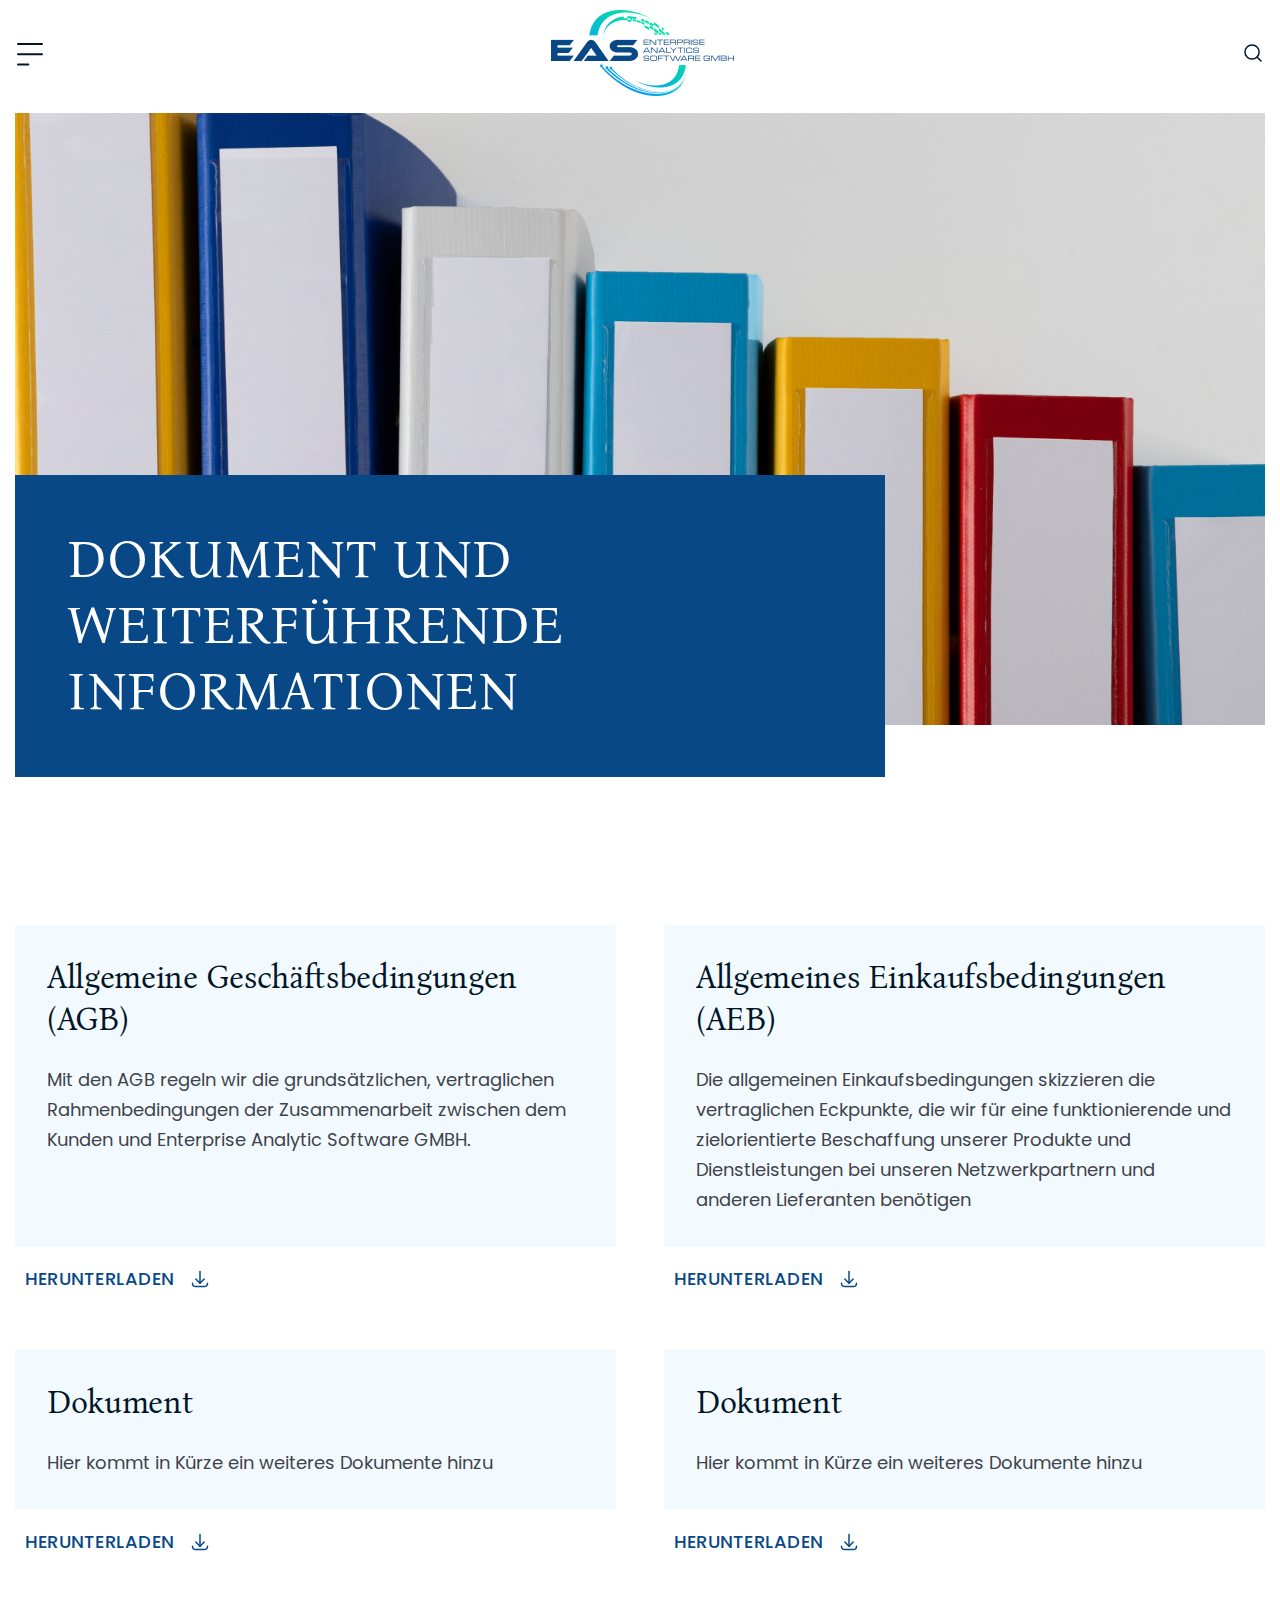
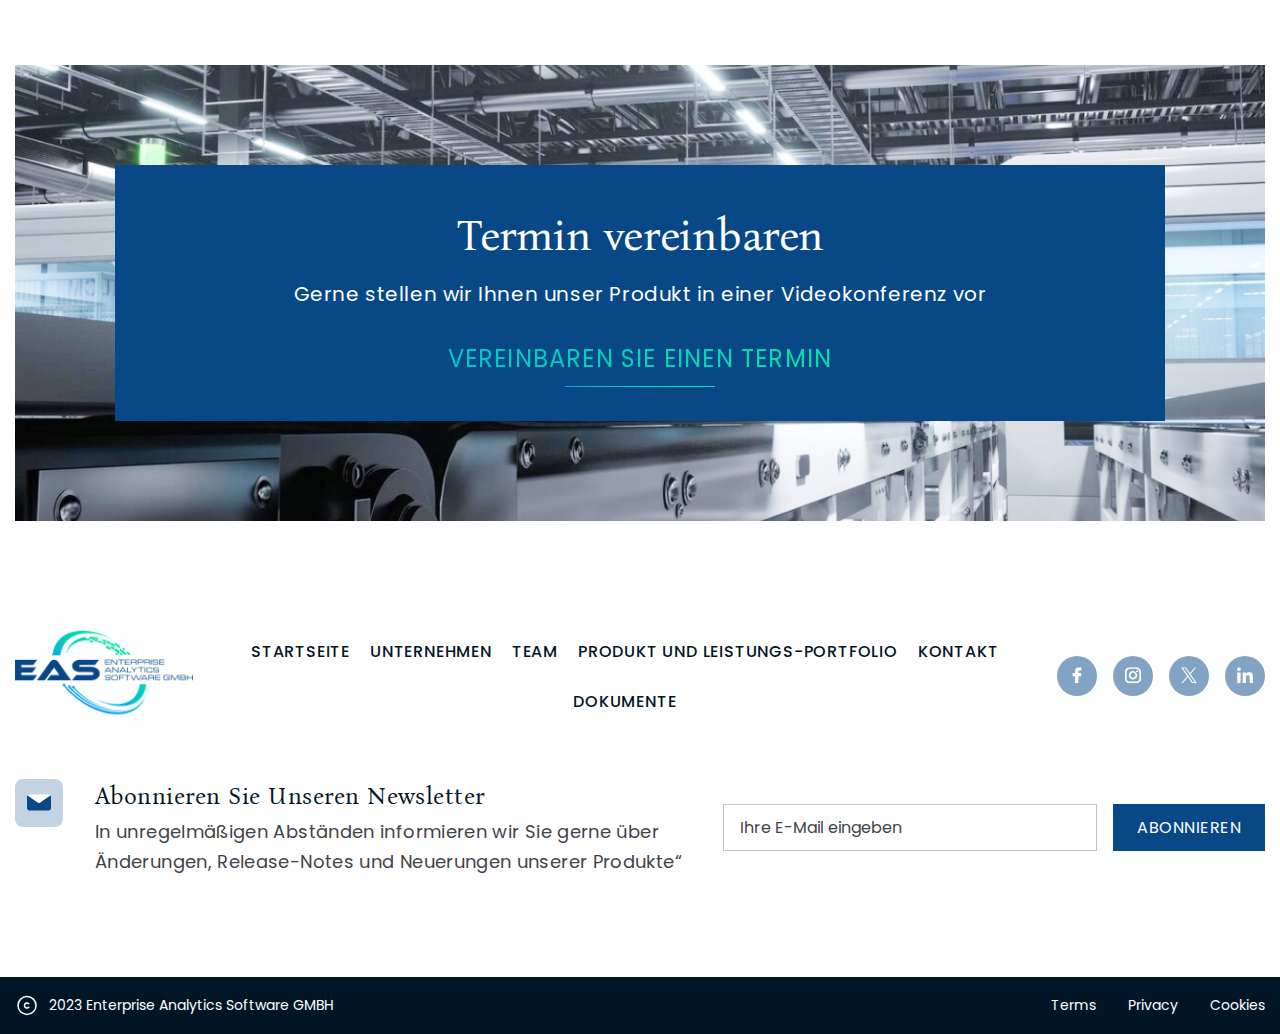
<file: DOKUMENTE.html>
<!DOCTYPE html>
<html lang="en">

<head>
    <meta charset="UTF-8">
    <meta name="viewport" content="width=device-width, initial-scale=1.0">
    <title>EAS</title>
    <link rel="stylesheet" href="./fonts/font.css">
    <link rel="stylesheet" href="./css/style.css">
</head>

<body>
    <header>
        <div class="container">
            <div class="header-wrapper">
                <div class="menu-icon">
                    <svg width="28" height="28" viewBox="0 0 28 28" fill="none" xmlns="http://www.w3.org/2000/svg">
                        <path d="M3 4.96696H27" stroke="#011527" stroke-width="2" stroke-linecap="round"
                            stroke-linejoin="round" />
                        <path d="M3 15.2527H27" stroke="#011527" stroke-width="2" stroke-linecap="round"
                            stroke-linejoin="round" />
                        <path d="M3 25.5384H13.2857" stroke="#011527" stroke-width="2" stroke-linecap="round"
                            stroke-linejoin="round" />
                    </svg>
                </div>
                <div class="side-menu">
                    <ul>
                        <li><a href="#" aria-label="">STARTSEITE</a></li>
                        <li><a href="#" aria-label="">UNTERNEHMEN</a></li>
                        <li><a href="#" aria-label="">TEAM</a></li>
                        <li><a href="#" aria-label="">PRODUKT UND LEISTUNGS-PORTFOLIO</a></li>
                        <li><a href="#" aria-label="">KONTAKT</a></li>
                        <li><a href="#" aria-label="">DOKUMENTE</a></li>
                    </ul>
                    <div class="close-icon">
                        <svg xmlns="http://www.w3.org/2000/svg" width="512" height="512" viewBox="0 0 512 512"
                            version="1.1">
                            <path d="" stroke="none" fill="#080404" fill-rule="evenodd" />
                            <path
                                d="M 45.123 33.084 C 37.692 34.658, 32.785 41.006, 32.846 48.965 C 32.868 51.688, 33.409 54.948, 34.050 56.208 C 34.691 57.469, 79.601 102.938, 133.851 157.250 L 232.486 256 133.292 355.250 C 77.427 411.147, 33.640 455.730, 33.049 457.315 C 29.254 467.500, 35.055 478.393, 44.983 479.725 C 55.001 481.068, 47.619 487.738, 156.250 379.194 L 256 279.523 355.750 379.194 C 464.381 487.738, 456.999 481.068, 467.017 479.725 C 476.945 478.393, 482.746 467.500, 478.951 457.315 C 478.360 455.730, 434.574 411.148, 378.710 355.252 L 279.519 256.005 379.191 156.252 C 487.738 47.618, 481.068 55.001, 479.725 44.983 C 478.393 35.055, 467.500 29.254, 457.315 33.049 C 455.730 33.640, 411.148 77.426, 355.252 133.290 L 256.005 232.481 156.752 133.302 C 81.094 57.698, 56.787 33.974, 54.500 33.501 C 49.115 32.386, 48.540 32.360, 45.123 33.084"
                                stroke="none" fill="#040404" fill-rule="evenodd" />
                        </svg>
                    </div>
                </div>
                <div class="logo">
                    <a href="index.html" aria-label="">
                        <img src="./img/logo.png" alt="logo">
                    </a>
                </div>
                <div class="search">
                    <svg width="24" height="24" viewBox="0 0 24 24" fill="none" xmlns="http://www.w3.org/2000/svg">
                        <circle cx="11.0541" cy="11.059" r="7.06194" stroke="#011527" stroke-width="1.5"
                            stroke-linecap="round" stroke-linejoin="round" />
                        <path d="M19.9985 20.0037L16.0469 16.052" stroke="#011527" stroke-width="1.5"
                            stroke-linecap="round" stroke-linejoin="round" />
                    </svg>
                </div>
            </div>
        </div>
    </header>
    <main>
        <section class="hero-banner docu-banner">
            <div class="hero-wrapper">
                <div class="hero-img">
                    <img src="./img/dokument-bg.png" alt="hero">
                </div>
                <div class="hero-content">
                    <h1>DOKUMENT UND WEITERFÜHRENDE INFORMATIONEN </h1>
                </div>
            </div>
        </section>
        <section class="dokument py py-b">
            <div class="container">
                <div class="dokument-wrapper py">
                    <div class="doc-box">
                        <div class="docs-bg">
                            <div class="doc-title">
                                <h2>Allgemeine Geschäftsbedingungen (AGB)</h2>
                            </div>
                            <div class="doc-dec">
                                <p>Mit den AGB regeln wir die grundsätzlichen, vertraglichen Rahmenbedingungen der
                                    Zusammenarbeit zwischen dem Kunden und Enterprise Analytic Software GMBH.</p>
                            </div>
                        </div>
                        <a href="#" aria-label="">HERUNTERLADEN <svg width="20" height="20" viewBox="0 0 20 20"
                                fill="none" xmlns="http://www.w3.org/2000/svg">
                                <path d="M10.0007 14.1674V2.50073" stroke="#084887" stroke-width="1.5"
                                    stroke-linecap="round" stroke-linejoin="round" />
                                <path
                                    d="M17.5 14.1674C17.5 16.0082 16.0075 17.5007 14.1667 17.5007H5.83333C3.9925 17.5007 2.5 16.0082 2.5 14.1674"
                                    stroke="#084887" stroke-width="1.5" stroke-linecap="round"
                                    stroke-linejoin="round" />
                                <path d="M14.1662 10.0007L9.9987 14.1682L5.83203 10.0007" stroke="#084887"
                                    stroke-width="1.5" stroke-linecap="round" stroke-linejoin="round" />
                            </svg>
                        </a>
                    </div>

                    <div class="doc-box">
                        <div class="docs-bg">
                            <div class="doc-title">
                                <h2>Allgemeines Einkaufsbedingungen (AEB)</h2>
                            </div>
                            <div class="doc-dec">
                                <p>Die allgemeinen Einkaufsbedingungen skizzieren die vertraglichen Eckpunkte, die wir
                                    für eine funktionierende und zielorientierte Beschaffung unserer Produkte und
                                    Dienstleistungen bei unseren Netzwerkpartnern und anderen Lieferanten benötigen</p>
                            </div>
                        </div>
                        <a href="#" aria-label="">HERUNTERLADEN <svg width="20" height="20" viewBox="0 0 20 20"
                                fill="none" xmlns="http://www.w3.org/2000/svg">
                                <path d="M10.0007 14.1674V2.50073" stroke="#084887" stroke-width="1.5"
                                    stroke-linecap="round" stroke-linejoin="round" />
                                <path
                                    d="M17.5 14.1674C17.5 16.0082 16.0075 17.5007 14.1667 17.5007H5.83333C3.9925 17.5007 2.5 16.0082 2.5 14.1674"
                                    stroke="#084887" stroke-width="1.5" stroke-linecap="round"
                                    stroke-linejoin="round" />
                                <path d="M14.1662 10.0007L9.9987 14.1682L5.83203 10.0007" stroke="#084887"
                                    stroke-width="1.5" stroke-linecap="round" stroke-linejoin="round" />
                            </svg>
                        </a>
                    </div>
                    <div class="doc-box">
                        <div class="docs-bg">
                            <div class="doc-title">
                                <h2>Dokument</h2>
                            </div>
                            <div class="doc-dec">
                                <p>Hier kommt in Kürze ein weiteres Dokumente hinzu</p>
                            </div>
                        </div>
                        <a href="#" aria-label="">HERUNTERLADEN <svg width="20" height="20" viewBox="0 0 20 20"
                                fill="none" xmlns="http://www.w3.org/2000/svg">
                                <path d="M10.0007 14.1674V2.50073" stroke="#084887" stroke-width="1.5"
                                    stroke-linecap="round" stroke-linejoin="round" />
                                <path
                                    d="M17.5 14.1674C17.5 16.0082 16.0075 17.5007 14.1667 17.5007H5.83333C3.9925 17.5007 2.5 16.0082 2.5 14.1674"
                                    stroke="#084887" stroke-width="1.5" stroke-linecap="round"
                                    stroke-linejoin="round" />
                                <path d="M14.1662 10.0007L9.9987 14.1682L5.83203 10.0007" stroke="#084887"
                                    stroke-width="1.5" stroke-linecap="round" stroke-linejoin="round" />
                            </svg>
                        </a>
                    </div>
                    <div class="doc-box">
                        <div class="docs-bg">
                            <div class="doc-title">
                                <h2>Dokument</h2>
                            </div>
                            <div class="doc-dec">
                                <p>Hier kommt in Kürze ein weiteres Dokumente hinzu</p>
                            </div>
                        </div>
                        <a href="#" aria-label="">HERUNTERLADEN <svg width="20" height="20" viewBox="0 0 20 20"
                                fill="none" xmlns="http://www.w3.org/2000/svg">
                                <path d="M10.0007 14.1674V2.50073" stroke="#084887" stroke-width="1.5"
                                    stroke-linecap="round" stroke-linejoin="round" />
                                <path
                                    d="M17.5 14.1674C17.5 16.0082 16.0075 17.5007 14.1667 17.5007H5.83333C3.9925 17.5007 2.5 16.0082 2.5 14.1674"
                                    stroke="#084887" stroke-width="1.5" stroke-linecap="round"
                                    stroke-linejoin="round" />
                                <path d="M14.1662 10.0007L9.9987 14.1682L5.83203 10.0007" stroke="#084887"
                                    stroke-width="1.5" stroke-linecap="round" stroke-linejoin="round" />
                            </svg>
                        </a>
                    </div>
                </div>
            </div>
        </section>
        <section class="news-latter ">
            <div class="container">
                <div class="ns-latter">
                    <div class="ns-content">
                        <div class="ns-title">
                            <h2>Termin vereinbaren</h2>
                            <p>Gerne stellen wir Ihnen unser Produkt in einer Videokonferenz vor</p>
                        </div>
                        <a href="#" aria-label="">VEREINBAREN SIE EINEN TERMIN</a>
                    </div>
                </div>
            </div>
        </section>
    </main>
    <footer>
        <div class="container">
            <div class="f-wrapper py">
                <div class="f-main">
                    <div class="f-logo">
                        <a href="#" aria-label="">
                            <img src="./img/logo.png" alt="footer logo">
                        </a>
                    </div>
                    <div class="f-menu">
                        <ul>
                            <li><a href="#" aria-label="">STARTSEITE</a></li>
                            <li><a href="#" aria-label="">UNTERNEHMEN</a></li>
                            <li><a href="#" aria-label="">TEAM</a></li>
                            <li><a href="#" aria-label="">PRODUKT UND LEISTUNGS-PORTFOLIO</a></li>
                            <li><a href="#" aria-label="">KONTAKT</a></li>
                            <li><a href="#" aria-label="">DOKUMENTE</a></li>
                        </ul>
                    </div>
                    <div class="f-social">
                        <a href="#" aria-label=""><svg width="16" height="17" viewBox="0 0 16 17" fill="none"
                                xmlns="http://www.w3.org/2000/svg">
                                <g clip-path="url(#clip0_366_535)">
                                    <path fill-rule="evenodd" clip-rule="evenodd"
                                        d="M9.34398 0.256444C8.99626 0.312225 8.69401 0.383226 8.46898 0.462007C7.28145 0.877757 6.47673 1.81298 6.18688 3.11423C6.10082 3.50054 6.06332 4.10732 6.06301 5.11823L6.06273 5.98541H4.9732C3.92148 5.98541 3.88082 5.98763 3.80207 6.0496C3.65938 6.16182 3.65198 6.24982 3.66238 7.71141L3.6721 9.07801L3.77423 9.18016L3.87635 9.28229L4.96954 9.29194L6.06273 9.3016L6.06291 12.5888C6.06301 14.7454 6.07413 15.9158 6.09523 15.9918C6.11291 16.0555 6.16395 16.1363 6.20863 16.1715C6.28798 16.2339 6.32541 16.2354 7.77788 16.2344C9.35782 16.2333 9.30673 16.2382 9.41573 16.08C9.46507 16.0084 9.46898 15.7578 9.46898 12.6517V9.30057L10.7324 9.29144C11.9583 9.28257 11.9984 9.28035 12.0839 9.21685C12.1324 9.18088 12.1889 9.10354 12.2094 9.04498C12.2578 8.90676 12.2652 6.40007 12.2177 6.22894C12.1991 6.16182 12.1478 6.08626 12.0959 6.04926C12.0091 5.98748 11.965 5.98541 10.7376 5.98541H9.46898L9.46951 5.1026C9.47029 3.84226 9.51691 3.67454 9.92345 3.46979L10.1096 3.37604L11.094 3.36041C12.1138 3.34423 12.1425 3.34038 12.2662 3.20382C12.3257 3.13807 12.3288 3.08163 12.3381 1.86498C12.3486 0.504757 12.3402 0.411163 12.1984 0.2996C12.1188 0.236944 12.0845 0.235507 10.7694 0.239663C10.0284 0.242007 9.38695 0.249569 9.34398 0.256444Z"
                                        fill="white" />
                                </g>
                                <defs>
                                    <clipPath id="clip0_366_535">
                                        <rect width="16" height="16" fill="white" transform="translate(0 0.235352)" />
                                    </clipPath>
                                </defs>
                            </svg>
                        </a>
                        <a href="#" aria-label=""><svg width="16" height="17" viewBox="0 0 16 17" fill="none"
                                xmlns="http://www.w3.org/2000/svg">
                                <g clip-path="url(#clip0_366_538)">
                                    <path fill-rule="evenodd" clip-rule="evenodd"
                                        d="M4.03113 0.282869C2.12101 0.607994 0.601852 1.99181 0.139352 3.82799C0.00110157 4.37681 0.000976562 4.38071 0.000976562 8.23537C0.000976562 12.09 0.00110157 12.0939 0.139352 12.6427C0.560883 14.3162 1.91904 15.6744 3.59251 16.0959C4.14132 16.2342 4.14523 16.2343 7.99988 16.2343C11.8545 16.2343 11.8584 16.2342 12.4073 16.0959C13.7005 15.7702 14.84 14.8672 15.4652 13.6729C15.7065 13.2119 15.9006 12.6135 15.9544 12.1647C15.9662 12.0656 15.9884 11.9769 16.0035 11.9675C16.0193 11.9578 16.0311 10.3359 16.0311 8.20043C16.0311 6.02946 16.0195 4.45765 16.0034 4.46756C15.9882 4.47696 15.9661 4.40396 15.9543 4.30534C15.8426 3.37337 15.3364 2.36937 14.6088 1.63696C13.8801 0.903432 12.9942 0.453307 11.9385 0.280213C11.5658 0.219088 4.3917 0.221526 4.03113 0.282869ZM4.21913 1.90831C2.9137 2.14446 1.90016 3.16506 1.67204 4.47315C1.60151 4.87753 1.60151 11.5932 1.67204 11.9976C1.90185 13.3154 2.91985 14.3334 4.23766 14.5632C4.64204 14.6337 11.3577 14.6337 11.7621 14.5632C13.0799 14.3334 14.0979 13.3154 14.3277 11.9976C14.3983 11.5932 14.3983 4.87753 14.3277 4.47315C14.0979 3.15534 13.0799 2.13734 11.7621 1.90753C11.3819 1.84121 4.58607 1.84193 4.21913 1.90831ZM11.9915 3.14581C11.6795 3.19196 11.3859 3.40906 11.2445 3.69803C11.1402 3.91128 11.1286 4.25484 11.2178 4.49228C11.456 5.12646 12.2769 5.32449 12.8075 4.87578C13.1305 4.60262 13.2303 4.12343 13.0486 3.71831C12.8644 3.30753 12.4425 3.07906 11.9915 3.14581ZM7.70301 4.09793C6.30163 4.23034 5.12751 4.95799 4.43066 6.12599C3.84176 7.11309 3.69807 8.37571 4.04848 9.48487C4.45301 10.7655 5.46976 11.7822 6.75038 12.1868C7.54513 12.4378 8.45463 12.4378 9.24938 12.1868C10.53 11.7822 11.5468 10.7655 11.9513 9.48487C12.1413 8.88353 12.1934 8.08834 12.081 7.50493C11.7526 5.79906 10.4875 4.50984 8.81238 4.17406C8.51713 4.11487 7.9417 4.0754 7.70301 4.09793ZM0.0150078 8.23537C0.0150078 10.3065 0.0187578 11.1537 0.0233203 10.1182C0.0278828 9.08262 0.0278828 7.38809 0.0233203 6.35256C0.0187578 5.31699 0.0150078 6.16428 0.0150078 8.23537ZM7.44879 5.78203C6.97754 5.88453 6.61388 6.09053 6.23448 6.46996C5.71541 6.98899 5.50098 7.50515 5.50098 8.23537C5.50098 8.96559 5.71541 9.48174 6.23448 10.0008C6.75351 10.5198 7.26966 10.7343 7.99988 10.7343C8.7301 10.7343 9.24626 10.5198 9.76529 10.0008C10.2844 9.48174 10.4988 8.96559 10.4988 8.23537C10.4988 7.50515 10.2844 6.98899 9.76529 6.46996C9.38035 6.08503 9.02082 5.88328 8.53695 5.78074C8.27763 5.72578 7.70432 5.72646 7.44879 5.78203Z"
                                        fill="white" />
                                </g>
                                <defs>
                                    <clipPath id="clip0_366_538">
                                        <rect width="16" height="16" fill="white" transform="translate(0 0.235352)" />
                                    </clipPath>
                                </defs>
                            </svg>
                        </a>
                        <a href="#" aria-label=""><svg width="16" height="17" viewBox="0 0 16 17" fill="none"
                                xmlns="http://www.w3.org/2000/svg">
                                <g clip-path="url(#clip0_366_541)">
                                    <path fill-rule="evenodd" clip-rule="evenodd"
                                        d="M0.256391 0.383789C0.971047 1.38479 6.25195 9.1217 6.23989 9.15007C6.23092 9.1712 5.27873 10.2854 4.12386 11.626C2.96902 12.9666 1.60361 14.5521 1.08961 15.1494L0.155078 16.2354L0.866609 16.2339L1.57814 16.2325L4.23439 13.14C6.72367 10.2418 6.89358 10.0511 6.93752 10.1064C6.9633 10.1388 7.91955 11.5303 9.06252 13.1985L11.1406 16.2317L13.495 16.2335L15.8493 16.2354L15.711 16.04C15.41 15.6147 9.53223 7.05066 9.5242 7.02566C9.51948 7.01098 10.81 5.4946 12.392 3.65588C13.974 1.8172 15.2791 0.295383 15.2923 0.274102C15.311 0.243727 15.1655 0.235352 14.6181 0.235352H13.92L11.4066 3.15723C10.0242 4.76426 8.88558 6.0787 8.8763 6.0782C8.86698 6.07769 7.95939 4.76366 6.85939 3.15807L4.85939 0.238883L2.50489 0.237102L0.150391 0.235352L0.256391 0.383789ZM2.14539 1.38651C2.17714 1.43526 4.36814 4.5712 7.01427 8.35526L11.8254 15.2354H12.8674C13.7412 15.2354 13.9053 15.2284 13.8844 15.1925C13.8706 15.169 11.68 12.033 9.01626 8.22376L4.17311 1.29785H3.13039H2.08764L2.14539 1.38651Z"
                                        fill="white" />
                                </g>
                                <defs>
                                    <clipPath id="clip0_366_541">
                                        <rect width="16" height="16" fill="white" transform="translate(0 0.235352)" />
                                    </clipPath>
                                </defs>
                            </svg>
                        </a>
                        <a href="#" aria-label=""><svg width="16" height="17" viewBox="0 0 16 17" fill="none"
                                xmlns="http://www.w3.org/2000/svg">
                                <g clip-path="url(#clip0_366_544)">
                                    <path fill-rule="evenodd" clip-rule="evenodd"
                                        d="M1.43767 0.282571C0.767141 0.464946 0.215672 1.02207 0.0473281 1.6872C-0.0131719 1.9261 -0.0131719 2.38829 0.0473281 2.6272C0.179609 3.14979 0.596016 3.67016 1.06689 3.90132C1.68605 4.20526 2.41245 4.16148 2.97677 3.7862C3.36158 3.53032 3.68664 3.06657 3.80058 2.61091C3.87061 2.33091 3.84617 1.79488 3.75108 1.52523C3.67395 1.30651 3.50183 1.0256 3.32308 0.826727C3.16617 0.652196 2.80173 0.41554 2.55567 0.328415C2.29814 0.237258 1.69517 0.21254 1.43767 0.282571ZM11.5158 5.29973C10.9961 5.37057 10.4842 5.54688 10.0463 5.80582C9.70092 6.01007 9.22552 6.45773 9.03142 6.76154C8.95408 6.8826 8.88027 6.98248 8.86736 6.98348C8.85445 6.98451 8.84392 6.66188 8.84392 6.26657V5.54782H7.25017H5.65642V10.8916V16.2353H7.3283H9.00017L9.00036 13.2744C9.00055 10.1634 9.00673 10.002 9.14395 9.5236C9.39355 8.65354 9.9883 8.2287 10.9529 8.23151C11.7564 8.23385 12.216 8.53723 12.4699 9.23279C12.6589 9.75088 12.6629 9.8257 12.6793 13.1806L12.6942 16.2353H14.3486H16.0031L15.9916 12.665C15.9789 8.70332 15.9829 8.78682 15.7656 7.93845C15.3714 6.39885 14.4867 5.57763 12.9689 5.34235C12.5926 5.28401 11.8014 5.26082 11.5158 5.29973ZM0.250172 10.8916V16.2353H1.92205H3.59392V10.8916V5.54782H1.92205H0.250172V10.8916Z"
                                        fill="white" />
                                </g>
                                <defs>
                                    <clipPath id="clip0_366_544">
                                        <rect width="16" height="16" fill="white" transform="translate(0 0.235352)" />
                                    </clipPath>
                                </defs>
                            </svg>
                        </a>
                    </div>

                </div>
                <div class="f-content">
                    <div class="f-mail">
                        <div class="mail">
                            <svg width="24" height="25" viewBox="0 0 24 25" fill="none"
                                xmlns="http://www.w3.org/2000/svg">
                                <g clip-path="url(#clip0_366_549)">
                                    <path fill-rule="evenodd" clip-rule="evenodd"
                                        d="M1.91166 4.52718C1.76423 4.5629 1.51186 4.65866 1.35084 4.73994C1.05938 4.88708 0.46875 5.40266 0.46875 5.50991C0.46875 5.5409 2.03494 6.63908 3.94922 7.95036C5.8635 9.2616 8.17523 10.8474 9.08644 11.4744C9.99769 12.1014 10.8414 12.6654 10.9614 12.7278C11.608 13.0639 12.3953 13.0622 13.047 12.7234C13.1717 12.6585 13.7096 12.3043 14.2424 11.9362C14.9372 11.4561 22.1806 6.49855 23.5026 5.59827C23.5854 5.54193 23.5717 5.51769 23.2934 5.22786C22.9575 4.87804 22.4253 4.58132 21.9897 4.50097C21.8272 4.47097 18.2534 4.45579 11.9585 4.45827C3.79266 4.46155 2.13548 4.4729 1.91166 4.52718Z"
                                        fill="white" />
                                    <path fill-rule="evenodd" clip-rule="evenodd"
                                        d="M0.314424 5.73203C0.250486 5.84162 0.158799 6.03676 0.110705 6.16567C0.0273145 6.38921 0.0227207 6.67586 0.0108613 12.3739C-0.00273242 18.9043 -0.0176855 18.5087 0.265768 19.1075C0.445018 19.486 0.915971 19.9697 1.30353 20.1734C1.93846 20.507 1.16675 20.4846 11.9998 20.4846C20.5462 20.4846 21.8109 20.4757 22.0731 20.4139C22.9377 20.2101 23.665 19.513 23.9099 18.6534C23.9423 18.5399 23.9863 18.4269 24.0078 18.4024C24.058 18.345 24.0591 6.45718 24.0088 6.48826C23.988 6.50111 23.945 6.4127 23.9133 6.29181C23.8442 6.02786 23.6264 5.57973 23.5673 5.57973C23.5304 5.57973 16.9498 10.0657 14.2422 11.9365C13.7095 12.3047 13.1716 12.6589 13.0469 12.7237C12.3916 13.0644 11.6081 13.0644 10.9528 12.7237C10.8281 12.6589 10.2902 12.3045 9.75749 11.9362C9.22475 11.5679 7.06977 10.0895 4.9686 8.65089C2.86742 7.21229 0.986846 5.92215 0.789502 5.78396L0.430721 5.53271L0.314424 5.73203ZM0.0225801 12.4704C0.0225801 15.7575 0.0281582 17.1022 0.035002 15.4586C0.0418457 13.8151 0.0418457 11.1257 0.035002 9.48207C0.0281582 7.83854 0.0225801 9.18325 0.0225801 12.4704Z"
                                        fill="#084887" />
                                </g>
                                <defs>
                                    <clipPath id="clip0_366_549">
                                        <rect width="24" height="24" fill="white" transform="translate(0 0.470215)" />
                                    </clipPath>
                                </defs>
                            </svg>
                        </div>
                        <div class="mail-text">
                            <div class="f-title">
                                <p>Abonnieren Sie unseren Newsletter</p>
                            </div>
                            <p>In unregelmäßigen Abständen informieren wir Sie gerne über Änderungen, Release-Notes und
                                Neuerungen unserer Produkte“</p>
                        </div>
                    </div>
                    <div class="f-ns-mail">
                        <form action="">
                            <input type="email" name="" id="" placeholder="Ihre E-Mail eingeben">
                            <input type="button" value="ABONNIEREN">
                        </form>
                    </div>
                </div>
            </div>
        </div>
        <div class="copy-right">
            <div class="container">
                <div class="copy-wrapper">
                    <div class="copy-text">
                        <svg width="24" height="25" viewBox="0 0 24 25" fill="none" xmlns="http://www.w3.org/2000/svg">
                            <path fill-rule="evenodd" clip-rule="evenodd"
                                d="M12 21.4702V21.4702C7.029 21.4702 3 17.4412 3 12.4702V12.4702C3 7.49921 7.029 3.47021 12 3.47021V3.47021C16.971 3.47021 21 7.49921 21 12.4702V12.4702C21 17.4412 16.971 21.4702 12 21.4702Z"
                                stroke="white" stroke-width="1.5" stroke-linecap="round" stroke-linejoin="round" />
                            <path
                                d="M13.6783 14.3452C13.2373 14.7322 12.6613 14.9702 12.0293 14.9702C10.6483 14.9702 9.5293 13.8512 9.5293 12.4702C9.5293 11.0892 10.6483 9.97021 12.0293 9.97021C12.6623 9.97021 13.2383 10.2072 13.6783 10.5952"
                                stroke="white" stroke-width="1.5" stroke-linecap="round" stroke-linejoin="round" />
                        </svg>
                        <p>2023 Enterprise Analytics Software GMBH</p>
                    </div>
                    <div class="copy-link">
                        <a href="#" aria-label="">Terms</a>
                        <a href="#" aria-label="">Privacy</a>
                        <a href="#" aria-label="">Cookies</a>
                    </div>
                </div>
            </div>
        </div>
    </footer>

    <script src="./js/script.js"></script>
</body>

</html>
</file>
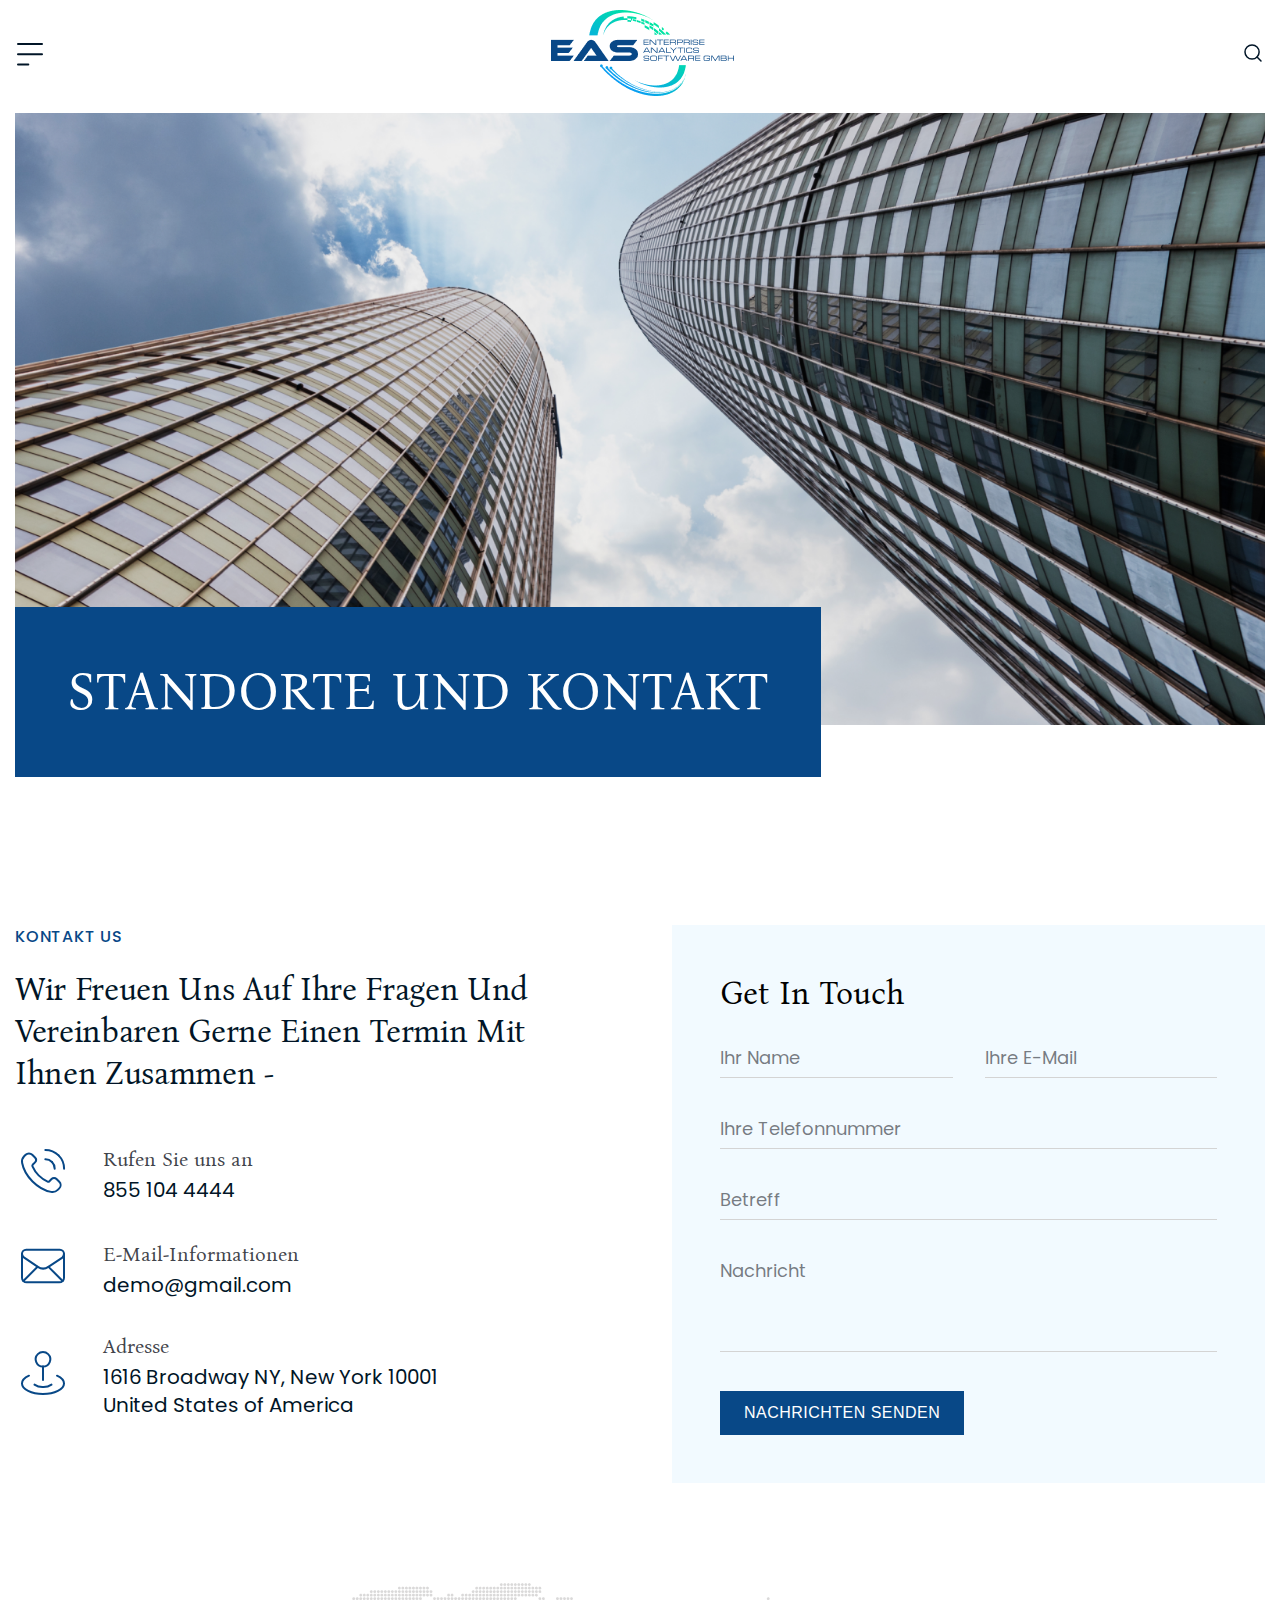
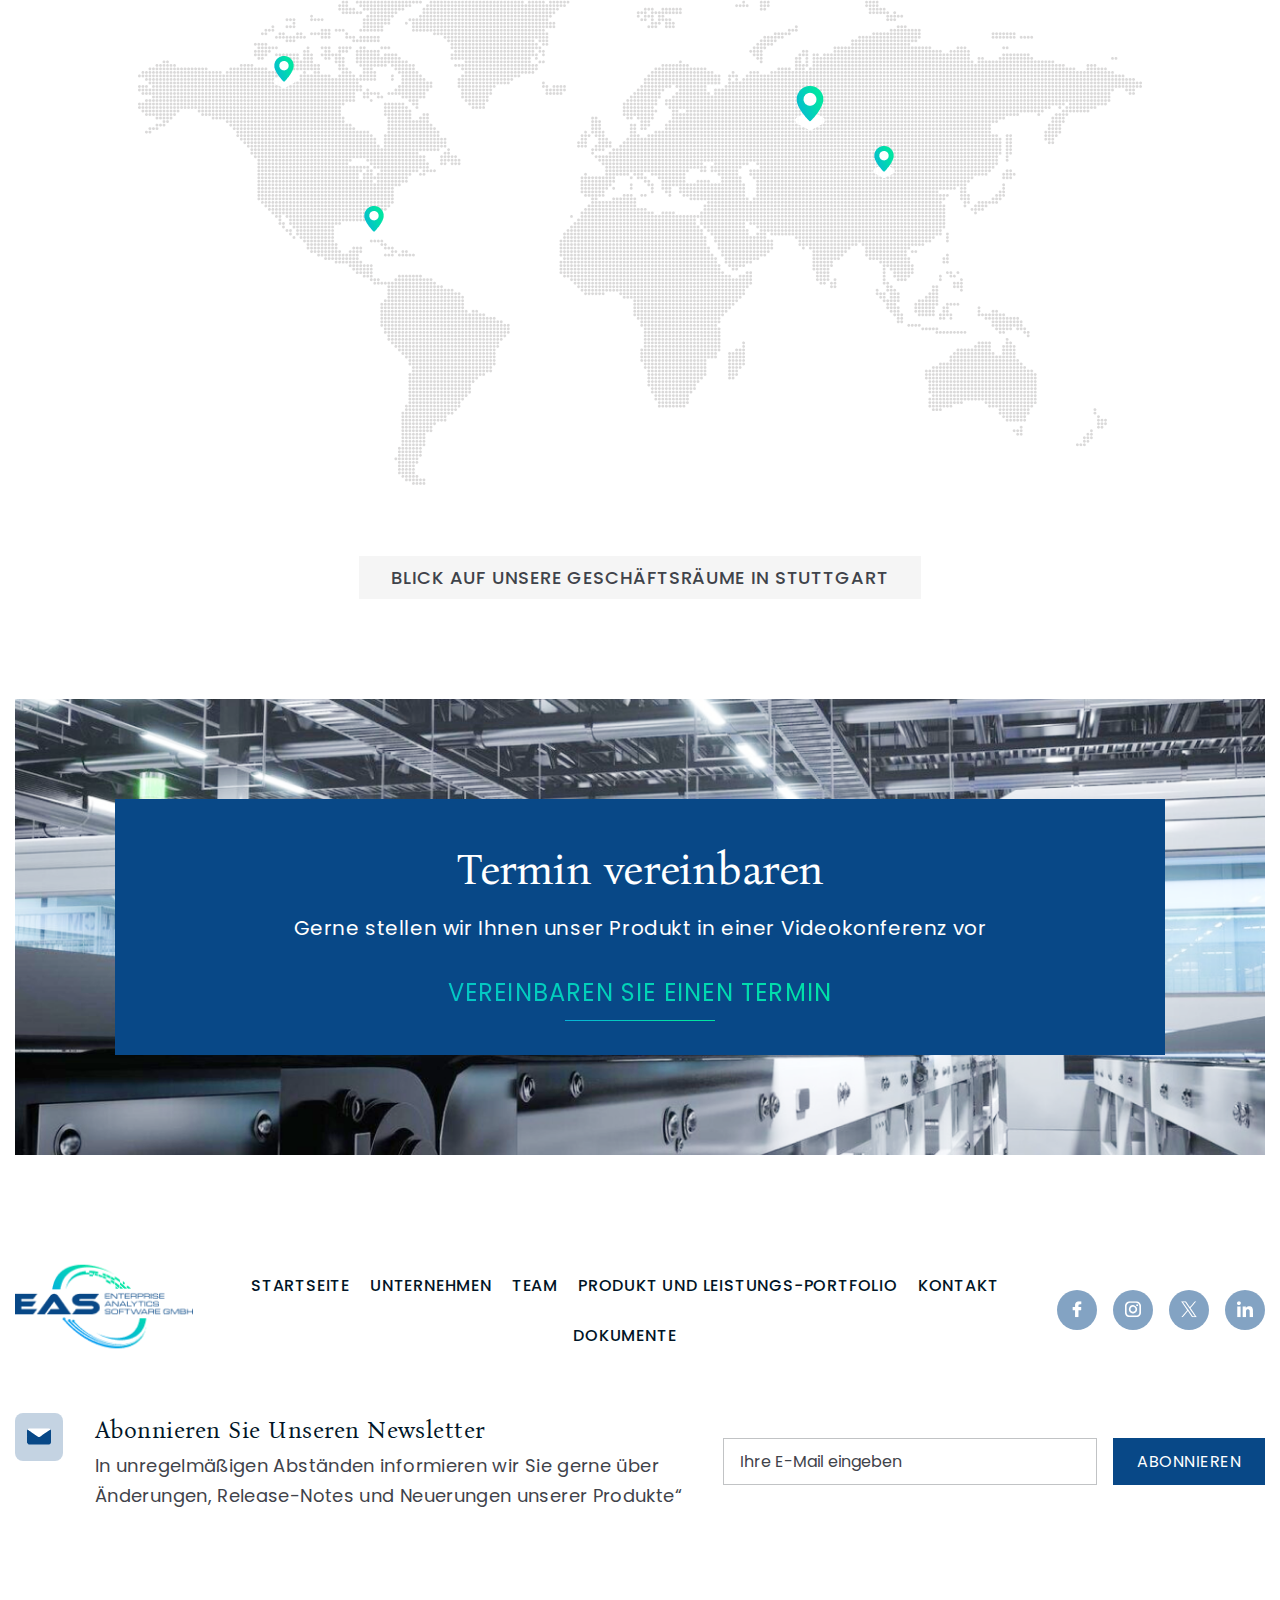
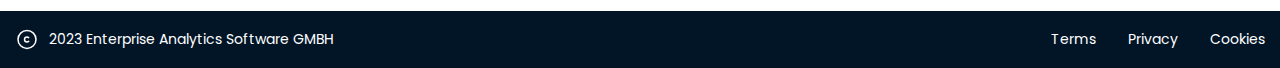
<file: KONTAKT.html>
<!DOCTYPE html>
<html lang="en">

<head>
    <meta charset="UTF-8">
    <meta name="viewport" content="width=device-width, initial-scale=1.0">
    <title>EAS</title>
    <link rel="stylesheet" href="./fonts/font.css">
    <link rel="stylesheet" href="./css/style.css">
</head>

<body>
    <header>
        <div class="container">
            <div class="header-wrapper">
                <div class="menu-icon">
                    <svg width="28" height="28" viewBox="0 0 28 28" fill="none" xmlns="http://www.w3.org/2000/svg">
                        <path d="M3 4.96696H27" stroke="#011527" stroke-width="2" stroke-linecap="round"
                            stroke-linejoin="round" />
                        <path d="M3 15.2527H27" stroke="#011527" stroke-width="2" stroke-linecap="round"
                            stroke-linejoin="round" />
                        <path d="M3 25.5384H13.2857" stroke="#011527" stroke-width="2" stroke-linecap="round"
                            stroke-linejoin="round" />
                    </svg>
                </div>
                <div class="side-menu">
                    <ul>
                        <li><a href="#" aria-label="">STARTSEITE</a></li>
                        <li><a href="#" aria-label="">UNTERNEHMEN</a></li>
                        <li><a href="#" aria-label="">TEAM</a></li>
                        <li><a href="#" aria-label="">PRODUKT UND LEISTUNGS-PORTFOLIO</a></li>
                        <li><a href="#" aria-label="">KONTAKT</a></li>
                        <li><a href="#" aria-label="">DOKUMENTE</a></li>
                    </ul>
                    <div class="close-icon">
                        <svg xmlns="http://www.w3.org/2000/svg" width="512" height="512" viewBox="0 0 512 512"
                            version="1.1">
                            <path d="" stroke="none" fill="#080404" fill-rule="evenodd" />
                            <path
                                d="M 45.123 33.084 C 37.692 34.658, 32.785 41.006, 32.846 48.965 C 32.868 51.688, 33.409 54.948, 34.050 56.208 C 34.691 57.469, 79.601 102.938, 133.851 157.250 L 232.486 256 133.292 355.250 C 77.427 411.147, 33.640 455.730, 33.049 457.315 C 29.254 467.500, 35.055 478.393, 44.983 479.725 C 55.001 481.068, 47.619 487.738, 156.250 379.194 L 256 279.523 355.750 379.194 C 464.381 487.738, 456.999 481.068, 467.017 479.725 C 476.945 478.393, 482.746 467.500, 478.951 457.315 C 478.360 455.730, 434.574 411.148, 378.710 355.252 L 279.519 256.005 379.191 156.252 C 487.738 47.618, 481.068 55.001, 479.725 44.983 C 478.393 35.055, 467.500 29.254, 457.315 33.049 C 455.730 33.640, 411.148 77.426, 355.252 133.290 L 256.005 232.481 156.752 133.302 C 81.094 57.698, 56.787 33.974, 54.500 33.501 C 49.115 32.386, 48.540 32.360, 45.123 33.084"
                                stroke="none" fill="#040404" fill-rule="evenodd" />
                        </svg>
                    </div>
                </div>
                <div class="logo">
                    <a href="index.html" aria-label="">
                        <img src="./img/logo.png" alt="logo">
                    </a>
                </div>
                <div class="search">
                    <svg width="24" height="24" viewBox="0 0 24 24" fill="none" xmlns="http://www.w3.org/2000/svg">
                        <circle cx="11.0541" cy="11.059" r="7.06194" stroke="#011527" stroke-width="1.5"
                            stroke-linecap="round" stroke-linejoin="round" />
                        <path d="M19.9985 20.0037L16.0469 16.052" stroke="#011527" stroke-width="1.5"
                            stroke-linecap="round" stroke-linejoin="round" />
                    </svg>
                </div>
            </div>
        </div>
    </header>
    <main>
        <section class="hero-banner docu-banner">
            <div class="hero-wrapper">
                <div class="hero-img">
                    <img src="./img/kotackt-bg.png" alt="hero">
                </div>
                <div class="hero-content">
                    <h1>STANDORTE UND KONTAKT </h1>
                </div>
            </div>
        </section>

        <section class="contact py py-b">
            <div class="container">
                <div class="contact-wrapper py py-b">
                    <div class="contact-text">
                        <div class="com-title">
                            <span> KONTAKT US </span>
                            <h2>Wir freuen uns auf Ihre Fragen und vereinbaren gerne einen Termin mit Ihnen zusammen -
                            </h2>
                        </div>
                        <div class="contact-detail">
                            <div class="cd-box">
                                <div class="cd-img">
                                    <img src="./img/call.svg" alt="call">
                                </div>
                                <div class="cd-title">
                                    <p>Rufen Sie uns an</p>
                                    <a href="tel:+8551044444">855 104 4444</a>
                                </div>
                            </div>

                            <div class="cd-box">
                                <div class="cd-img">
                                    <img src="./img/mail.svg" alt="call">
                                </div>
                                <div class="cd-title">
                                    <p>E-Mail-Informationen</p>
                                    <a href="mailto:demo@gmail.com">demo@gmail.com</a>
                                </div>
                            </div>
                            <div class="cd-box">
                                <div class="cd-img">
                                    <img src="./img/location.svg" alt="call">
                                </div>
                                <div class="cd-title">
                                    <p>Adresse</p>
                                    <p>1616 Broadway NY, New York 10001 <br>United States of America</p>
                                </div>
                            </div>
                        </div>
                    </div>
                    <div class="contact-form">
                        <h3>Get In Touch</h3>
                        <form action="">
                            <div class="in-filds">
                                <div class="in-fild">
                                    <input type="text" name="" id="" placeholder="Ihr Name">
                                </div>
                                <div class="in-fild">
                                    <input type="email" name="" id="" placeholder="Ihre E-Mail">
                                </div>
                            </div>
                            <div class="in-fild">
                                <input type="tel" name="" id="" placeholder="Ihre Telefonnummer">
                            </div>
                            <div class="in-fild">
                                <input type="text" name="" id="" placeholder="Betreff">
                            </div>
                            <div class="in-fild">
                                <textarea name="" id="" placeholder="Nachricht"></textarea>
                            </div>
                            <div class="in-button">
                                <input type="submit" name="" id="" value="NACHRICHTEN SENDEN">
                            </div>
                        </form>
                    </div>
                </div>
            </div>
        </section>

        <section class="map py">
            <div class="container">
                <div class="map-wrapper">
                    <div class="map-img">
                        <img src="./img/map.png" alt="google map">  
                    </div>
                    <div class="maping-text">
                        <p>BLICK AUF UNSERE GESCHÄFTSRÄUME IN STUTTGART</p>
                    </div>
                </div>
            </div>
        </section>

        <section class="news-latter ">
            <div class="container">
                <div class="ns-latter">
                    <div class="ns-content">
                        <div class="ns-title">
                            <h2>Termin vereinbaren</h2>
                            <p>Gerne stellen wir Ihnen unser Produkt in einer Videokonferenz vor</p>
                        </div>
                        <a href="#" aria-label="">VEREINBAREN SIE EINEN TERMIN</a>
                    </div>
                </div>
            </div>
        </section>
    </main>
    <footer>
        <div class="container">
            <div class="f-wrapper py">
                <div class="f-main">
                    <div class="f-logo">
                        <a href="#" aria-label="">
                            <img src="./img/logo.png" alt="footer logo">
                        </a>
                    </div>
                    <div class="f-menu">
                        <ul>
                            <li><a href="#" aria-label="">STARTSEITE</a></li>
                            <li><a href="#" aria-label="">UNTERNEHMEN</a></li>
                            <li><a href="#" aria-label="">TEAM</a></li>
                            <li><a href="#" aria-label="">PRODUKT UND LEISTUNGS-PORTFOLIO</a></li>
                            <li><a href="#" aria-label="">KONTAKT</a></li>
                            <li><a href="#" aria-label="">DOKUMENTE</a></li>
                        </ul>
                    </div>
                    <div class="f-social">
                        <a href="#" aria-label=""><svg width="16" height="17" viewBox="0 0 16 17" fill="none"
                                xmlns="http://www.w3.org/2000/svg">
                                <g clip-path="url(#clip0_366_535)">
                                    <path fill-rule="evenodd" clip-rule="evenodd"
                                        d="M9.34398 0.256444C8.99626 0.312225 8.69401 0.383226 8.46898 0.462007C7.28145 0.877757 6.47673 1.81298 6.18688 3.11423C6.10082 3.50054 6.06332 4.10732 6.06301 5.11823L6.06273 5.98541H4.9732C3.92148 5.98541 3.88082 5.98763 3.80207 6.0496C3.65938 6.16182 3.65198 6.24982 3.66238 7.71141L3.6721 9.07801L3.77423 9.18016L3.87635 9.28229L4.96954 9.29194L6.06273 9.3016L6.06291 12.5888C6.06301 14.7454 6.07413 15.9158 6.09523 15.9918C6.11291 16.0555 6.16395 16.1363 6.20863 16.1715C6.28798 16.2339 6.32541 16.2354 7.77788 16.2344C9.35782 16.2333 9.30673 16.2382 9.41573 16.08C9.46507 16.0084 9.46898 15.7578 9.46898 12.6517V9.30057L10.7324 9.29144C11.9583 9.28257 11.9984 9.28035 12.0839 9.21685C12.1324 9.18088 12.1889 9.10354 12.2094 9.04498C12.2578 8.90676 12.2652 6.40007 12.2177 6.22894C12.1991 6.16182 12.1478 6.08626 12.0959 6.04926C12.0091 5.98748 11.965 5.98541 10.7376 5.98541H9.46898L9.46951 5.1026C9.47029 3.84226 9.51691 3.67454 9.92345 3.46979L10.1096 3.37604L11.094 3.36041C12.1138 3.34423 12.1425 3.34038 12.2662 3.20382C12.3257 3.13807 12.3288 3.08163 12.3381 1.86498C12.3486 0.504757 12.3402 0.411163 12.1984 0.2996C12.1188 0.236944 12.0845 0.235507 10.7694 0.239663C10.0284 0.242007 9.38695 0.249569 9.34398 0.256444Z"
                                        fill="white" />
                                </g>
                                <defs>
                                    <clipPath id="clip0_366_535">
                                        <rect width="16" height="16" fill="white" transform="translate(0 0.235352)" />
                                    </clipPath>
                                </defs>
                            </svg>
                        </a>
                        <a href="#" aria-label=""><svg width="16" height="17" viewBox="0 0 16 17" fill="none"
                                xmlns="http://www.w3.org/2000/svg">
                                <g clip-path="url(#clip0_366_538)">
                                    <path fill-rule="evenodd" clip-rule="evenodd"
                                        d="M4.03113 0.282869C2.12101 0.607994 0.601852 1.99181 0.139352 3.82799C0.00110157 4.37681 0.000976562 4.38071 0.000976562 8.23537C0.000976562 12.09 0.00110157 12.0939 0.139352 12.6427C0.560883 14.3162 1.91904 15.6744 3.59251 16.0959C4.14132 16.2342 4.14523 16.2343 7.99988 16.2343C11.8545 16.2343 11.8584 16.2342 12.4073 16.0959C13.7005 15.7702 14.84 14.8672 15.4652 13.6729C15.7065 13.2119 15.9006 12.6135 15.9544 12.1647C15.9662 12.0656 15.9884 11.9769 16.0035 11.9675C16.0193 11.9578 16.0311 10.3359 16.0311 8.20043C16.0311 6.02946 16.0195 4.45765 16.0034 4.46756C15.9882 4.47696 15.9661 4.40396 15.9543 4.30534C15.8426 3.37337 15.3364 2.36937 14.6088 1.63696C13.8801 0.903432 12.9942 0.453307 11.9385 0.280213C11.5658 0.219088 4.3917 0.221526 4.03113 0.282869ZM4.21913 1.90831C2.9137 2.14446 1.90016 3.16506 1.67204 4.47315C1.60151 4.87753 1.60151 11.5932 1.67204 11.9976C1.90185 13.3154 2.91985 14.3334 4.23766 14.5632C4.64204 14.6337 11.3577 14.6337 11.7621 14.5632C13.0799 14.3334 14.0979 13.3154 14.3277 11.9976C14.3983 11.5932 14.3983 4.87753 14.3277 4.47315C14.0979 3.15534 13.0799 2.13734 11.7621 1.90753C11.3819 1.84121 4.58607 1.84193 4.21913 1.90831ZM11.9915 3.14581C11.6795 3.19196 11.3859 3.40906 11.2445 3.69803C11.1402 3.91128 11.1286 4.25484 11.2178 4.49228C11.456 5.12646 12.2769 5.32449 12.8075 4.87578C13.1305 4.60262 13.2303 4.12343 13.0486 3.71831C12.8644 3.30753 12.4425 3.07906 11.9915 3.14581ZM7.70301 4.09793C6.30163 4.23034 5.12751 4.95799 4.43066 6.12599C3.84176 7.11309 3.69807 8.37571 4.04848 9.48487C4.45301 10.7655 5.46976 11.7822 6.75038 12.1868C7.54513 12.4378 8.45463 12.4378 9.24938 12.1868C10.53 11.7822 11.5468 10.7655 11.9513 9.48487C12.1413 8.88353 12.1934 8.08834 12.081 7.50493C11.7526 5.79906 10.4875 4.50984 8.81238 4.17406C8.51713 4.11487 7.9417 4.0754 7.70301 4.09793ZM0.0150078 8.23537C0.0150078 10.3065 0.0187578 11.1537 0.0233203 10.1182C0.0278828 9.08262 0.0278828 7.38809 0.0233203 6.35256C0.0187578 5.31699 0.0150078 6.16428 0.0150078 8.23537ZM7.44879 5.78203C6.97754 5.88453 6.61388 6.09053 6.23448 6.46996C5.71541 6.98899 5.50098 7.50515 5.50098 8.23537C5.50098 8.96559 5.71541 9.48174 6.23448 10.0008C6.75351 10.5198 7.26966 10.7343 7.99988 10.7343C8.7301 10.7343 9.24626 10.5198 9.76529 10.0008C10.2844 9.48174 10.4988 8.96559 10.4988 8.23537C10.4988 7.50515 10.2844 6.98899 9.76529 6.46996C9.38035 6.08503 9.02082 5.88328 8.53695 5.78074C8.27763 5.72578 7.70432 5.72646 7.44879 5.78203Z"
                                        fill="white" />
                                </g>
                                <defs>
                                    <clipPath id="clip0_366_538">
                                        <rect width="16" height="16" fill="white" transform="translate(0 0.235352)" />
                                    </clipPath>
                                </defs>
                            </svg>
                        </a>
                        <a href="#" aria-label=""><svg width="16" height="17" viewBox="0 0 16 17" fill="none"
                                xmlns="http://www.w3.org/2000/svg">
                                <g clip-path="url(#clip0_366_541)">
                                    <path fill-rule="evenodd" clip-rule="evenodd"
                                        d="M0.256391 0.383789C0.971047 1.38479 6.25195 9.1217 6.23989 9.15007C6.23092 9.1712 5.27873 10.2854 4.12386 11.626C2.96902 12.9666 1.60361 14.5521 1.08961 15.1494L0.155078 16.2354L0.866609 16.2339L1.57814 16.2325L4.23439 13.14C6.72367 10.2418 6.89358 10.0511 6.93752 10.1064C6.9633 10.1388 7.91955 11.5303 9.06252 13.1985L11.1406 16.2317L13.495 16.2335L15.8493 16.2354L15.711 16.04C15.41 15.6147 9.53223 7.05066 9.5242 7.02566C9.51948 7.01098 10.81 5.4946 12.392 3.65588C13.974 1.8172 15.2791 0.295383 15.2923 0.274102C15.311 0.243727 15.1655 0.235352 14.6181 0.235352H13.92L11.4066 3.15723C10.0242 4.76426 8.88558 6.0787 8.8763 6.0782C8.86698 6.07769 7.95939 4.76366 6.85939 3.15807L4.85939 0.238883L2.50489 0.237102L0.150391 0.235352L0.256391 0.383789ZM2.14539 1.38651C2.17714 1.43526 4.36814 4.5712 7.01427 8.35526L11.8254 15.2354H12.8674C13.7412 15.2354 13.9053 15.2284 13.8844 15.1925C13.8706 15.169 11.68 12.033 9.01626 8.22376L4.17311 1.29785H3.13039H2.08764L2.14539 1.38651Z"
                                        fill="white" />
                                </g>
                                <defs>
                                    <clipPath id="clip0_366_541">
                                        <rect width="16" height="16" fill="white" transform="translate(0 0.235352)" />
                                    </clipPath>
                                </defs>
                            </svg>
                        </a>
                        <a href="#" aria-label=""><svg width="16" height="17" viewBox="0 0 16 17" fill="none"
                                xmlns="http://www.w3.org/2000/svg">
                                <g clip-path="url(#clip0_366_544)">
                                    <path fill-rule="evenodd" clip-rule="evenodd"
                                        d="M1.43767 0.282571C0.767141 0.464946 0.215672 1.02207 0.0473281 1.6872C-0.0131719 1.9261 -0.0131719 2.38829 0.0473281 2.6272C0.179609 3.14979 0.596016 3.67016 1.06689 3.90132C1.68605 4.20526 2.41245 4.16148 2.97677 3.7862C3.36158 3.53032 3.68664 3.06657 3.80058 2.61091C3.87061 2.33091 3.84617 1.79488 3.75108 1.52523C3.67395 1.30651 3.50183 1.0256 3.32308 0.826727C3.16617 0.652196 2.80173 0.41554 2.55567 0.328415C2.29814 0.237258 1.69517 0.21254 1.43767 0.282571ZM11.5158 5.29973C10.9961 5.37057 10.4842 5.54688 10.0463 5.80582C9.70092 6.01007 9.22552 6.45773 9.03142 6.76154C8.95408 6.8826 8.88027 6.98248 8.86736 6.98348C8.85445 6.98451 8.84392 6.66188 8.84392 6.26657V5.54782H7.25017H5.65642V10.8916V16.2353H7.3283H9.00017L9.00036 13.2744C9.00055 10.1634 9.00673 10.002 9.14395 9.5236C9.39355 8.65354 9.9883 8.2287 10.9529 8.23151C11.7564 8.23385 12.216 8.53723 12.4699 9.23279C12.6589 9.75088 12.6629 9.8257 12.6793 13.1806L12.6942 16.2353H14.3486H16.0031L15.9916 12.665C15.9789 8.70332 15.9829 8.78682 15.7656 7.93845C15.3714 6.39885 14.4867 5.57763 12.9689 5.34235C12.5926 5.28401 11.8014 5.26082 11.5158 5.29973ZM0.250172 10.8916V16.2353H1.92205H3.59392V10.8916V5.54782H1.92205H0.250172V10.8916Z"
                                        fill="white" />
                                </g>
                                <defs>
                                    <clipPath id="clip0_366_544">
                                        <rect width="16" height="16" fill="white" transform="translate(0 0.235352)" />
                                    </clipPath>
                                </defs>
                            </svg>
                        </a>
                    </div>

                </div>
                <div class="f-content">
                    <div class="f-mail">
                        <div class="mail">
                            <svg width="24" height="25" viewBox="0 0 24 25" fill="none"
                                xmlns="http://www.w3.org/2000/svg">
                                <g clip-path="url(#clip0_366_549)">
                                    <path fill-rule="evenodd" clip-rule="evenodd"
                                        d="M1.91166 4.52718C1.76423 4.5629 1.51186 4.65866 1.35084 4.73994C1.05938 4.88708 0.46875 5.40266 0.46875 5.50991C0.46875 5.5409 2.03494 6.63908 3.94922 7.95036C5.8635 9.2616 8.17523 10.8474 9.08644 11.4744C9.99769 12.1014 10.8414 12.6654 10.9614 12.7278C11.608 13.0639 12.3953 13.0622 13.047 12.7234C13.1717 12.6585 13.7096 12.3043 14.2424 11.9362C14.9372 11.4561 22.1806 6.49855 23.5026 5.59827C23.5854 5.54193 23.5717 5.51769 23.2934 5.22786C22.9575 4.87804 22.4253 4.58132 21.9897 4.50097C21.8272 4.47097 18.2534 4.45579 11.9585 4.45827C3.79266 4.46155 2.13548 4.4729 1.91166 4.52718Z"
                                        fill="white" />
                                    <path fill-rule="evenodd" clip-rule="evenodd"
                                        d="M0.314424 5.73203C0.250486 5.84162 0.158799 6.03676 0.110705 6.16567C0.0273145 6.38921 0.0227207 6.67586 0.0108613 12.3739C-0.00273242 18.9043 -0.0176855 18.5087 0.265768 19.1075C0.445018 19.486 0.915971 19.9697 1.30353 20.1734C1.93846 20.507 1.16675 20.4846 11.9998 20.4846C20.5462 20.4846 21.8109 20.4757 22.0731 20.4139C22.9377 20.2101 23.665 19.513 23.9099 18.6534C23.9423 18.5399 23.9863 18.4269 24.0078 18.4024C24.058 18.345 24.0591 6.45718 24.0088 6.48826C23.988 6.50111 23.945 6.4127 23.9133 6.29181C23.8442 6.02786 23.6264 5.57973 23.5673 5.57973C23.5304 5.57973 16.9498 10.0657 14.2422 11.9365C13.7095 12.3047 13.1716 12.6589 13.0469 12.7237C12.3916 13.0644 11.6081 13.0644 10.9528 12.7237C10.8281 12.6589 10.2902 12.3045 9.75749 11.9362C9.22475 11.5679 7.06977 10.0895 4.9686 8.65089C2.86742 7.21229 0.986846 5.92215 0.789502 5.78396L0.430721 5.53271L0.314424 5.73203ZM0.0225801 12.4704C0.0225801 15.7575 0.0281582 17.1022 0.035002 15.4586C0.0418457 13.8151 0.0418457 11.1257 0.035002 9.48207C0.0281582 7.83854 0.0225801 9.18325 0.0225801 12.4704Z"
                                        fill="#084887" />
                                </g>
                                <defs>
                                    <clipPath id="clip0_366_549">
                                        <rect width="24" height="24" fill="white" transform="translate(0 0.470215)" />
                                    </clipPath>
                                </defs>
                            </svg>
                        </div>
                        <div class="mail-text">
                            <div class="f-title">
                                <p>Abonnieren Sie unseren Newsletter</p>
                            </div>
                            <p>In unregelmäßigen Abständen informieren wir Sie gerne über Änderungen, Release-Notes und
                                Neuerungen unserer Produkte“</p>
                        </div>
                    </div>
                    <div class="f-ns-mail">
                        <form action="">
                            <input type="email" name="" id="" placeholder="Ihre E-Mail eingeben">
                            <input type="button" value="ABONNIEREN">
                        </form>
                    </div>
                </div>
            </div>
        </div>
        <div class="copy-right">
            <div class="container">
                <div class="copy-wrapper">
                    <div class="copy-text">
                        <svg width="24" height="25" viewBox="0 0 24 25" fill="none" xmlns="http://www.w3.org/2000/svg">
                            <path fill-rule="evenodd" clip-rule="evenodd"
                                d="M12 21.4702V21.4702C7.029 21.4702 3 17.4412 3 12.4702V12.4702C3 7.49921 7.029 3.47021 12 3.47021V3.47021C16.971 3.47021 21 7.49921 21 12.4702V12.4702C21 17.4412 16.971 21.4702 12 21.4702Z"
                                stroke="white" stroke-width="1.5" stroke-linecap="round" stroke-linejoin="round" />
                            <path
                                d="M13.6783 14.3452C13.2373 14.7322 12.6613 14.9702 12.0293 14.9702C10.6483 14.9702 9.5293 13.8512 9.5293 12.4702C9.5293 11.0892 10.6483 9.97021 12.0293 9.97021C12.6623 9.97021 13.2383 10.2072 13.6783 10.5952"
                                stroke="white" stroke-width="1.5" stroke-linecap="round" stroke-linejoin="round" />
                        </svg>
                        <p>2023 Enterprise Analytics Software GMBH</p>
                    </div>
                    <div class="copy-link">
                        <a href="#" aria-label="">Terms</a>
                        <a href="#" aria-label="">Privacy</a>
                        <a href="#" aria-label="">Cookies</a>
                    </div>
                </div>
            </div>
        </div>
    </footer>

    <script src="./js/script.js"></script>
</body>

</html>
</file>
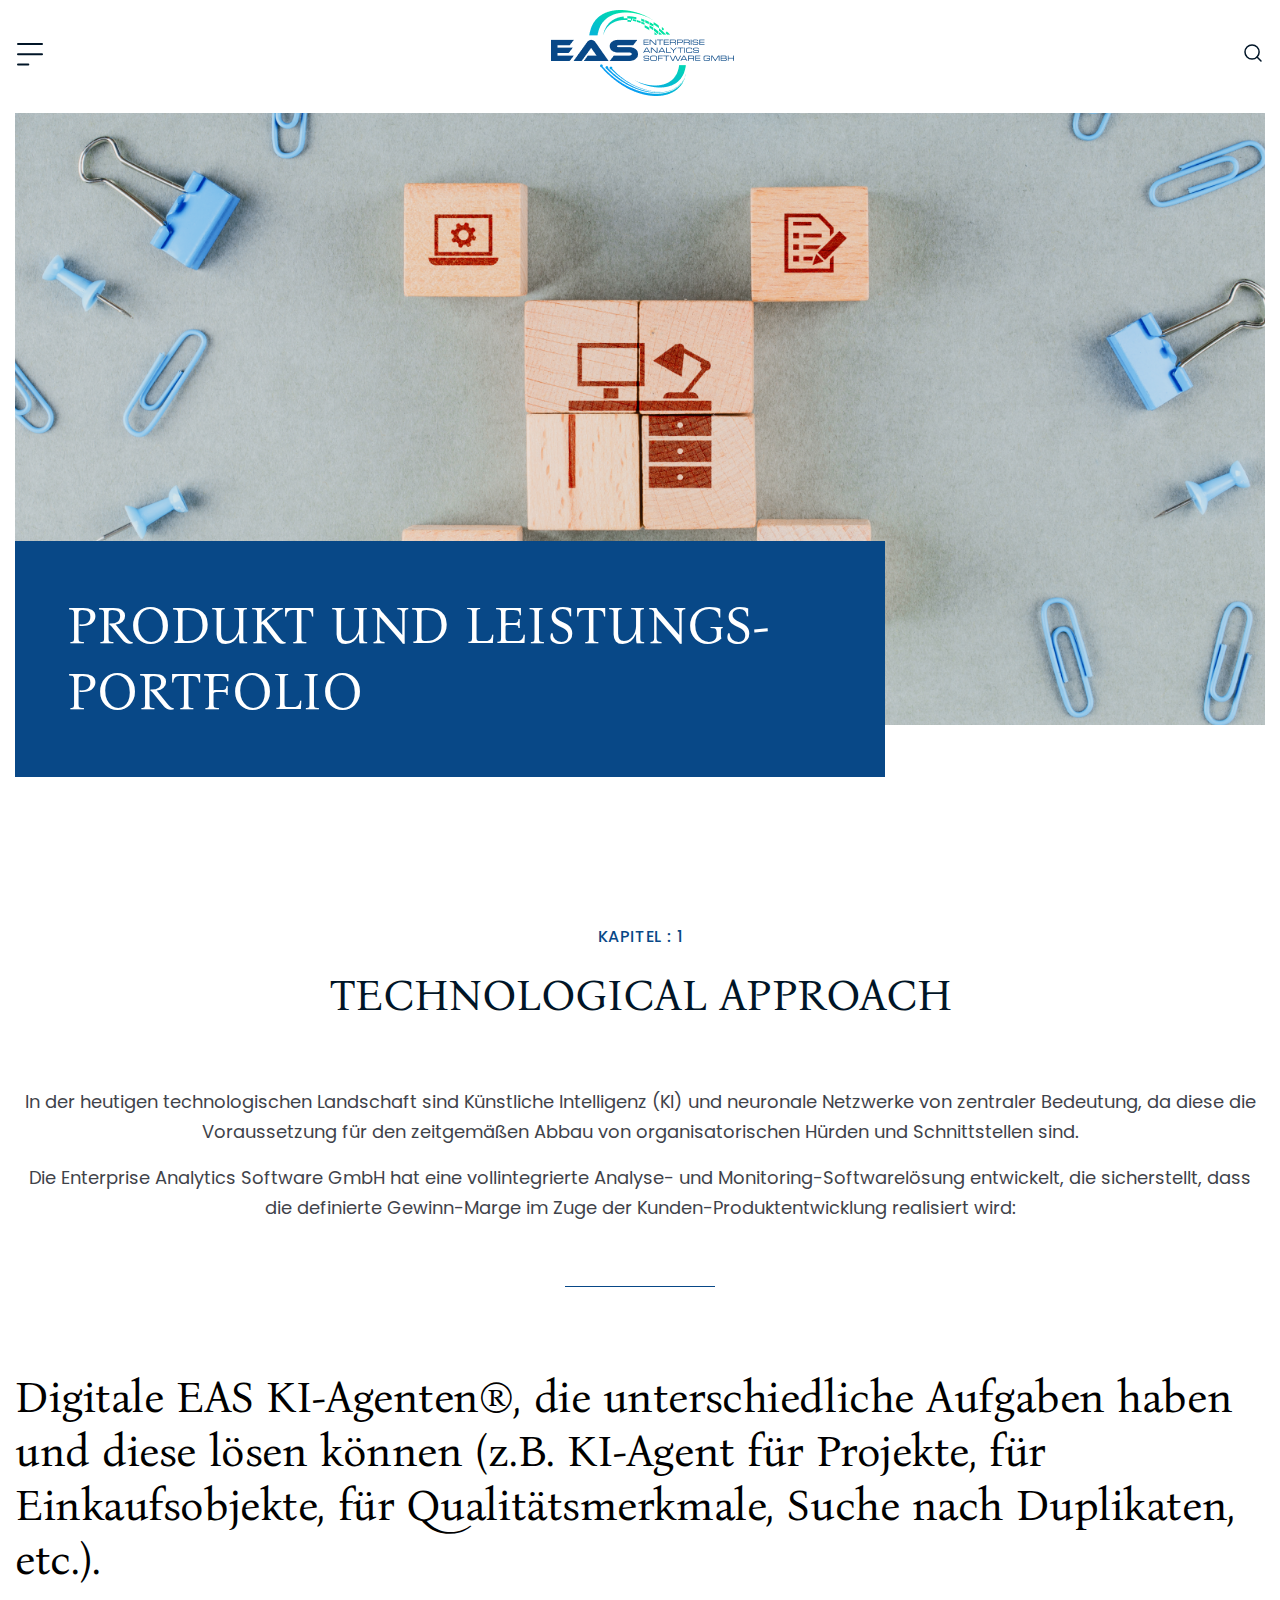
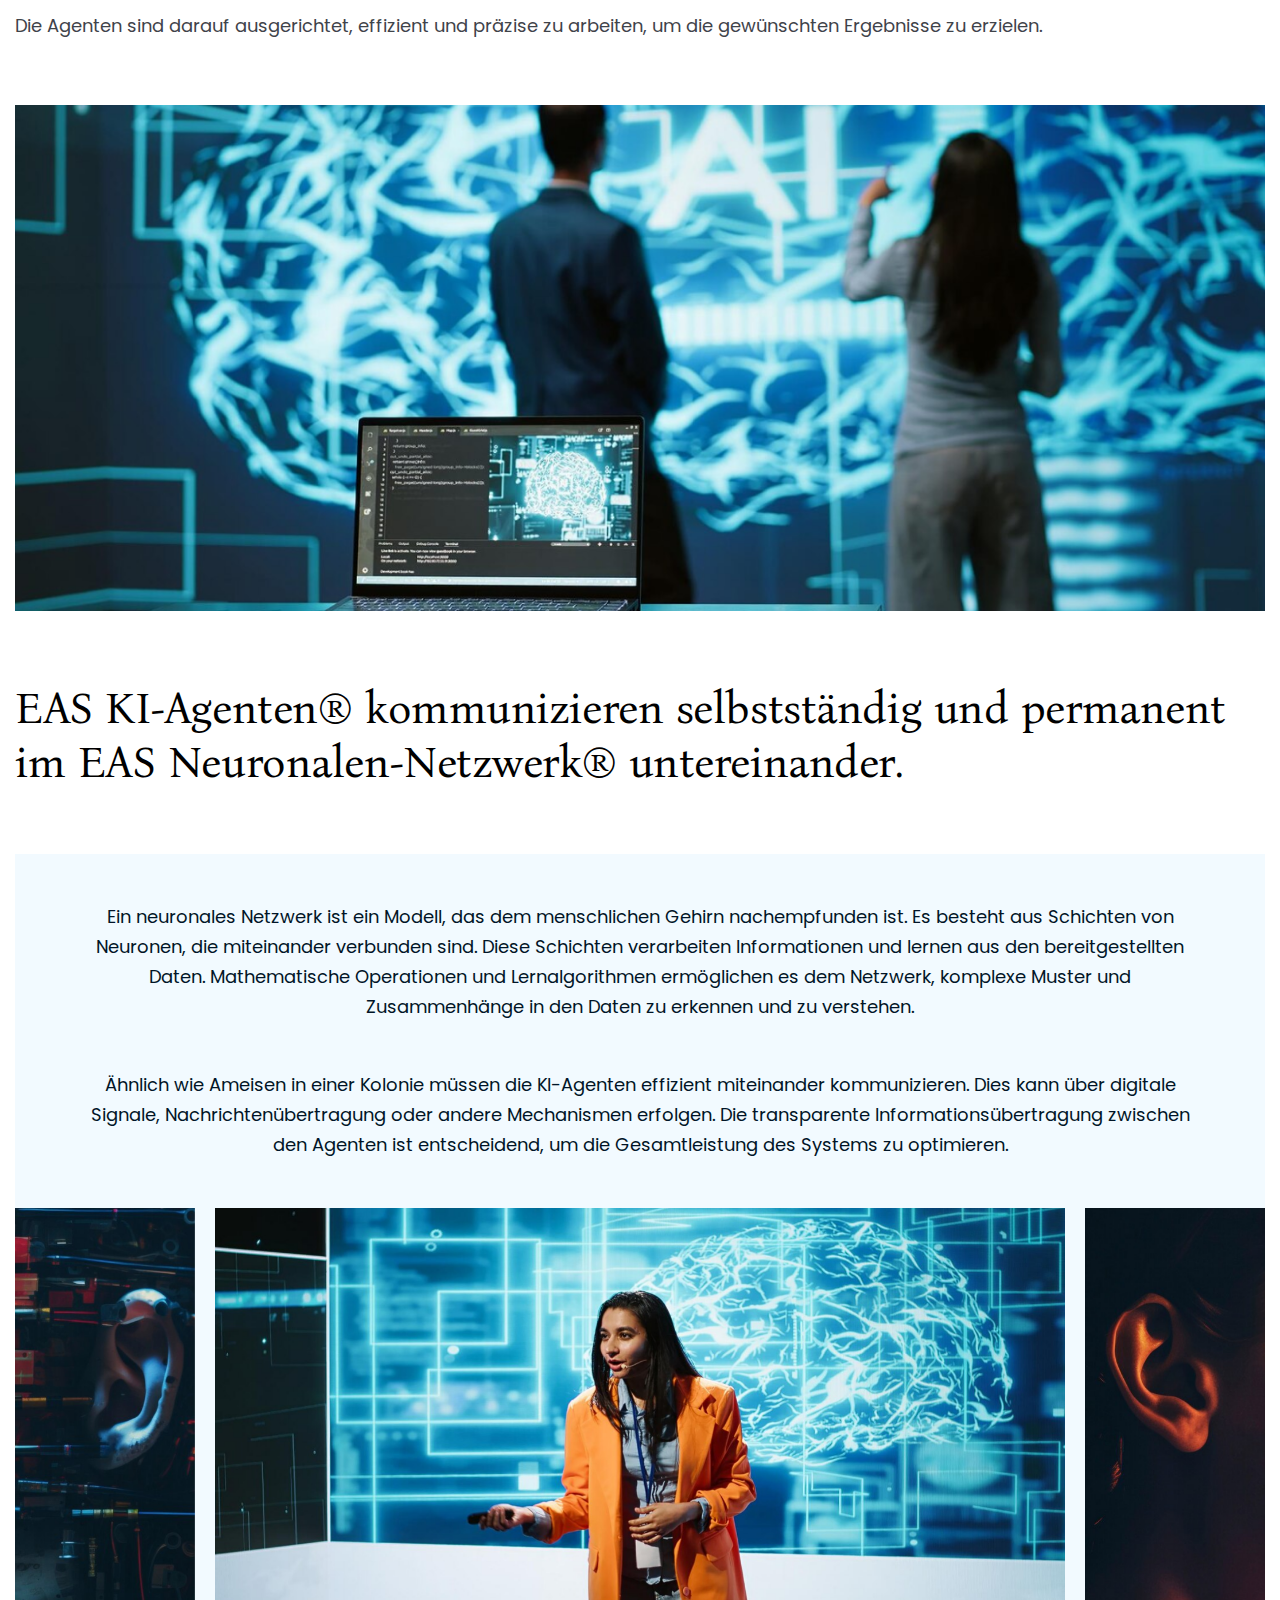
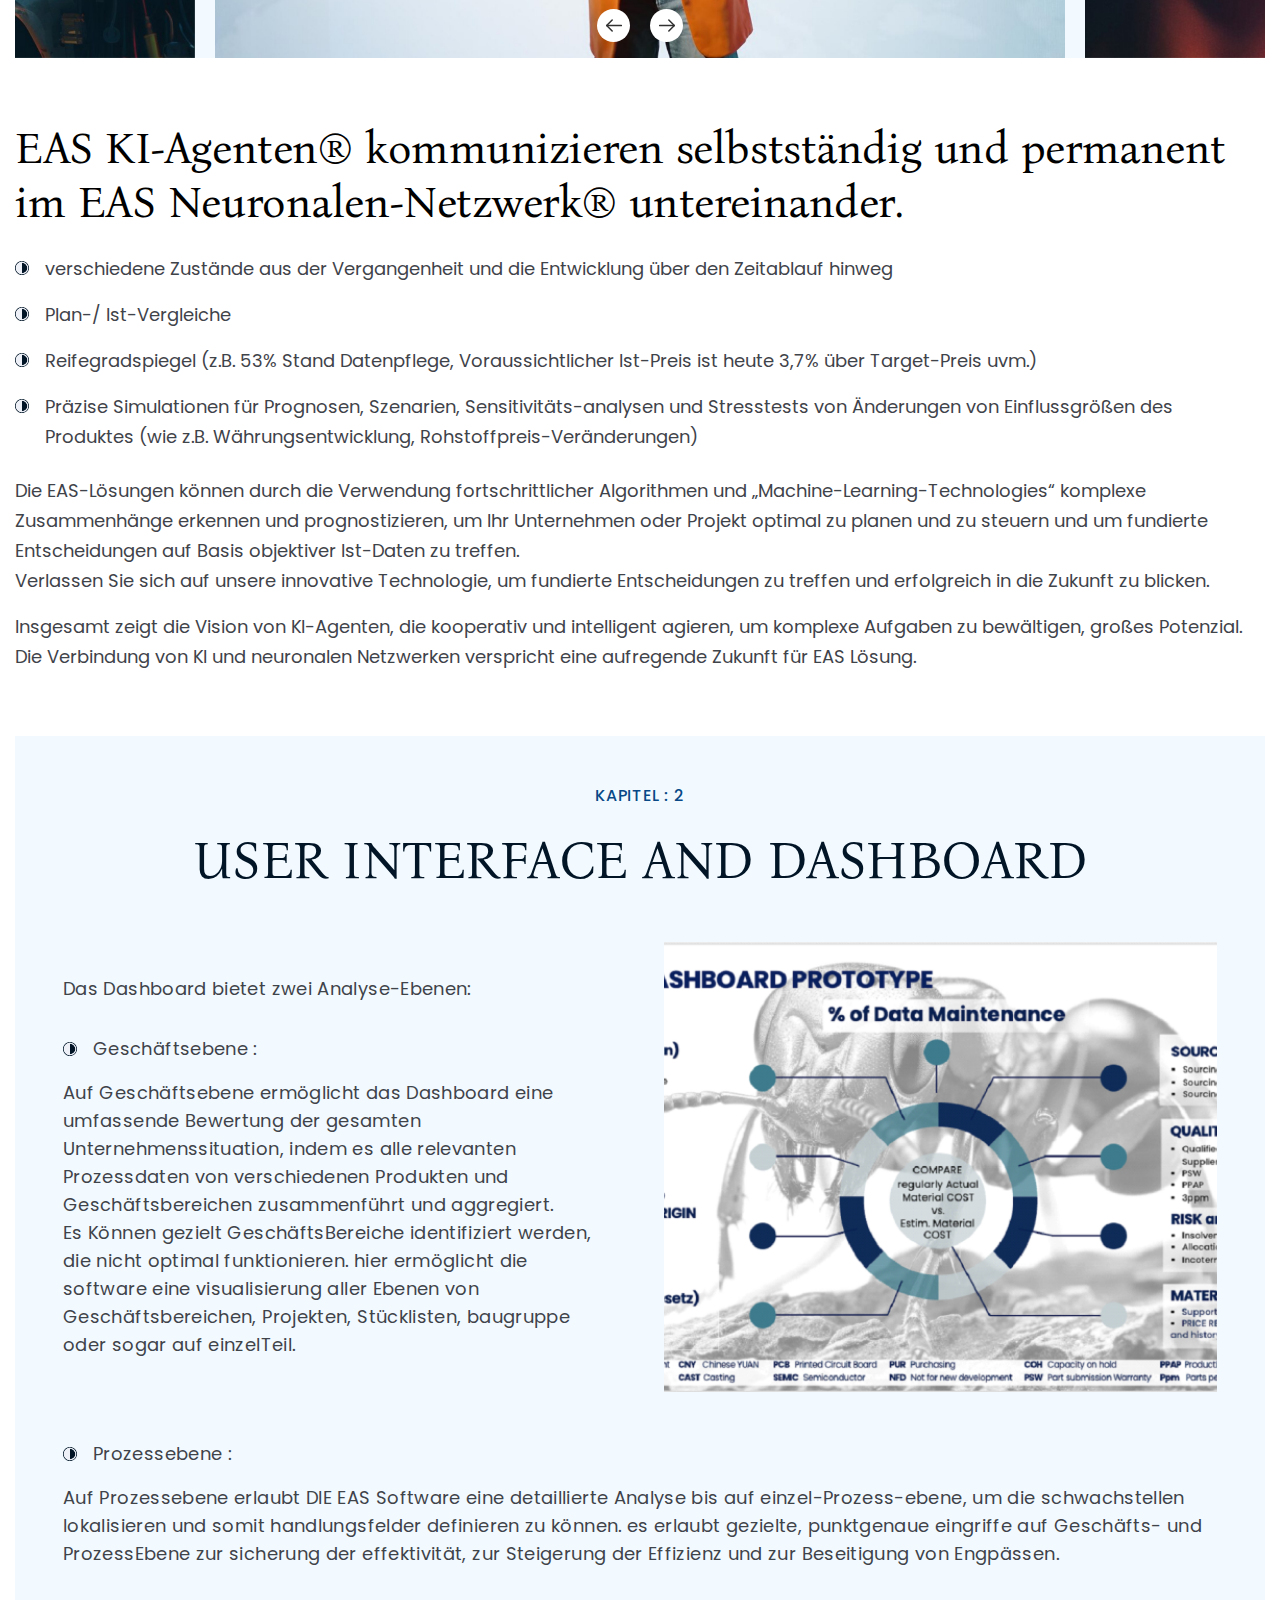
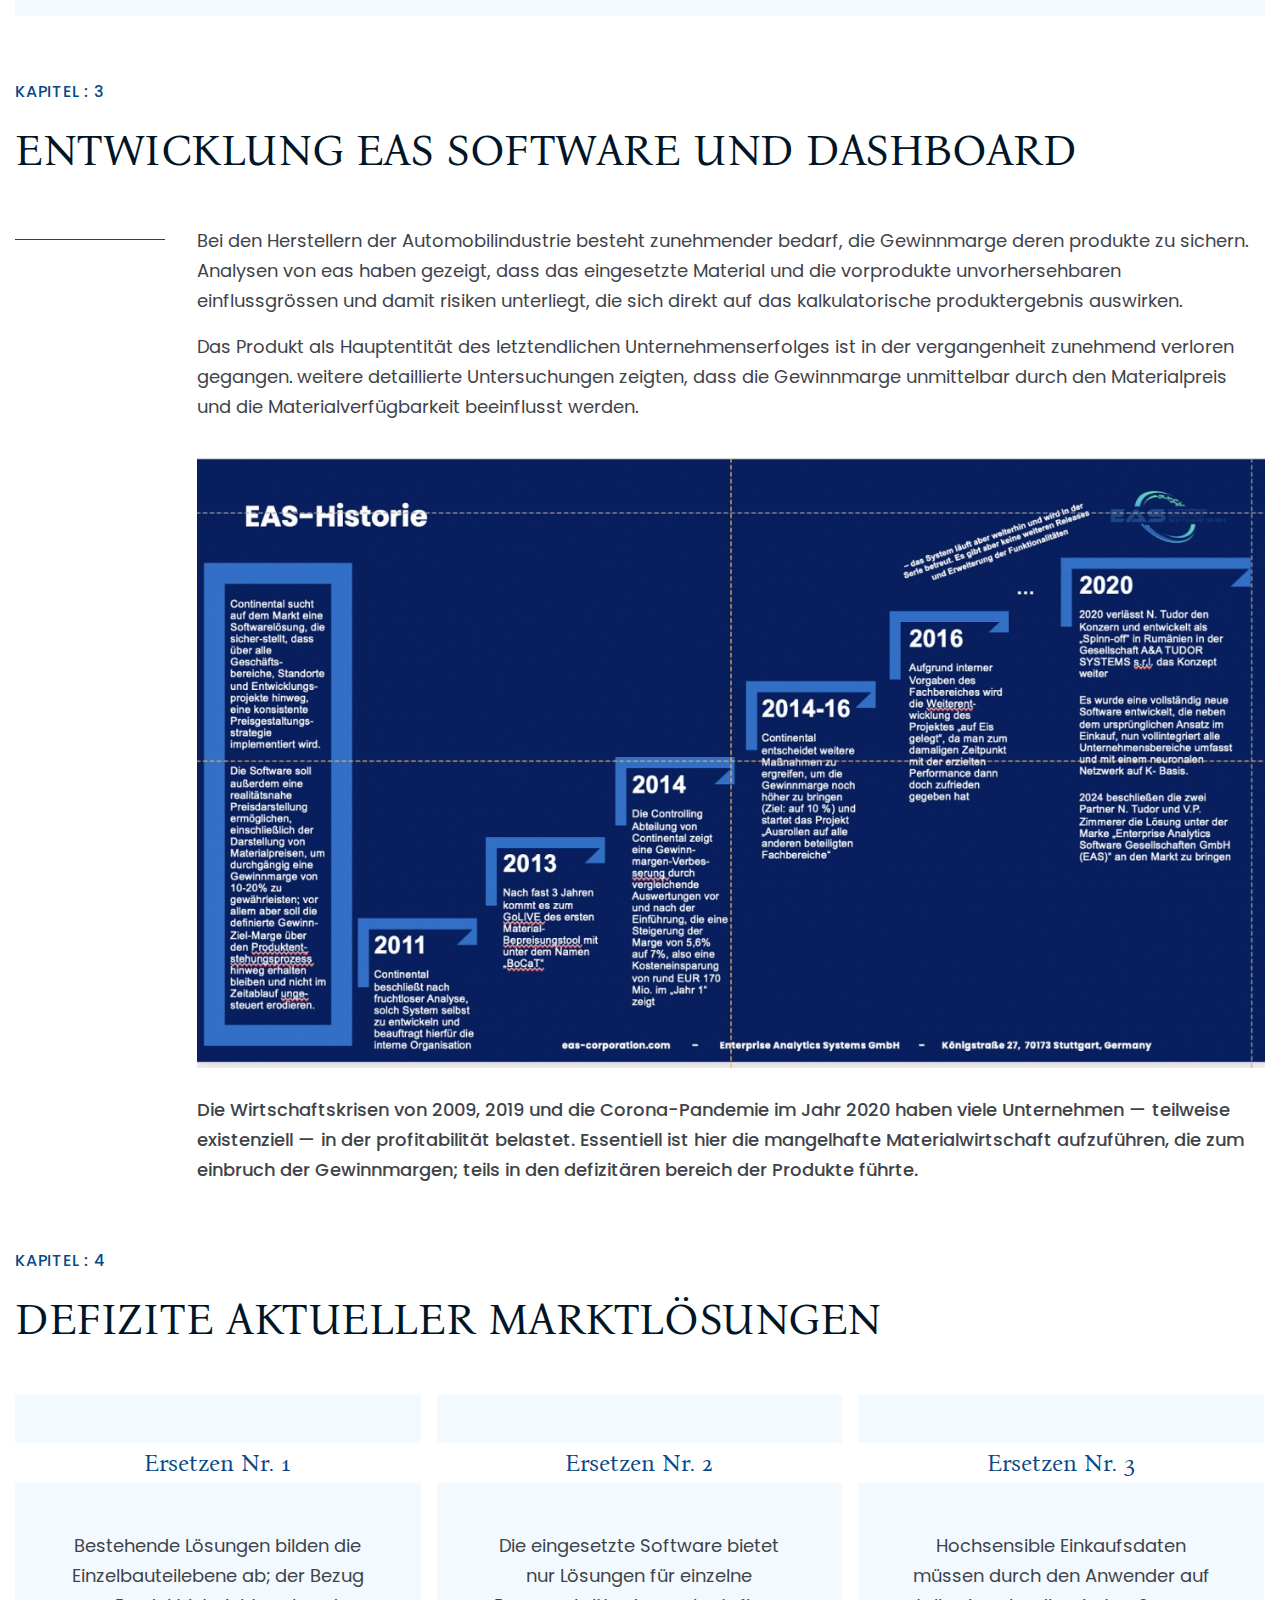
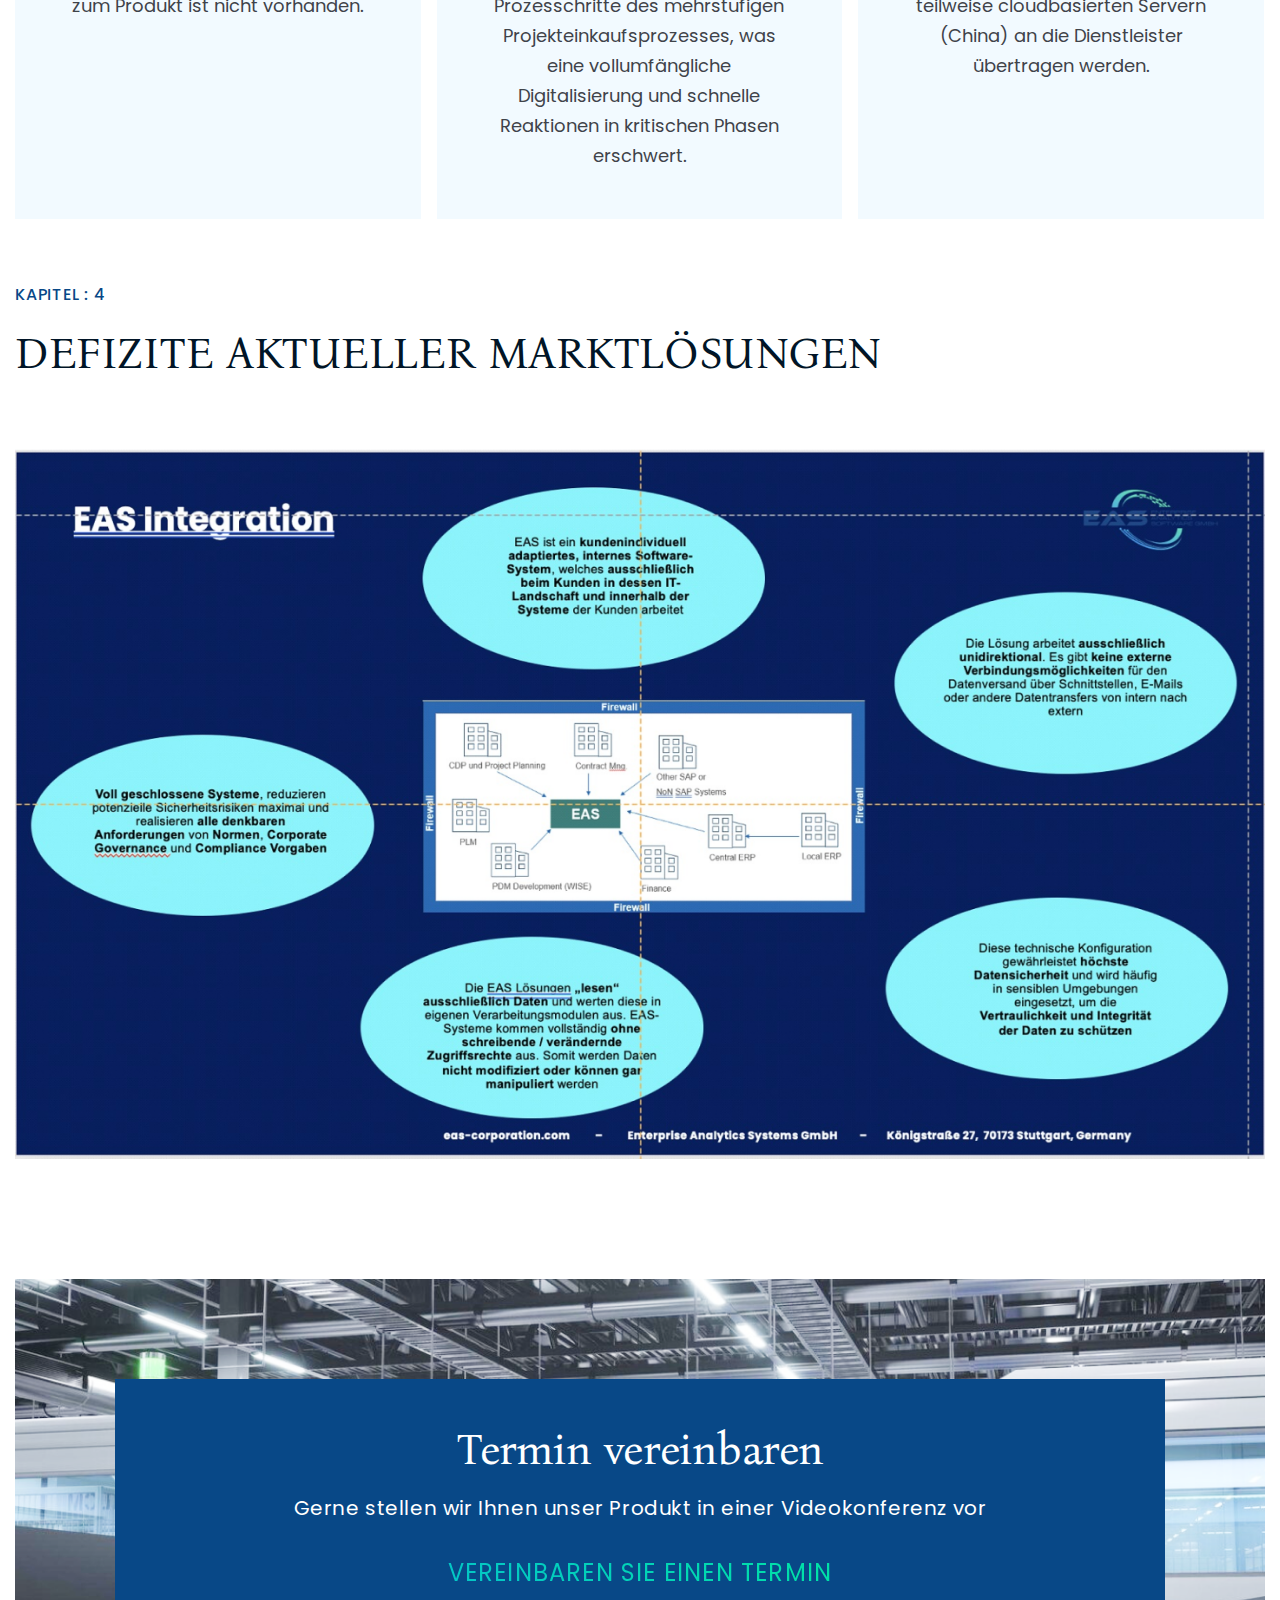
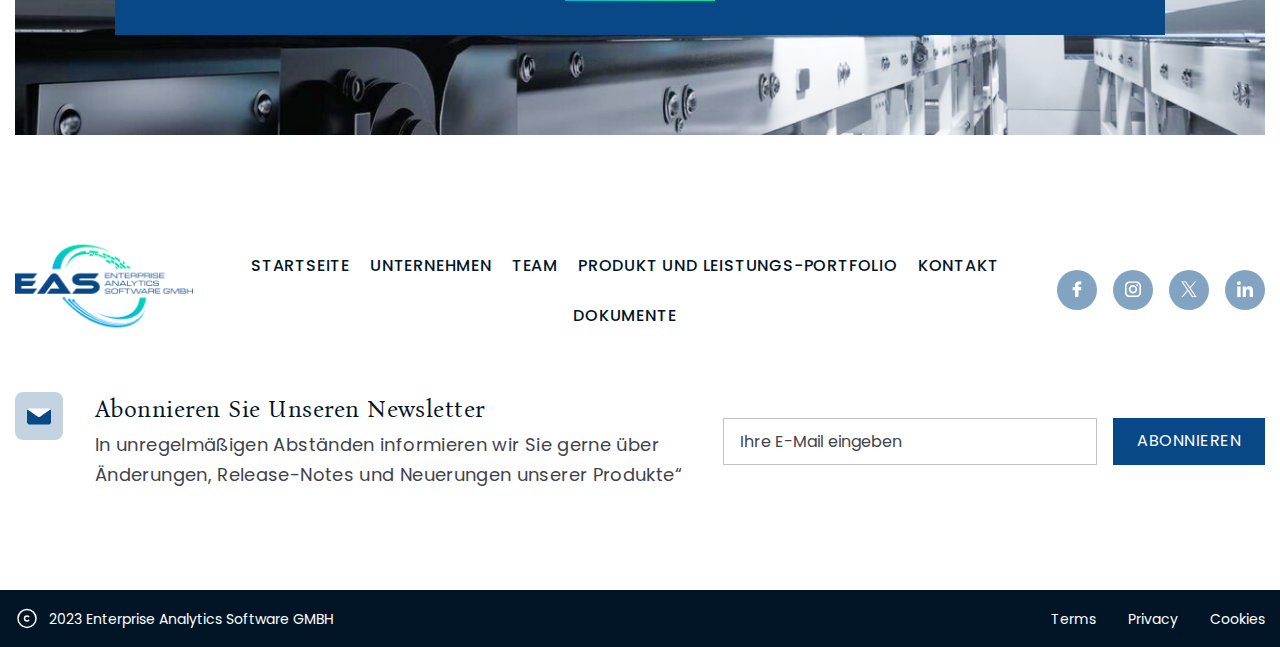
<file: PRODUKT UND LEISTUNGSPORTFOLIO.html>
<!DOCTYPE html>
<html lang="en">

<head>
    <meta charset="UTF-8">
    <meta name="viewport" content="width=device-width, initial-scale=1.0">
    <title>EAS</title>
    <link rel="stylesheet" href="./fonts/font.css">
    <link rel="stylesheet" href="./css/owl.carousel.min.css">
    <link rel="stylesheet" href="./css/style.css">
</head>

<body>
    <header>
        <div class="container">
            <div class="header-wrapper">
                <div class="menu-icon">
                    <svg width="28" height="28" viewBox="0 0 28 28" fill="none" xmlns="http://www.w3.org/2000/svg">
                        <path d="M3 4.96696H27" stroke="#011527" stroke-width="2" stroke-linecap="round"
                            stroke-linejoin="round" />
                        <path d="M3 15.2527H27" stroke="#011527" stroke-width="2" stroke-linecap="round"
                            stroke-linejoin="round" />
                        <path d="M3 25.5384H13.2857" stroke="#011527" stroke-width="2" stroke-linecap="round"
                            stroke-linejoin="round" />
                    </svg>
                </div>
                <div class="side-menu">
                    <ul>
                        <li><a href="#" aria-label="">STARTSEITE</a></li>
                        <li><a href="#" aria-label="">UNTERNEHMEN</a></li>
                        <li><a href="#" aria-label="">TEAM</a></li>
                        <li><a href="#" aria-label="">PRODUKT UND LEISTUNGS-PORTFOLIO</a></li>
                        <li><a href="#" aria-label="">KONTAKT</a></li>
                        <li><a href="#" aria-label="">DOKUMENTE</a></li>
                    </ul>
                    <div class="close-icon">
                        <svg xmlns="http://www.w3.org/2000/svg" width="512" height="512" viewBox="0 0 512 512"
                            version="1.1">
                            <path d="" stroke="none" fill="#080404" fill-rule="evenodd" />
                            <path
                                d="M 45.123 33.084 C 37.692 34.658, 32.785 41.006, 32.846 48.965 C 32.868 51.688, 33.409 54.948, 34.050 56.208 C 34.691 57.469, 79.601 102.938, 133.851 157.250 L 232.486 256 133.292 355.250 C 77.427 411.147, 33.640 455.730, 33.049 457.315 C 29.254 467.500, 35.055 478.393, 44.983 479.725 C 55.001 481.068, 47.619 487.738, 156.250 379.194 L 256 279.523 355.750 379.194 C 464.381 487.738, 456.999 481.068, 467.017 479.725 C 476.945 478.393, 482.746 467.500, 478.951 457.315 C 478.360 455.730, 434.574 411.148, 378.710 355.252 L 279.519 256.005 379.191 156.252 C 487.738 47.618, 481.068 55.001, 479.725 44.983 C 478.393 35.055, 467.500 29.254, 457.315 33.049 C 455.730 33.640, 411.148 77.426, 355.252 133.290 L 256.005 232.481 156.752 133.302 C 81.094 57.698, 56.787 33.974, 54.500 33.501 C 49.115 32.386, 48.540 32.360, 45.123 33.084"
                                stroke="none" fill="#040404" fill-rule="evenodd" />
                        </svg>
                    </div>
                </div>
                <div class="logo">
                    <a href="index.html" aria-label="">
                        <img src="./img/logo.png" alt="logo">
                    </a>
                </div>
                <div class="search">
                    <svg width="24" height="24" viewBox="0 0 24 24" fill="none" xmlns="http://www.w3.org/2000/svg">
                        <circle cx="11.0541" cy="11.059" r="7.06194" stroke="#011527" stroke-width="1.5"
                            stroke-linecap="round" stroke-linejoin="round" />
                        <path d="M19.9985 20.0037L16.0469 16.052" stroke="#011527" stroke-width="1.5"
                            stroke-linecap="round" stroke-linejoin="round" />
                    </svg>
                </div>
            </div>
        </div>
    </header>
    <main>
        <section class="hero-banner">
            <div class="hero-wrapper">
                <div class="hero-img">
                    <img src="./img/product-bg.png" alt="hero">
                </div>
                <div class="hero-content">
                    <h1>PRODUKT UND LEISTUNGS-PORTFOLIO </h1>
                </div>
            </div>
        </section>

        <section class="section product-dec py py-b">
            <div class="container">
                <div class="product-dec-wrapper py">
                    <div class="com-title">
                        <span> KAPITEL : 1 </span>
                        <h2>TECHNOLOGICAL APPROACH </h2>
                    </div>
                    <div class="product-dami-text">
                        <p>In der heutigen technologischen Landschaft sind Künstliche Intelligenz (KI) und neuronale
                            Netzwerke von zentraler Bedeutung, da diese die Voraussetzung für den zeitgemäßen Abbau von
                            organisatorischen Hürden und Schnittstellen sind.
                        </p>
                        <p>Die Enterprise Analytics Software GmbH hat eine vollintegrierte Analyse- und
                            Monitoring-Softwarelösung entwickelt, die sicherstellt, dass die definierte Gewinn-Marge im
                            Zuge der Kunden-Produktentwicklung realisiert wird:</p>
                    </div>
                    <div class="product-title">
                        <h2>Digitale EAS KI-Agenten®, die unterschiedliche Aufgaben haben und diese lösen können (z.B.
                            KI-Agent für Projekte, für Einkaufsobjekte, für Qualitätsmerkmale, Suche nach Duplikaten,
                            etc.). </h2>
                        <p>Die Agenten sind darauf ausgerichtet, effizient und präzise zu arbeiten, um die gewünschten
                            Ergebnisse zu erzielen.</p>
                    </div>
                    <div class="product-img">
                        <img src="./img/product-1.png" alt="product image">
                    </div>
                    <div class="product-title">
                        <h2>EAS KI-Agenten® kommunizieren selbstständig und permanent im EAS Neuronalen-Netzwerk®
                            untereinander. </h2>
                    </div>
                    <div class="product-blog">
                        <p>Ein neuronales Netzwerk ist ein Modell, das dem menschlichen Gehirn nachempfunden ist. Es
                            besteht aus Schichten von Neuronen, die miteinander verbunden sind. Diese Schichten
                            verarbeiten Informationen und lernen aus den bereitgestellten Daten. Mathematische
                            Operationen und Lernalgorithmen ermöglichen es dem Netzwerk, komplexe Muster und
                            Zusammenhänge in den Daten zu erkennen und zu verstehen.</p>
                        <p>Ähnlich wie Ameisen in einer Kolonie müssen die KI-Agenten effizient miteinander
                            kommunizieren. Dies kann über digitale Signale, Nachrichtenübertragung oder andere
                            Mechanismen erfolgen. Die transparente Informationsübertragung zwischen den Agenten ist
                            entscheidend, um die Gesamtleistung des Systems zu optimieren.</p>
                        <div class="product-slider">
                            <div class="owl-carousel product-sliders">
                                <div class="item">
                                    <img src="./img/ps-1.png" alt="product slider">
                                </div>
                                <div class="item">
                                    <img src="./img/ps-2.png" alt="product slider">
                                </div>
                                <div class="item">
                                    <img src="./img/ps-3.png" alt="product slider">
                                </div>
                                <div class="item">
                                    <img src="./img/ps-1.png" alt="product slider">
                                </div>
                                <div class="item">
                                    <img src="./img/ps-2.png" alt="product slider">
                                </div>
                            </div>
                        </div>
                    </div>
                    <div class="product-title">
                        <h2>EAS KI-Agenten® kommunizieren selbstständig und permanent im EAS Neuronalen-Netzwerk®
                            untereinander. </h2>
                        <ul>
                            <li>verschiedene Zustände aus der Vergangenheit und die Entwicklung über den Zeitablauf
                                hinweg </li>
                            <li>Plan-/ Ist-Vergleiche</li>
                            <li>Reifegradspiegel (z.B. 53% Stand Datenpflege, Voraussichtlicher Ist-Preis ist heute 3,7%
                                über Target-Preis uvm.)</li>
                            <li>Präzise Simulationen für Prognosen, Szenarien, Sensitivitäts-analysen und Stresstests
                                von Änderungen von Einflussgrößen des Produktes (wie z.B. Währungsentwicklung,
                                Rohstoffpreis-Veränderungen)</li>
                        </ul>
                        <div class="dami-text">
                            <p>Die EAS-Lösungen können durch die Verwendung fortschrittlicher Algorithmen und
                                „Machine-Learning-Technologies“ komplexe Zusammenhänge erkennen und prognostizieren, um
                                Ihr
                                Unternehmen oder Projekt optimal zu planen und zu steuern und um fundierte
                                Entscheidungen
                                auf Basis objektiver Ist-Daten zu treffen. <br>
                                Verlassen Sie sich auf unsere innovative Technologie, um fundierte Entscheidungen zu
                                treffen
                                und erfolgreich in die Zukunft zu blicken.</p>
                            <p>Insgesamt zeigt die Vision von KI-Agenten, die kooperativ und intelligent agieren, um
                                komplexe Aufgaben zu bewältigen, großes Potenzial. Die Verbindung von KI und neuronalen
                                Netzwerken verspricht eine aufregende Zukunft für EAS Lösung.</p>
                        </div>
                    </div>
                    <div class="unter-analy-box product-analy-box">
                        <div class="com-title">
                            <span> KAPITEL : 2 </span>
                            <h2>USER INTERFACE AND DASHBOARD </h2>
                        </div>
                        <div class="product-texts">
                            <div class="pr-text">
                                <p>Das Dashboard bietet zwei Analyse-Ebenen: </p>

                                <ul>
                                    <li>Geschäftsebene :</li>
                                </ul>
                                <p>Auf Geschäftsebene ermöglicht das Dashboard eine umfassende Bewertung der
                                    gesamten
                                    Unternehmenssituation, indem es alle relevanten Prozessdaten von verschiedenen
                                    Produkten und Geschäftsbereichen zusammenführt und aggregiert. <br>Es Können
                                    gezielt
                                    GeschäftsBereiche identifiziert werden, die nicht optimal funktionieren. hier
                                    ermöglicht die software eine visualisierung aller Ebenen von Geschäftsbereichen,
                                    Projekten, Stücklisten, baugruppe oder sogar auf einzelTeil. </p>
                            </div>
                            <img src="./img/pr-1.png" alt="product analy">
                        </div>
                        <div class="pr-text">
                            <ul>
                                <li>Prozessebene :</li>
                            </ul>
                            <p>Auf Prozessebene erlaubt DIE EAS Software eine detaillierte Analyse bis auf
                                einzel-Prozess-ebene, um die schwachstellen lokalisieren und somit handlungsfelder
                                definieren zu können. es erlaubt gezielte, punktgenaue eingriffe auf Geschäfts- und
                                ProzessEbene zur sicherung der effektivität, zur Steigerung der Effizienz und zur
                                Beseitigung von Engpässen.</p>
                        </div>
                    </div>
                    <div class="product-line">
                        <div class="com-title">
                            <span> KAPITEL : 3 </span>
                            <h2>ENTWICKLUNG EAS SOFTWARE UND DASHBOARD </h2>
                        </div>
                        <div class="analytics-text">
                            <p>Bei den Herstellern der Automobilindustrie besteht zunehmender bedarf, die Gewinnmarge
                                deren produkte zu sichern. Analysen von eas haben gezeigt, dass das eingesetzte Material
                                und die vorprodukte unvorhersehbaren einflussgrössen und damit risiken unterliegt, die
                                sich direkt auf das kalkulatorische produktergebnis auswirken.
                            </p>
                            <p>Das Produkt als Hauptentität des letztendlichen Unternehmenserfolges ist in der
                                vergangenheit zunehmend verloren gegangen. weitere detaillierte Untersuchungen zeigten,
                                dass die Gewinnmarge unmittelbar durch den Materialpreis und die Materialverfügbarkeit
                                beeinflusst werden.</p>
                            <img src="./img/product-2.png" alt="product blog">
                            <p><strong>Die Wirtschaftskrisen von 2009, 2019 und die Corona-Pandemie im Jahr 2020 haben
                                    viele Unternehmen — teilweise existenziell — in der profitabilität belastet.
                                    Essentiell ist hier die mangelhafte Materialwirtschaft aufzuführen, die zum einbruch
                                    der Gewinnmargen; teils in den defizitären bereich der Produkte führte.</strong></p>
                        </div>
                    </div>

                    <div class="product-line">
                        <div class="com-title">
                            <span> KAPITEL : 4 </span>
                            <h2>DEFIZITE AKTUELLER MARKTLÖSUNGEN </h2>
                        </div>
                        <div class="pr-blog-boxs">
                            <div class="pr-blog-box">
                                <div class="pr-title">
                                    <p>Ersetzen Nr. 1</p>
                                </div>
                                <div class="pr-dec">
                                    <p>Bestehende Lösungen bilden die Einzelbauteilebene ab; der Bezug zum Produkt ist
                                        nicht vorhanden.</p>
                                </div>
                            </div>

                            <div class="pr-blog-box">
                                <div class="pr-title">
                                    <p>Ersetzen Nr. 2</p>
                                </div>
                                <div class="pr-dec">
                                    <p>Die eingesetzte Software bietet nur Lösungen für einzelne Prozesschritte des
                                        mehrstufigen Projekteinkaufsprozesses, was eine vollumfängliche Digitalisierung
                                        und schnelle Reaktionen in kritischen Phasen erschwert.</p>
                                </div>
                            </div>

                            <div class="pr-blog-box">
                                <div class="pr-title">
                                    <p>Ersetzen Nr. 3</p>
                                </div>
                                <div class="pr-dec">
                                    <p>Hochsensible Einkaufsdaten müssen durch den Anwender auf teilweise cloudbasierten
                                        Servern (China) an die Dienstleister übertragen werden.</p>
                                </div>
                            </div>
                        </div>

                    </div>
                    <div class="product-line">
                        <div class="com-title">
                            <span> KAPITEL : 4 </span>
                            <h2>DEFIZITE AKTUELLER MARKTLÖSUNGEN </h2>
                        </div>
                        <img src="./img/pr-2.png" alt="product blog">

                    </div>
                </div>
            </div>
        </section>

        <section class="news-latter ">
            <div class="container">
                <div class="ns-latter">
                    <div class="ns-content">
                        <div class="ns-title">
                            <h2>Termin vereinbaren</h2>
                            <p>Gerne stellen wir Ihnen unser Produkt in einer Videokonferenz vor</p>
                        </div>
                        <a href="#" aria-label="">VEREINBAREN SIE EINEN TERMIN</a>
                    </div>
                </div>
            </div>
        </section>
    </main>
    <footer>
        <div class="container">
            <div class="f-wrapper py">
                <div class="f-main">
                    <div class="f-logo">
                        <a href="#" aria-label="">
                            <img src="./img/logo.png" alt="footer logo">
                        </a>
                    </div>
                    <div class="f-menu">
                        <ul>
                            <li><a href="#" aria-label="">STARTSEITE</a></li>
                            <li><a href="#" aria-label="">UNTERNEHMEN</a></li>
                            <li><a href="#" aria-label="">TEAM</a></li>
                            <li><a href="#" aria-label="">PRODUKT UND LEISTUNGS-PORTFOLIO</a></li>
                            <li><a href="#" aria-label="">KONTAKT</a></li>
                            <li><a href="#" aria-label="">DOKUMENTE</a></li>
                        </ul>
                    </div>
                    <div class="f-social">
                        <a href="#" aria-label=""><svg width="16" height="17" viewBox="0 0 16 17" fill="none"
                                xmlns="http://www.w3.org/2000/svg">
                                <g clip-path="url(#clip0_366_535)">
                                    <path fill-rule="evenodd" clip-rule="evenodd"
                                        d="M9.34398 0.256444C8.99626 0.312225 8.69401 0.383226 8.46898 0.462007C7.28145 0.877757 6.47673 1.81298 6.18688 3.11423C6.10082 3.50054 6.06332 4.10732 6.06301 5.11823L6.06273 5.98541H4.9732C3.92148 5.98541 3.88082 5.98763 3.80207 6.0496C3.65938 6.16182 3.65198 6.24982 3.66238 7.71141L3.6721 9.07801L3.77423 9.18016L3.87635 9.28229L4.96954 9.29194L6.06273 9.3016L6.06291 12.5888C6.06301 14.7454 6.07413 15.9158 6.09523 15.9918C6.11291 16.0555 6.16395 16.1363 6.20863 16.1715C6.28798 16.2339 6.32541 16.2354 7.77788 16.2344C9.35782 16.2333 9.30673 16.2382 9.41573 16.08C9.46507 16.0084 9.46898 15.7578 9.46898 12.6517V9.30057L10.7324 9.29144C11.9583 9.28257 11.9984 9.28035 12.0839 9.21685C12.1324 9.18088 12.1889 9.10354 12.2094 9.04498C12.2578 8.90676 12.2652 6.40007 12.2177 6.22894C12.1991 6.16182 12.1478 6.08626 12.0959 6.04926C12.0091 5.98748 11.965 5.98541 10.7376 5.98541H9.46898L9.46951 5.1026C9.47029 3.84226 9.51691 3.67454 9.92345 3.46979L10.1096 3.37604L11.094 3.36041C12.1138 3.34423 12.1425 3.34038 12.2662 3.20382C12.3257 3.13807 12.3288 3.08163 12.3381 1.86498C12.3486 0.504757 12.3402 0.411163 12.1984 0.2996C12.1188 0.236944 12.0845 0.235507 10.7694 0.239663C10.0284 0.242007 9.38695 0.249569 9.34398 0.256444Z"
                                        fill="white" />
                                </g>
                                <defs>
                                    <clipPath id="clip0_366_535">
                                        <rect width="16" height="16" fill="white" transform="translate(0 0.235352)" />
                                    </clipPath>
                                </defs>
                            </svg>
                        </a>
                        <a href="#" aria-label=""><svg width="16" height="17" viewBox="0 0 16 17" fill="none"
                                xmlns="http://www.w3.org/2000/svg">
                                <g clip-path="url(#clip0_366_538)">
                                    <path fill-rule="evenodd" clip-rule="evenodd"
                                        d="M4.03113 0.282869C2.12101 0.607994 0.601852 1.99181 0.139352 3.82799C0.00110157 4.37681 0.000976562 4.38071 0.000976562 8.23537C0.000976562 12.09 0.00110157 12.0939 0.139352 12.6427C0.560883 14.3162 1.91904 15.6744 3.59251 16.0959C4.14132 16.2342 4.14523 16.2343 7.99988 16.2343C11.8545 16.2343 11.8584 16.2342 12.4073 16.0959C13.7005 15.7702 14.84 14.8672 15.4652 13.6729C15.7065 13.2119 15.9006 12.6135 15.9544 12.1647C15.9662 12.0656 15.9884 11.9769 16.0035 11.9675C16.0193 11.9578 16.0311 10.3359 16.0311 8.20043C16.0311 6.02946 16.0195 4.45765 16.0034 4.46756C15.9882 4.47696 15.9661 4.40396 15.9543 4.30534C15.8426 3.37337 15.3364 2.36937 14.6088 1.63696C13.8801 0.903432 12.9942 0.453307 11.9385 0.280213C11.5658 0.219088 4.3917 0.221526 4.03113 0.282869ZM4.21913 1.90831C2.9137 2.14446 1.90016 3.16506 1.67204 4.47315C1.60151 4.87753 1.60151 11.5932 1.67204 11.9976C1.90185 13.3154 2.91985 14.3334 4.23766 14.5632C4.64204 14.6337 11.3577 14.6337 11.7621 14.5632C13.0799 14.3334 14.0979 13.3154 14.3277 11.9976C14.3983 11.5932 14.3983 4.87753 14.3277 4.47315C14.0979 3.15534 13.0799 2.13734 11.7621 1.90753C11.3819 1.84121 4.58607 1.84193 4.21913 1.90831ZM11.9915 3.14581C11.6795 3.19196 11.3859 3.40906 11.2445 3.69803C11.1402 3.91128 11.1286 4.25484 11.2178 4.49228C11.456 5.12646 12.2769 5.32449 12.8075 4.87578C13.1305 4.60262 13.2303 4.12343 13.0486 3.71831C12.8644 3.30753 12.4425 3.07906 11.9915 3.14581ZM7.70301 4.09793C6.30163 4.23034 5.12751 4.95799 4.43066 6.12599C3.84176 7.11309 3.69807 8.37571 4.04848 9.48487C4.45301 10.7655 5.46976 11.7822 6.75038 12.1868C7.54513 12.4378 8.45463 12.4378 9.24938 12.1868C10.53 11.7822 11.5468 10.7655 11.9513 9.48487C12.1413 8.88353 12.1934 8.08834 12.081 7.50493C11.7526 5.79906 10.4875 4.50984 8.81238 4.17406C8.51713 4.11487 7.9417 4.0754 7.70301 4.09793ZM0.0150078 8.23537C0.0150078 10.3065 0.0187578 11.1537 0.0233203 10.1182C0.0278828 9.08262 0.0278828 7.38809 0.0233203 6.35256C0.0187578 5.31699 0.0150078 6.16428 0.0150078 8.23537ZM7.44879 5.78203C6.97754 5.88453 6.61388 6.09053 6.23448 6.46996C5.71541 6.98899 5.50098 7.50515 5.50098 8.23537C5.50098 8.96559 5.71541 9.48174 6.23448 10.0008C6.75351 10.5198 7.26966 10.7343 7.99988 10.7343C8.7301 10.7343 9.24626 10.5198 9.76529 10.0008C10.2844 9.48174 10.4988 8.96559 10.4988 8.23537C10.4988 7.50515 10.2844 6.98899 9.76529 6.46996C9.38035 6.08503 9.02082 5.88328 8.53695 5.78074C8.27763 5.72578 7.70432 5.72646 7.44879 5.78203Z"
                                        fill="white" />
                                </g>
                                <defs>
                                    <clipPath id="clip0_366_538">
                                        <rect width="16" height="16" fill="white" transform="translate(0 0.235352)" />
                                    </clipPath>
                                </defs>
                            </svg>
                        </a>
                        <a href="#" aria-label=""><svg width="16" height="17" viewBox="0 0 16 17" fill="none"
                                xmlns="http://www.w3.org/2000/svg">
                                <g clip-path="url(#clip0_366_541)">
                                    <path fill-rule="evenodd" clip-rule="evenodd"
                                        d="M0.256391 0.383789C0.971047 1.38479 6.25195 9.1217 6.23989 9.15007C6.23092 9.1712 5.27873 10.2854 4.12386 11.626C2.96902 12.9666 1.60361 14.5521 1.08961 15.1494L0.155078 16.2354L0.866609 16.2339L1.57814 16.2325L4.23439 13.14C6.72367 10.2418 6.89358 10.0511 6.93752 10.1064C6.9633 10.1388 7.91955 11.5303 9.06252 13.1985L11.1406 16.2317L13.495 16.2335L15.8493 16.2354L15.711 16.04C15.41 15.6147 9.53223 7.05066 9.5242 7.02566C9.51948 7.01098 10.81 5.4946 12.392 3.65588C13.974 1.8172 15.2791 0.295383 15.2923 0.274102C15.311 0.243727 15.1655 0.235352 14.6181 0.235352H13.92L11.4066 3.15723C10.0242 4.76426 8.88558 6.0787 8.8763 6.0782C8.86698 6.07769 7.95939 4.76366 6.85939 3.15807L4.85939 0.238883L2.50489 0.237102L0.150391 0.235352L0.256391 0.383789ZM2.14539 1.38651C2.17714 1.43526 4.36814 4.5712 7.01427 8.35526L11.8254 15.2354H12.8674C13.7412 15.2354 13.9053 15.2284 13.8844 15.1925C13.8706 15.169 11.68 12.033 9.01626 8.22376L4.17311 1.29785H3.13039H2.08764L2.14539 1.38651Z"
                                        fill="white" />
                                </g>
                                <defs>
                                    <clipPath id="clip0_366_541">
                                        <rect width="16" height="16" fill="white" transform="translate(0 0.235352)" />
                                    </clipPath>
                                </defs>
                            </svg>
                        </a>
                        <a href="#" aria-label=""><svg width="16" height="17" viewBox="0 0 16 17" fill="none"
                                xmlns="http://www.w3.org/2000/svg">
                                <g clip-path="url(#clip0_366_544)">
                                    <path fill-rule="evenodd" clip-rule="evenodd"
                                        d="M1.43767 0.282571C0.767141 0.464946 0.215672 1.02207 0.0473281 1.6872C-0.0131719 1.9261 -0.0131719 2.38829 0.0473281 2.6272C0.179609 3.14979 0.596016 3.67016 1.06689 3.90132C1.68605 4.20526 2.41245 4.16148 2.97677 3.7862C3.36158 3.53032 3.68664 3.06657 3.80058 2.61091C3.87061 2.33091 3.84617 1.79488 3.75108 1.52523C3.67395 1.30651 3.50183 1.0256 3.32308 0.826727C3.16617 0.652196 2.80173 0.41554 2.55567 0.328415C2.29814 0.237258 1.69517 0.21254 1.43767 0.282571ZM11.5158 5.29973C10.9961 5.37057 10.4842 5.54688 10.0463 5.80582C9.70092 6.01007 9.22552 6.45773 9.03142 6.76154C8.95408 6.8826 8.88027 6.98248 8.86736 6.98348C8.85445 6.98451 8.84392 6.66188 8.84392 6.26657V5.54782H7.25017H5.65642V10.8916V16.2353H7.3283H9.00017L9.00036 13.2744C9.00055 10.1634 9.00673 10.002 9.14395 9.5236C9.39355 8.65354 9.9883 8.2287 10.9529 8.23151C11.7564 8.23385 12.216 8.53723 12.4699 9.23279C12.6589 9.75088 12.6629 9.8257 12.6793 13.1806L12.6942 16.2353H14.3486H16.0031L15.9916 12.665C15.9789 8.70332 15.9829 8.78682 15.7656 7.93845C15.3714 6.39885 14.4867 5.57763 12.9689 5.34235C12.5926 5.28401 11.8014 5.26082 11.5158 5.29973ZM0.250172 10.8916V16.2353H1.92205H3.59392V10.8916V5.54782H1.92205H0.250172V10.8916Z"
                                        fill="white" />
                                </g>
                                <defs>
                                    <clipPath id="clip0_366_544">
                                        <rect width="16" height="16" fill="white" transform="translate(0 0.235352)" />
                                    </clipPath>
                                </defs>
                            </svg>
                        </a>
                    </div>

                </div>
                <div class="f-content">
                    <div class="f-mail">
                        <div class="mail">
                            <svg width="24" height="25" viewBox="0 0 24 25" fill="none"
                                xmlns="http://www.w3.org/2000/svg">
                                <g clip-path="url(#clip0_366_549)">
                                    <path fill-rule="evenodd" clip-rule="evenodd"
                                        d="M1.91166 4.52718C1.76423 4.5629 1.51186 4.65866 1.35084 4.73994C1.05938 4.88708 0.46875 5.40266 0.46875 5.50991C0.46875 5.5409 2.03494 6.63908 3.94922 7.95036C5.8635 9.2616 8.17523 10.8474 9.08644 11.4744C9.99769 12.1014 10.8414 12.6654 10.9614 12.7278C11.608 13.0639 12.3953 13.0622 13.047 12.7234C13.1717 12.6585 13.7096 12.3043 14.2424 11.9362C14.9372 11.4561 22.1806 6.49855 23.5026 5.59827C23.5854 5.54193 23.5717 5.51769 23.2934 5.22786C22.9575 4.87804 22.4253 4.58132 21.9897 4.50097C21.8272 4.47097 18.2534 4.45579 11.9585 4.45827C3.79266 4.46155 2.13548 4.4729 1.91166 4.52718Z"
                                        fill="white" />
                                    <path fill-rule="evenodd" clip-rule="evenodd"
                                        d="M0.314424 5.73203C0.250486 5.84162 0.158799 6.03676 0.110705 6.16567C0.0273145 6.38921 0.0227207 6.67586 0.0108613 12.3739C-0.00273242 18.9043 -0.0176855 18.5087 0.265768 19.1075C0.445018 19.486 0.915971 19.9697 1.30353 20.1734C1.93846 20.507 1.16675 20.4846 11.9998 20.4846C20.5462 20.4846 21.8109 20.4757 22.0731 20.4139C22.9377 20.2101 23.665 19.513 23.9099 18.6534C23.9423 18.5399 23.9863 18.4269 24.0078 18.4024C24.058 18.345 24.0591 6.45718 24.0088 6.48826C23.988 6.50111 23.945 6.4127 23.9133 6.29181C23.8442 6.02786 23.6264 5.57973 23.5673 5.57973C23.5304 5.57973 16.9498 10.0657 14.2422 11.9365C13.7095 12.3047 13.1716 12.6589 13.0469 12.7237C12.3916 13.0644 11.6081 13.0644 10.9528 12.7237C10.8281 12.6589 10.2902 12.3045 9.75749 11.9362C9.22475 11.5679 7.06977 10.0895 4.9686 8.65089C2.86742 7.21229 0.986846 5.92215 0.789502 5.78396L0.430721 5.53271L0.314424 5.73203ZM0.0225801 12.4704C0.0225801 15.7575 0.0281582 17.1022 0.035002 15.4586C0.0418457 13.8151 0.0418457 11.1257 0.035002 9.48207C0.0281582 7.83854 0.0225801 9.18325 0.0225801 12.4704Z"
                                        fill="#084887" />
                                </g>
                                <defs>
                                    <clipPath id="clip0_366_549">
                                        <rect width="24" height="24" fill="white" transform="translate(0 0.470215)" />
                                    </clipPath>
                                </defs>
                            </svg>
                        </div>
                        <div class="mail-text">
                            <div class="f-title">
                                <p>Abonnieren Sie unseren Newsletter</p>
                            </div>
                            <p>In unregelmäßigen Abständen informieren wir Sie gerne über Änderungen, Release-Notes und
                                Neuerungen unserer Produkte“</p>
                        </div>
                    </div>
                    <div class="f-ns-mail">
                        <form action="">
                            <input type="email" name="" id="" placeholder="Ihre E-Mail eingeben">
                            <input type="button" value="ABONNIEREN">
                        </form>
                    </div>
                </div>
            </div>
        </div>
        <div class="copy-right">
            <div class="container">
                <div class="copy-wrapper">
                    <div class="copy-text">
                        <svg width="24" height="25" viewBox="0 0 24 25" fill="none" xmlns="http://www.w3.org/2000/svg">
                            <path fill-rule="evenodd" clip-rule="evenodd"
                                d="M12 21.4702V21.4702C7.029 21.4702 3 17.4412 3 12.4702V12.4702C3 7.49921 7.029 3.47021 12 3.47021V3.47021C16.971 3.47021 21 7.49921 21 12.4702V12.4702C21 17.4412 16.971 21.4702 12 21.4702Z"
                                stroke="white" stroke-width="1.5" stroke-linecap="round" stroke-linejoin="round" />
                            <path
                                d="M13.6783 14.3452C13.2373 14.7322 12.6613 14.9702 12.0293 14.9702C10.6483 14.9702 9.5293 13.8512 9.5293 12.4702C9.5293 11.0892 10.6483 9.97021 12.0293 9.97021C12.6623 9.97021 13.2383 10.2072 13.6783 10.5952"
                                stroke="white" stroke-width="1.5" stroke-linecap="round" stroke-linejoin="round" />
                        </svg>
                        <p>2023 Enterprise Analytics Software GMBH</p>
                    </div>
                    <div class="copy-link">
                        <a href="#" aria-label="">Terms</a>
                        <a href="#" aria-label="">Privacy</a>
                        <a href="#" aria-label="">Cookies</a>
                    </div>
                </div>
            </div>
        </div>
    </footer>

    <script src="https://cdnjs.cloudflare.com/ajax/libs/jquery/3.6.0/jquery.min.js"></script>
    <script src="./js/script.js"></script>
    <script src="./js/owl.carousel.min.js"></script>

    <script>
        $('.product-sliders').owlCarousel({
            stagePadding: 200,
            margin: 20,
            loop: true,
            items: 1,
            lazyLoad: true,
            autoplay: true,
            autoplaySpeed: 2000,
            autoplayTimeout: 5000,
            autoplayHoverPause: true,
            nav: true,
            dots: false,
            responsive: {
                0: {
                    stagePadding: 10,

                },
                640: {
                    stagePadding: 200,
                }
            }
        })
    </script>
</body>

</html>
</file>
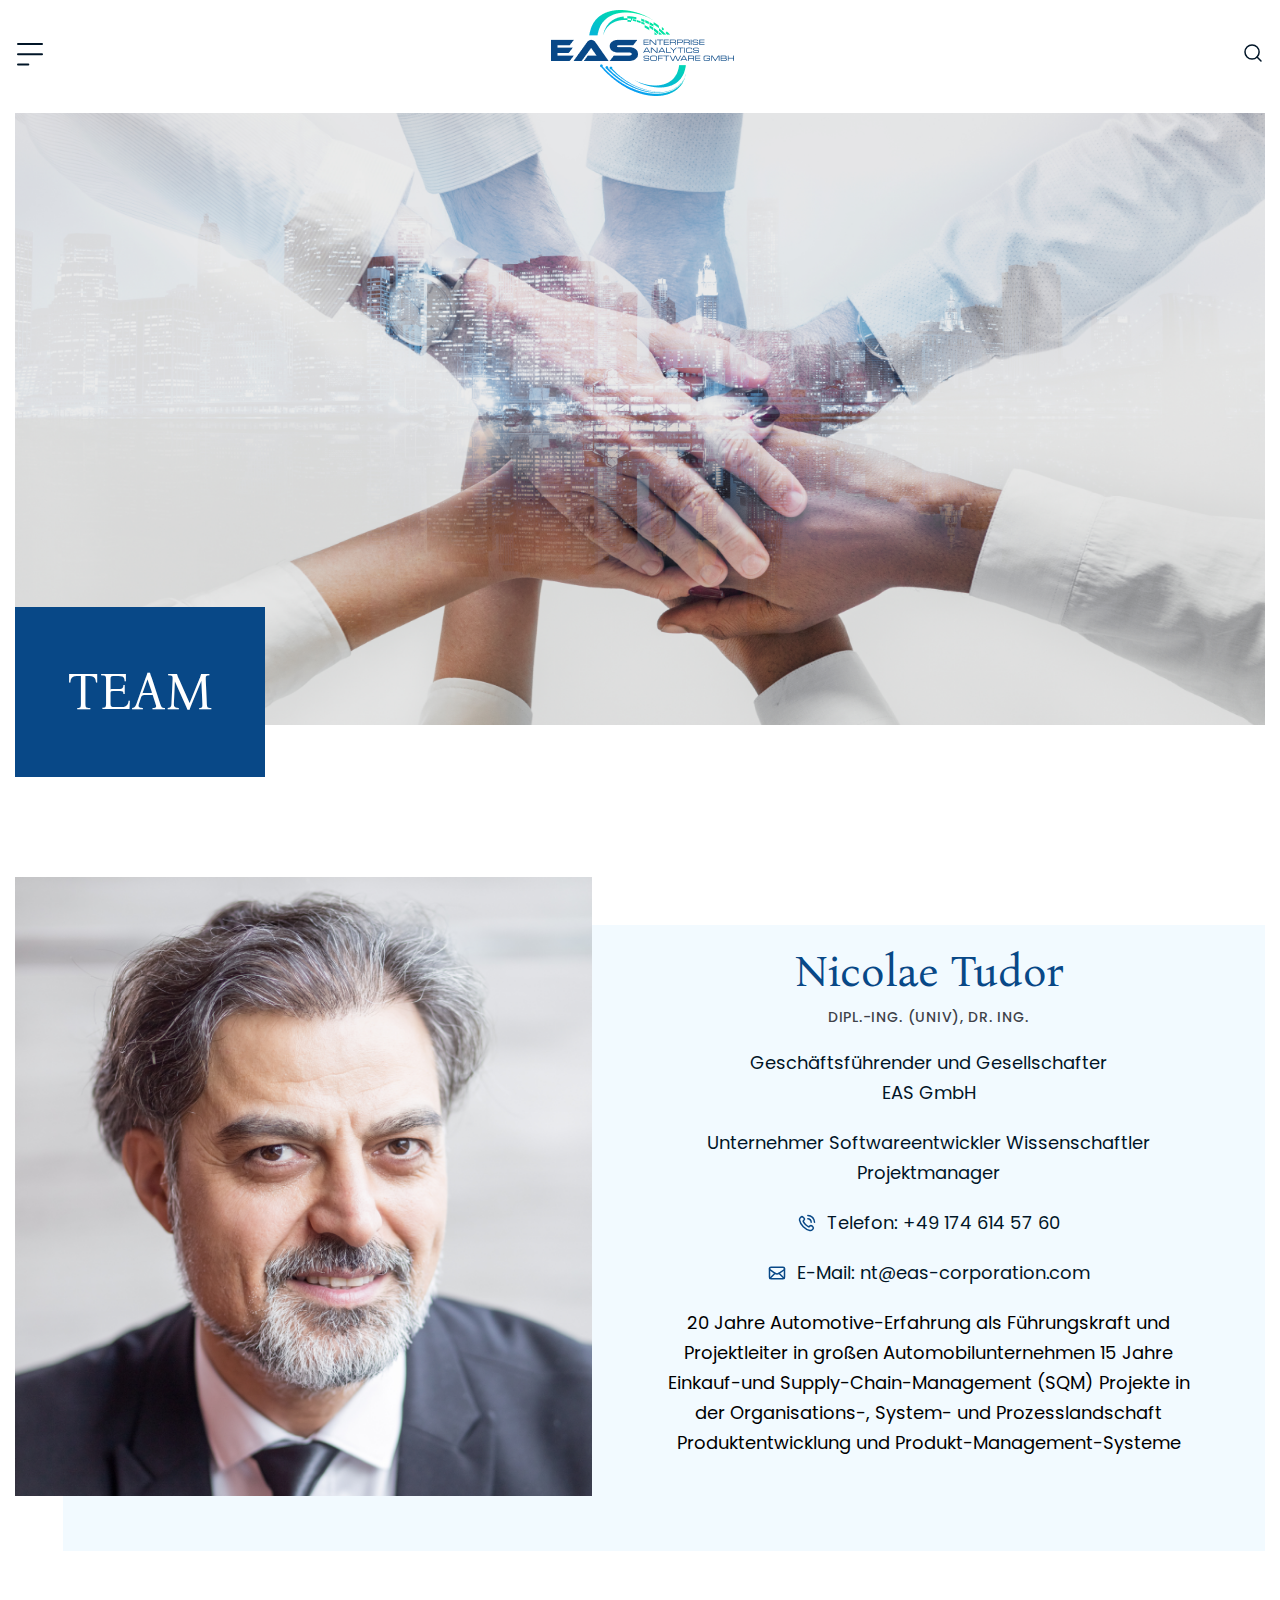
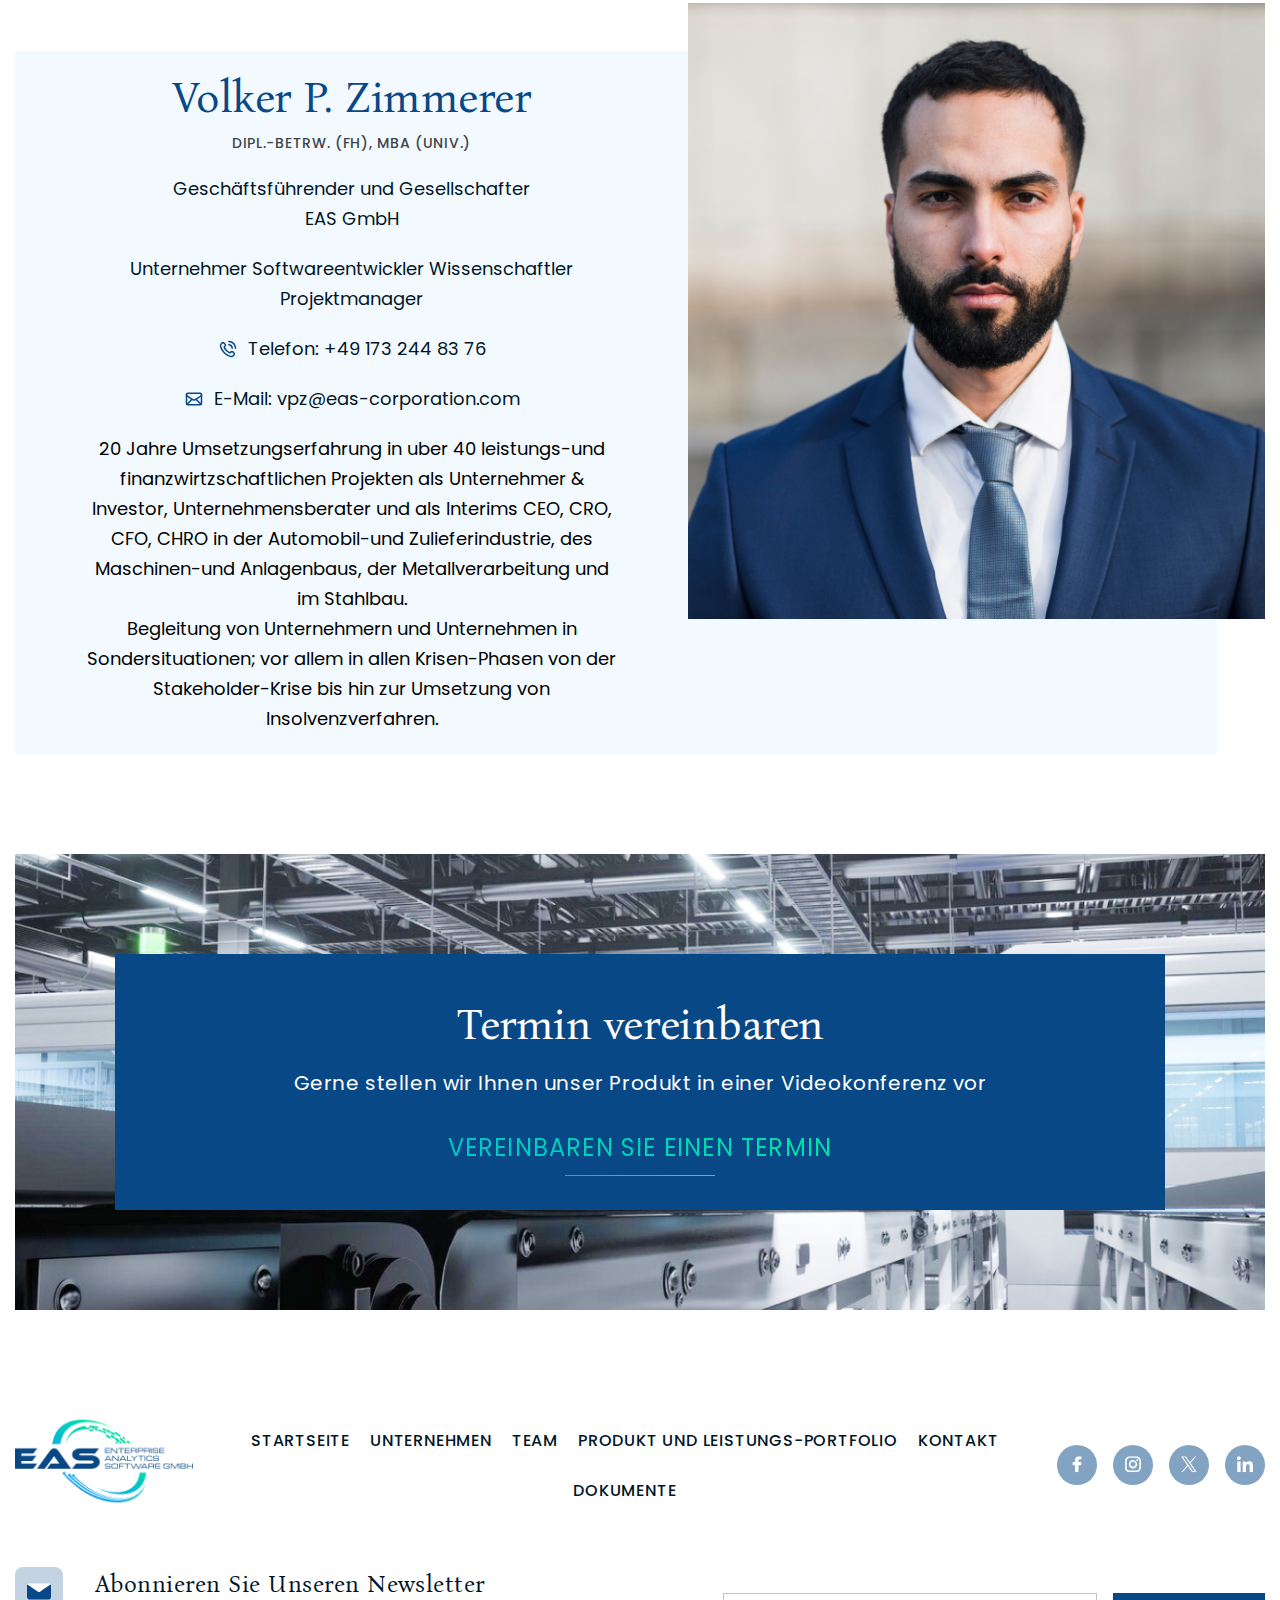
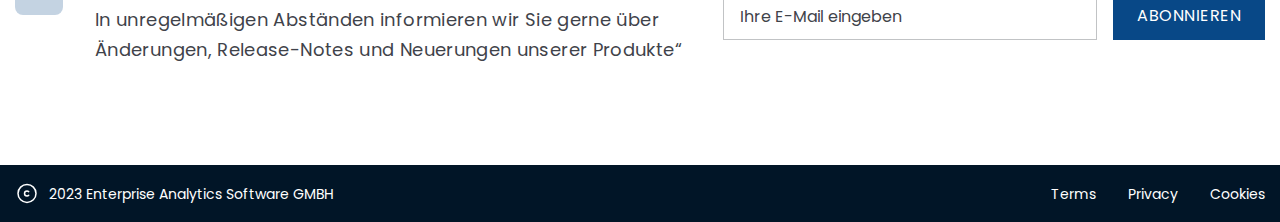
<file: team.html>
<!DOCTYPE html>
<html lang="en">

<head>
    <meta charset="UTF-8">
    <meta name="viewport" content="width=device-width, initial-scale=1.0">
    <title>EAS</title>
    <link rel="stylesheet" href="./fonts/font.css">
    <link rel="stylesheet" href="./css/style.css">
</head>

<body>
    <header>
        <div class="container">
            <div class="header-wrapper">
                <div class="menu-icon">
                    <svg width="28" height="28" viewBox="0 0 28 28" fill="none" xmlns="http://www.w3.org/2000/svg">
                        <path d="M3 4.96696H27" stroke="#011527" stroke-width="2" stroke-linecap="round"
                            stroke-linejoin="round" />
                        <path d="M3 15.2527H27" stroke="#011527" stroke-width="2" stroke-linecap="round"
                            stroke-linejoin="round" />
                        <path d="M3 25.5384H13.2857" stroke="#011527" stroke-width="2" stroke-linecap="round"
                            stroke-linejoin="round" />
                    </svg>
                </div>
                <div class="side-menu">
                    <ul>
                        <li><a href="#" aria-label="">STARTSEITE</a></li>
                        <li><a href="#" aria-label="">UNTERNEHMEN</a></li>
                        <li><a href="#" aria-label="">TEAM</a></li>
                        <li><a href="#" aria-label="">PRODUKT UND LEISTUNGS-PORTFOLIO</a></li>
                        <li><a href="#" aria-label="">KONTAKT</a></li>
                        <li><a href="#" aria-label="">DOKUMENTE</a></li>
                    </ul>
                    <div class="close-icon">
                        <svg xmlns="http://www.w3.org/2000/svg" width="512" height="512" viewBox="0 0 512 512"
                            version="1.1">
                            <path d="" stroke="none" fill="#080404" fill-rule="evenodd" />
                            <path
                                d="M 45.123 33.084 C 37.692 34.658, 32.785 41.006, 32.846 48.965 C 32.868 51.688, 33.409 54.948, 34.050 56.208 C 34.691 57.469, 79.601 102.938, 133.851 157.250 L 232.486 256 133.292 355.250 C 77.427 411.147, 33.640 455.730, 33.049 457.315 C 29.254 467.500, 35.055 478.393, 44.983 479.725 C 55.001 481.068, 47.619 487.738, 156.250 379.194 L 256 279.523 355.750 379.194 C 464.381 487.738, 456.999 481.068, 467.017 479.725 C 476.945 478.393, 482.746 467.500, 478.951 457.315 C 478.360 455.730, 434.574 411.148, 378.710 355.252 L 279.519 256.005 379.191 156.252 C 487.738 47.618, 481.068 55.001, 479.725 44.983 C 478.393 35.055, 467.500 29.254, 457.315 33.049 C 455.730 33.640, 411.148 77.426, 355.252 133.290 L 256.005 232.481 156.752 133.302 C 81.094 57.698, 56.787 33.974, 54.500 33.501 C 49.115 32.386, 48.540 32.360, 45.123 33.084"
                                stroke="none" fill="#040404" fill-rule="evenodd" />
                        </svg>
                    </div>
                </div>
                <div class="logo">
                    <a href="index.html" aria-label="">
                        <img src="./img/logo.png" alt="logo">
                    </a>
                </div>
                <div class="search">
                    <svg width="24" height="24" viewBox="0 0 24 24" fill="none" xmlns="http://www.w3.org/2000/svg">
                        <circle cx="11.0541" cy="11.059" r="7.06194" stroke="#011527" stroke-width="1.5"
                            stroke-linecap="round" stroke-linejoin="round" />
                        <path d="M19.9985 20.0037L16.0469 16.052" stroke="#011527" stroke-width="1.5"
                            stroke-linecap="round" stroke-linejoin="round" />
                    </svg>
                </div>
            </div>
        </div>
    </header>
    <main>
        <section class="hero-banner">
            <div class="hero-wrapper">
                <div class="hero-img">
                    <img src="./img/team-bg.png" alt="hero">
                </div>
                <div class="hero-content">
                    <h1>TEAM </h1>
                </div>
            </div>
        </section>
        <div class="team py py-b">
            <div class="container">
                <div class="team-wrapper py">
                    <div class="team-box">
                        <div class="team-img">
                            <img src="./img/team-1.png" alt="team pepole">
                        </div>
                        <div class="team-content">
                            <div class="team-title">
                                <h2>Nicolae Tudor</h2>
                                <span>DIPL.-ING. (UNIV), DR. ING.</span>
                            </div>
                            <div class="team-text">
                                <p>Geschäftsführender und Gesellschafter <br> EAS GmbH</p>
                            </div>
                            <div class="team-text">
                                <p>Unternehmer Softwareentwickler Wissenschaftler Projektmanager</p>
                            </div>
                            <div class="team-call">
                                <svg width="20" height="20" viewBox="0 0 20 20" fill="none"
                                    xmlns="http://www.w3.org/2000/svg">
                                    <path fill-rule="evenodd" clip-rule="evenodd"
                                        d="M15.8038 13.8423L14.8263 12.8648C14.3379 12.3765 13.5463 12.3765 13.0588 12.8648L12.2904 13.6332C12.1188 13.8048 11.8588 13.8623 11.6371 13.7648C10.5238 13.2773 9.42378 12.5382 8.44295 11.5573C7.46628 10.5807 6.72961 9.48567 6.24128 8.3765C6.13961 8.14733 6.19878 7.87817 6.37628 7.70067L7.06461 7.01233C7.62378 6.45317 7.62378 5.66233 7.13545 5.174L6.15795 4.1965C5.50711 3.54567 4.45211 3.54567 3.80128 4.1965L3.25795 4.739C2.64045 5.3565 2.38295 6.24733 2.54961 7.13067C2.96128 9.30817 4.22628 11.6923 6.26711 13.7332C8.30795 15.774 10.6921 17.039 12.8696 17.4507C13.7529 17.6173 14.6438 17.3598 15.2613 16.7423L15.8038 16.1998C16.4546 15.549 16.4546 14.494 15.8038 13.8423V13.8423Z"
                                        stroke="#084887" stroke-width="1.5" stroke-linecap="round"
                                        stroke-linejoin="round" />
                                    <path d="M10.833 5.82648C11.6922 5.81481 12.5555 6.13315 13.2113 6.78898"
                                        stroke="#084887" stroke-width="1.5" stroke-linecap="round"
                                        stroke-linejoin="round" />
                                    <path d="M15.568 4.43237C14.2605 3.12487 12.5463 2.4707 10.833 2.4707"
                                        stroke="#084887" stroke-width="1.5" stroke-linecap="round"
                                        stroke-linejoin="round" />
                                    <path d="M14.1734 9.1674C14.1851 8.30823 13.8668 7.4449 13.2109 6.78906"
                                        stroke="#084887" stroke-width="1.5" stroke-linecap="round"
                                        stroke-linejoin="round" />
                                    <path d="M15.5684 4.43237C16.8759 5.73987 17.53 7.45404 17.53 9.16737"
                                        stroke="#084887" stroke-width="1.5" stroke-linecap="round"
                                        stroke-linejoin="round" />
                                </svg>
                                <a href="tel:+491746145760" aria-label=""><span>Telefon:</span> +49 174 614 57 60</a>
                            </div>
                            <div class="team-call">
                                <svg width="20" height="20" viewBox="0 0 20 20" fill="none"
                                    xmlns="http://www.w3.org/2000/svg">
                                    <path fill-rule="evenodd" clip-rule="evenodd"
                                        d="M2.5 5.66736V5.66736C2.5 6.16736 2.75 6.58402 3.16667 6.91736L8.16667 10.334C9.33333 11.084 10.75 11.084 11.9167 10.334L16.9167 7.00069C17.25 6.58403 17.5 6.16736 17.5 5.66736V5.66736C17.5 4.83403 16.8333 4.16736 16 4.16736H4C3.16667 4.16736 2.5 4.83403 2.5 5.66736Z"
                                        stroke="#084887" stroke-width="1.5" stroke-linecap="round"
                                        stroke-linejoin="round" />
                                    <path
                                        d="M2.5 5.83398V14.1673C2.5 15.084 3.25 15.834 4.16667 15.834H15.8333C16.75 15.834 17.5 15.084 17.5 14.1673V5.83398"
                                        stroke="#084887" stroke-width="1.5" stroke-linecap="round"
                                        stroke-linejoin="round" />
                                    <path d="M2.99023 15.3441L8.06857 10.2657" stroke="#084887" stroke-width="1.5"
                                        stroke-linecap="round" stroke-linejoin="round" />
                                    <path d="M11.9668 10.3007L17.0101 15.344" stroke="#084887" stroke-width="1.5"
                                        stroke-linecap="round" stroke-linejoin="round" />
                                </svg>

                                <a href="mailto:nt@eas-corporation.com" aria-label=""><span>E-Mail:</span>
                                    nt@eas-corporation.com</a>
                            </div>
                            <div class="team-text-cont">
                                <p>20 Jahre Automotive-Erfahrung als Führungskraft und Projektleiter in großen
                                    Automobilunternehmen
                                    15 Jahre Einkauf-und Supply-Chain-Management (SQM)
                                    Projekte in der Organisations-, System- und Prozesslandschaft
                                    Produktentwicklung und Produkt-Management-Systeme</p>
                            </div>
                        </div>
                    </div>

                    <div class="team-box">
                        <div class="team-img">
                            <img src="./img/team-2.png" alt="team pepole">
                        </div>
                        <div class="team-content">
                            <div class="team-title">
                                <h2>Volker P. Zimmerer</h2>
                                <span>DIPL.-BETRW. (FH), MBA (UNIV.)</span>
                            </div>
                            <div class="team-text">
                                <p>Geschäftsführender und Gesellschafter <br> EAS GmbH</p>
                            </div>
                            <div class="team-text">
                                <p>Unternehmer Softwareentwickler Wissenschaftler Projektmanager</p>
                            </div>
                            <div class="team-call">
                                <svg width="20" height="20" viewBox="0 0 20 20" fill="none"
                                    xmlns="http://www.w3.org/2000/svg">
                                    <path fill-rule="evenodd" clip-rule="evenodd"
                                        d="M15.8038 13.8423L14.8263 12.8648C14.3379 12.3765 13.5463 12.3765 13.0588 12.8648L12.2904 13.6332C12.1188 13.8048 11.8588 13.8623 11.6371 13.7648C10.5238 13.2773 9.42378 12.5382 8.44295 11.5573C7.46628 10.5807 6.72961 9.48567 6.24128 8.3765C6.13961 8.14733 6.19878 7.87817 6.37628 7.70067L7.06461 7.01233C7.62378 6.45317 7.62378 5.66233 7.13545 5.174L6.15795 4.1965C5.50711 3.54567 4.45211 3.54567 3.80128 4.1965L3.25795 4.739C2.64045 5.3565 2.38295 6.24733 2.54961 7.13067C2.96128 9.30817 4.22628 11.6923 6.26711 13.7332C8.30795 15.774 10.6921 17.039 12.8696 17.4507C13.7529 17.6173 14.6438 17.3598 15.2613 16.7423L15.8038 16.1998C16.4546 15.549 16.4546 14.494 15.8038 13.8423V13.8423Z"
                                        stroke="#084887" stroke-width="1.5" stroke-linecap="round"
                                        stroke-linejoin="round" />
                                    <path d="M10.833 5.82648C11.6922 5.81481 12.5555 6.13315 13.2113 6.78898"
                                        stroke="#084887" stroke-width="1.5" stroke-linecap="round"
                                        stroke-linejoin="round" />
                                    <path d="M15.568 4.43237C14.2605 3.12487 12.5463 2.4707 10.833 2.4707"
                                        stroke="#084887" stroke-width="1.5" stroke-linecap="round"
                                        stroke-linejoin="round" />
                                    <path d="M14.1734 9.1674C14.1851 8.30823 13.8668 7.4449 13.2109 6.78906"
                                        stroke="#084887" stroke-width="1.5" stroke-linecap="round"
                                        stroke-linejoin="round" />
                                    <path d="M15.5684 4.43237C16.8759 5.73987 17.53 7.45404 17.53 9.16737"
                                        stroke="#084887" stroke-width="1.5" stroke-linecap="round"
                                        stroke-linejoin="round" />
                                </svg>
                                <a href="tel:+491732448376" aria-label=""><span>Telefon:</span> +49 173 244 83 76</a>
                            </div>
                            <div class="team-call">
                                <svg width="20" height="20" viewBox="0 0 20 20" fill="none"
                                    xmlns="http://www.w3.org/2000/svg">
                                    <path fill-rule="evenodd" clip-rule="evenodd"
                                        d="M2.5 5.66736V5.66736C2.5 6.16736 2.75 6.58402 3.16667 6.91736L8.16667 10.334C9.33333 11.084 10.75 11.084 11.9167 10.334L16.9167 7.00069C17.25 6.58403 17.5 6.16736 17.5 5.66736V5.66736C17.5 4.83403 16.8333 4.16736 16 4.16736H4C3.16667 4.16736 2.5 4.83403 2.5 5.66736Z"
                                        stroke="#084887" stroke-width="1.5" stroke-linecap="round"
                                        stroke-linejoin="round" />
                                    <path
                                        d="M2.5 5.83398V14.1673C2.5 15.084 3.25 15.834 4.16667 15.834H15.8333C16.75 15.834 17.5 15.084 17.5 14.1673V5.83398"
                                        stroke="#084887" stroke-width="1.5" stroke-linecap="round"
                                        stroke-linejoin="round" />
                                    <path d="M2.99023 15.3441L8.06857 10.2657" stroke="#084887" stroke-width="1.5"
                                        stroke-linecap="round" stroke-linejoin="round" />
                                    <path d="M11.9668 10.3007L17.0101 15.344" stroke="#084887" stroke-width="1.5"
                                        stroke-linecap="round" stroke-linejoin="round" />
                                </svg>

                                <a href="mailto:vpz@eas-corporation.com" aria-label=""><span>E-Mail:</span>
                                    vpz@eas-corporation.com</a>
                            </div>
                            <div class="team-text-cont">
                                <p>20 Jahre Umsetzungserfahrung in uber 40 leistungs-und finanzwirtzschaftlichen
                                    Projekten als Unternehmer & Investor,
                                    Unternehmensberater und als Interims CEO, CRO, CFO, CHRO in der Automobil-und
                                    Zulieferindustrie, des Maschinen-und Anlagenbaus, der Metallverarbeitung und im
                                    Stahlbau. <br>
                                    Begleitung von Unternehmern und Unternehmen in Sondersituationen; vor allem in allen
                                    Krisen-Phasen von der Stakeholder-Krise bis hin zur Umsetzung von
                                    Insolvenzverfahren.</p>
                            </div>
                        </div>
                    </div>
                </div>
            </div>
        </div>
        <section class="news-latter ">
            <div class="container">
                <div class="ns-latter">
                    <div class="ns-content">
                        <div class="ns-title">
                            <h2>Termin vereinbaren</h2>
                            <p>Gerne stellen wir Ihnen unser Produkt in einer Videokonferenz vor</p>
                        </div>
                        <a href="#" aria-label="">VEREINBAREN SIE EINEN TERMIN</a>
                    </div>
                </div>
            </div>
        </section>
    </main>
    <footer>
        <div class="container">
            <div class="f-wrapper py">
                <div class="f-main">
                    <div class="f-logo">
                        <a href="#" aria-label="">
                            <img src="./img/logo.png" alt="footer logo">
                        </a>
                    </div>
                    <div class="f-menu">
                        <ul>
                            <li><a href="#" aria-label="">STARTSEITE</a></li>
                            <li><a href="#" aria-label="">UNTERNEHMEN</a></li>
                            <li><a href="#" aria-label="">TEAM</a></li>
                            <li><a href="#" aria-label="">PRODUKT UND LEISTUNGS-PORTFOLIO</a></li>
                            <li><a href="#" aria-label="">KONTAKT</a></li>
                            <li><a href="#" aria-label="">DOKUMENTE</a></li>
                        </ul>
                    </div>
                    <div class="f-social">
                        <a href="#" aria-label=""><svg width="16" height="17" viewBox="0 0 16 17" fill="none"
                                xmlns="http://www.w3.org/2000/svg">
                                <g clip-path="url(#clip0_366_535)">
                                    <path fill-rule="evenodd" clip-rule="evenodd"
                                        d="M9.34398 0.256444C8.99626 0.312225 8.69401 0.383226 8.46898 0.462007C7.28145 0.877757 6.47673 1.81298 6.18688 3.11423C6.10082 3.50054 6.06332 4.10732 6.06301 5.11823L6.06273 5.98541H4.9732C3.92148 5.98541 3.88082 5.98763 3.80207 6.0496C3.65938 6.16182 3.65198 6.24982 3.66238 7.71141L3.6721 9.07801L3.77423 9.18016L3.87635 9.28229L4.96954 9.29194L6.06273 9.3016L6.06291 12.5888C6.06301 14.7454 6.07413 15.9158 6.09523 15.9918C6.11291 16.0555 6.16395 16.1363 6.20863 16.1715C6.28798 16.2339 6.32541 16.2354 7.77788 16.2344C9.35782 16.2333 9.30673 16.2382 9.41573 16.08C9.46507 16.0084 9.46898 15.7578 9.46898 12.6517V9.30057L10.7324 9.29144C11.9583 9.28257 11.9984 9.28035 12.0839 9.21685C12.1324 9.18088 12.1889 9.10354 12.2094 9.04498C12.2578 8.90676 12.2652 6.40007 12.2177 6.22894C12.1991 6.16182 12.1478 6.08626 12.0959 6.04926C12.0091 5.98748 11.965 5.98541 10.7376 5.98541H9.46898L9.46951 5.1026C9.47029 3.84226 9.51691 3.67454 9.92345 3.46979L10.1096 3.37604L11.094 3.36041C12.1138 3.34423 12.1425 3.34038 12.2662 3.20382C12.3257 3.13807 12.3288 3.08163 12.3381 1.86498C12.3486 0.504757 12.3402 0.411163 12.1984 0.2996C12.1188 0.236944 12.0845 0.235507 10.7694 0.239663C10.0284 0.242007 9.38695 0.249569 9.34398 0.256444Z"
                                        fill="white" />
                                </g>
                                <defs>
                                    <clipPath id="clip0_366_535">
                                        <rect width="16" height="16" fill="white" transform="translate(0 0.235352)" />
                                    </clipPath>
                                </defs>
                            </svg>
                        </a>
                        <a href="#" aria-label=""><svg width="16" height="17" viewBox="0 0 16 17" fill="none"
                                xmlns="http://www.w3.org/2000/svg">
                                <g clip-path="url(#clip0_366_538)">
                                    <path fill-rule="evenodd" clip-rule="evenodd"
                                        d="M4.03113 0.282869C2.12101 0.607994 0.601852 1.99181 0.139352 3.82799C0.00110157 4.37681 0.000976562 4.38071 0.000976562 8.23537C0.000976562 12.09 0.00110157 12.0939 0.139352 12.6427C0.560883 14.3162 1.91904 15.6744 3.59251 16.0959C4.14132 16.2342 4.14523 16.2343 7.99988 16.2343C11.8545 16.2343 11.8584 16.2342 12.4073 16.0959C13.7005 15.7702 14.84 14.8672 15.4652 13.6729C15.7065 13.2119 15.9006 12.6135 15.9544 12.1647C15.9662 12.0656 15.9884 11.9769 16.0035 11.9675C16.0193 11.9578 16.0311 10.3359 16.0311 8.20043C16.0311 6.02946 16.0195 4.45765 16.0034 4.46756C15.9882 4.47696 15.9661 4.40396 15.9543 4.30534C15.8426 3.37337 15.3364 2.36937 14.6088 1.63696C13.8801 0.903432 12.9942 0.453307 11.9385 0.280213C11.5658 0.219088 4.3917 0.221526 4.03113 0.282869ZM4.21913 1.90831C2.9137 2.14446 1.90016 3.16506 1.67204 4.47315C1.60151 4.87753 1.60151 11.5932 1.67204 11.9976C1.90185 13.3154 2.91985 14.3334 4.23766 14.5632C4.64204 14.6337 11.3577 14.6337 11.7621 14.5632C13.0799 14.3334 14.0979 13.3154 14.3277 11.9976C14.3983 11.5932 14.3983 4.87753 14.3277 4.47315C14.0979 3.15534 13.0799 2.13734 11.7621 1.90753C11.3819 1.84121 4.58607 1.84193 4.21913 1.90831ZM11.9915 3.14581C11.6795 3.19196 11.3859 3.40906 11.2445 3.69803C11.1402 3.91128 11.1286 4.25484 11.2178 4.49228C11.456 5.12646 12.2769 5.32449 12.8075 4.87578C13.1305 4.60262 13.2303 4.12343 13.0486 3.71831C12.8644 3.30753 12.4425 3.07906 11.9915 3.14581ZM7.70301 4.09793C6.30163 4.23034 5.12751 4.95799 4.43066 6.12599C3.84176 7.11309 3.69807 8.37571 4.04848 9.48487C4.45301 10.7655 5.46976 11.7822 6.75038 12.1868C7.54513 12.4378 8.45463 12.4378 9.24938 12.1868C10.53 11.7822 11.5468 10.7655 11.9513 9.48487C12.1413 8.88353 12.1934 8.08834 12.081 7.50493C11.7526 5.79906 10.4875 4.50984 8.81238 4.17406C8.51713 4.11487 7.9417 4.0754 7.70301 4.09793ZM0.0150078 8.23537C0.0150078 10.3065 0.0187578 11.1537 0.0233203 10.1182C0.0278828 9.08262 0.0278828 7.38809 0.0233203 6.35256C0.0187578 5.31699 0.0150078 6.16428 0.0150078 8.23537ZM7.44879 5.78203C6.97754 5.88453 6.61388 6.09053 6.23448 6.46996C5.71541 6.98899 5.50098 7.50515 5.50098 8.23537C5.50098 8.96559 5.71541 9.48174 6.23448 10.0008C6.75351 10.5198 7.26966 10.7343 7.99988 10.7343C8.7301 10.7343 9.24626 10.5198 9.76529 10.0008C10.2844 9.48174 10.4988 8.96559 10.4988 8.23537C10.4988 7.50515 10.2844 6.98899 9.76529 6.46996C9.38035 6.08503 9.02082 5.88328 8.53695 5.78074C8.27763 5.72578 7.70432 5.72646 7.44879 5.78203Z"
                                        fill="white" />
                                </g>
                                <defs>
                                    <clipPath id="clip0_366_538">
                                        <rect width="16" height="16" fill="white" transform="translate(0 0.235352)" />
                                    </clipPath>
                                </defs>
                            </svg>
                        </a>
                        <a href="#" aria-label=""><svg width="16" height="17" viewBox="0 0 16 17" fill="none"
                                xmlns="http://www.w3.org/2000/svg">
                                <g clip-path="url(#clip0_366_541)">
                                    <path fill-rule="evenodd" clip-rule="evenodd"
                                        d="M0.256391 0.383789C0.971047 1.38479 6.25195 9.1217 6.23989 9.15007C6.23092 9.1712 5.27873 10.2854 4.12386 11.626C2.96902 12.9666 1.60361 14.5521 1.08961 15.1494L0.155078 16.2354L0.866609 16.2339L1.57814 16.2325L4.23439 13.14C6.72367 10.2418 6.89358 10.0511 6.93752 10.1064C6.9633 10.1388 7.91955 11.5303 9.06252 13.1985L11.1406 16.2317L13.495 16.2335L15.8493 16.2354L15.711 16.04C15.41 15.6147 9.53223 7.05066 9.5242 7.02566C9.51948 7.01098 10.81 5.4946 12.392 3.65588C13.974 1.8172 15.2791 0.295383 15.2923 0.274102C15.311 0.243727 15.1655 0.235352 14.6181 0.235352H13.92L11.4066 3.15723C10.0242 4.76426 8.88558 6.0787 8.8763 6.0782C8.86698 6.07769 7.95939 4.76366 6.85939 3.15807L4.85939 0.238883L2.50489 0.237102L0.150391 0.235352L0.256391 0.383789ZM2.14539 1.38651C2.17714 1.43526 4.36814 4.5712 7.01427 8.35526L11.8254 15.2354H12.8674C13.7412 15.2354 13.9053 15.2284 13.8844 15.1925C13.8706 15.169 11.68 12.033 9.01626 8.22376L4.17311 1.29785H3.13039H2.08764L2.14539 1.38651Z"
                                        fill="white" />
                                </g>
                                <defs>
                                    <clipPath id="clip0_366_541">
                                        <rect width="16" height="16" fill="white" transform="translate(0 0.235352)" />
                                    </clipPath>
                                </defs>
                            </svg>
                        </a>
                        <a href="#" aria-label=""><svg width="16" height="17" viewBox="0 0 16 17" fill="none"
                                xmlns="http://www.w3.org/2000/svg">
                                <g clip-path="url(#clip0_366_544)">
                                    <path fill-rule="evenodd" clip-rule="evenodd"
                                        d="M1.43767 0.282571C0.767141 0.464946 0.215672 1.02207 0.0473281 1.6872C-0.0131719 1.9261 -0.0131719 2.38829 0.0473281 2.6272C0.179609 3.14979 0.596016 3.67016 1.06689 3.90132C1.68605 4.20526 2.41245 4.16148 2.97677 3.7862C3.36158 3.53032 3.68664 3.06657 3.80058 2.61091C3.87061 2.33091 3.84617 1.79488 3.75108 1.52523C3.67395 1.30651 3.50183 1.0256 3.32308 0.826727C3.16617 0.652196 2.80173 0.41554 2.55567 0.328415C2.29814 0.237258 1.69517 0.21254 1.43767 0.282571ZM11.5158 5.29973C10.9961 5.37057 10.4842 5.54688 10.0463 5.80582C9.70092 6.01007 9.22552 6.45773 9.03142 6.76154C8.95408 6.8826 8.88027 6.98248 8.86736 6.98348C8.85445 6.98451 8.84392 6.66188 8.84392 6.26657V5.54782H7.25017H5.65642V10.8916V16.2353H7.3283H9.00017L9.00036 13.2744C9.00055 10.1634 9.00673 10.002 9.14395 9.5236C9.39355 8.65354 9.9883 8.2287 10.9529 8.23151C11.7564 8.23385 12.216 8.53723 12.4699 9.23279C12.6589 9.75088 12.6629 9.8257 12.6793 13.1806L12.6942 16.2353H14.3486H16.0031L15.9916 12.665C15.9789 8.70332 15.9829 8.78682 15.7656 7.93845C15.3714 6.39885 14.4867 5.57763 12.9689 5.34235C12.5926 5.28401 11.8014 5.26082 11.5158 5.29973ZM0.250172 10.8916V16.2353H1.92205H3.59392V10.8916V5.54782H1.92205H0.250172V10.8916Z"
                                        fill="white" />
                                </g>
                                <defs>
                                    <clipPath id="clip0_366_544">
                                        <rect width="16" height="16" fill="white" transform="translate(0 0.235352)" />
                                    </clipPath>
                                </defs>
                            </svg>
                        </a>
                    </div>

                </div>
                <div class="f-content">
                    <div class="f-mail">
                        <div class="mail">
                            <svg width="24" height="25" viewBox="0 0 24 25" fill="none"
                                xmlns="http://www.w3.org/2000/svg">
                                <g clip-path="url(#clip0_366_549)">
                                    <path fill-rule="evenodd" clip-rule="evenodd"
                                        d="M1.91166 4.52718C1.76423 4.5629 1.51186 4.65866 1.35084 4.73994C1.05938 4.88708 0.46875 5.40266 0.46875 5.50991C0.46875 5.5409 2.03494 6.63908 3.94922 7.95036C5.8635 9.2616 8.17523 10.8474 9.08644 11.4744C9.99769 12.1014 10.8414 12.6654 10.9614 12.7278C11.608 13.0639 12.3953 13.0622 13.047 12.7234C13.1717 12.6585 13.7096 12.3043 14.2424 11.9362C14.9372 11.4561 22.1806 6.49855 23.5026 5.59827C23.5854 5.54193 23.5717 5.51769 23.2934 5.22786C22.9575 4.87804 22.4253 4.58132 21.9897 4.50097C21.8272 4.47097 18.2534 4.45579 11.9585 4.45827C3.79266 4.46155 2.13548 4.4729 1.91166 4.52718Z"
                                        fill="white" />
                                    <path fill-rule="evenodd" clip-rule="evenodd"
                                        d="M0.314424 5.73203C0.250486 5.84162 0.158799 6.03676 0.110705 6.16567C0.0273145 6.38921 0.0227207 6.67586 0.0108613 12.3739C-0.00273242 18.9043 -0.0176855 18.5087 0.265768 19.1075C0.445018 19.486 0.915971 19.9697 1.30353 20.1734C1.93846 20.507 1.16675 20.4846 11.9998 20.4846C20.5462 20.4846 21.8109 20.4757 22.0731 20.4139C22.9377 20.2101 23.665 19.513 23.9099 18.6534C23.9423 18.5399 23.9863 18.4269 24.0078 18.4024C24.058 18.345 24.0591 6.45718 24.0088 6.48826C23.988 6.50111 23.945 6.4127 23.9133 6.29181C23.8442 6.02786 23.6264 5.57973 23.5673 5.57973C23.5304 5.57973 16.9498 10.0657 14.2422 11.9365C13.7095 12.3047 13.1716 12.6589 13.0469 12.7237C12.3916 13.0644 11.6081 13.0644 10.9528 12.7237C10.8281 12.6589 10.2902 12.3045 9.75749 11.9362C9.22475 11.5679 7.06977 10.0895 4.9686 8.65089C2.86742 7.21229 0.986846 5.92215 0.789502 5.78396L0.430721 5.53271L0.314424 5.73203ZM0.0225801 12.4704C0.0225801 15.7575 0.0281582 17.1022 0.035002 15.4586C0.0418457 13.8151 0.0418457 11.1257 0.035002 9.48207C0.0281582 7.83854 0.0225801 9.18325 0.0225801 12.4704Z"
                                        fill="#084887" />
                                </g>
                                <defs>
                                    <clipPath id="clip0_366_549">
                                        <rect width="24" height="24" fill="white" transform="translate(0 0.470215)" />
                                    </clipPath>
                                </defs>
                            </svg>
                        </div>
                        <div class="mail-text">
                            <div class="f-title">
                                <p>Abonnieren Sie unseren Newsletter</p>
                            </div>
                            <p>In unregelmäßigen Abständen informieren wir Sie gerne über Änderungen, Release-Notes und
                                Neuerungen unserer Produkte“</p>
                        </div>
                    </div>
                    <div class="f-ns-mail">
                        <form action="">
                            <input type="email" name="" id="" placeholder="Ihre E-Mail eingeben">
                            <input type="button" value="ABONNIEREN">
                        </form>
                    </div>
                </div>
            </div>
        </div>
        <div class="copy-right">
            <div class="container">
                <div class="copy-wrapper">
                    <div class="copy-text">
                        <svg width="24" height="25" viewBox="0 0 24 25" fill="none" xmlns="http://www.w3.org/2000/svg">
                            <path fill-rule="evenodd" clip-rule="evenodd"
                                d="M12 21.4702V21.4702C7.029 21.4702 3 17.4412 3 12.4702V12.4702C3 7.49921 7.029 3.47021 12 3.47021V3.47021C16.971 3.47021 21 7.49921 21 12.4702V12.4702C21 17.4412 16.971 21.4702 12 21.4702Z"
                                stroke="white" stroke-width="1.5" stroke-linecap="round" stroke-linejoin="round" />
                            <path
                                d="M13.6783 14.3452C13.2373 14.7322 12.6613 14.9702 12.0293 14.9702C10.6483 14.9702 9.5293 13.8512 9.5293 12.4702C9.5293 11.0892 10.6483 9.97021 12.0293 9.97021C12.6623 9.97021 13.2383 10.2072 13.6783 10.5952"
                                stroke="white" stroke-width="1.5" stroke-linecap="round" stroke-linejoin="round" />
                        </svg>
                        <p>2023 Enterprise Analytics Software GMBH</p>
                    </div>
                    <div class="copy-link">
                        <a href="#" aria-label="">Terms</a>
                        <a href="#" aria-label="">Privacy</a>
                        <a href="#" aria-label="">Cookies</a>
                    </div>
                </div>
            </div>
        </div>
    </footer>

    <script src="./js/script.js"></script>
</body>

</html>
</file>
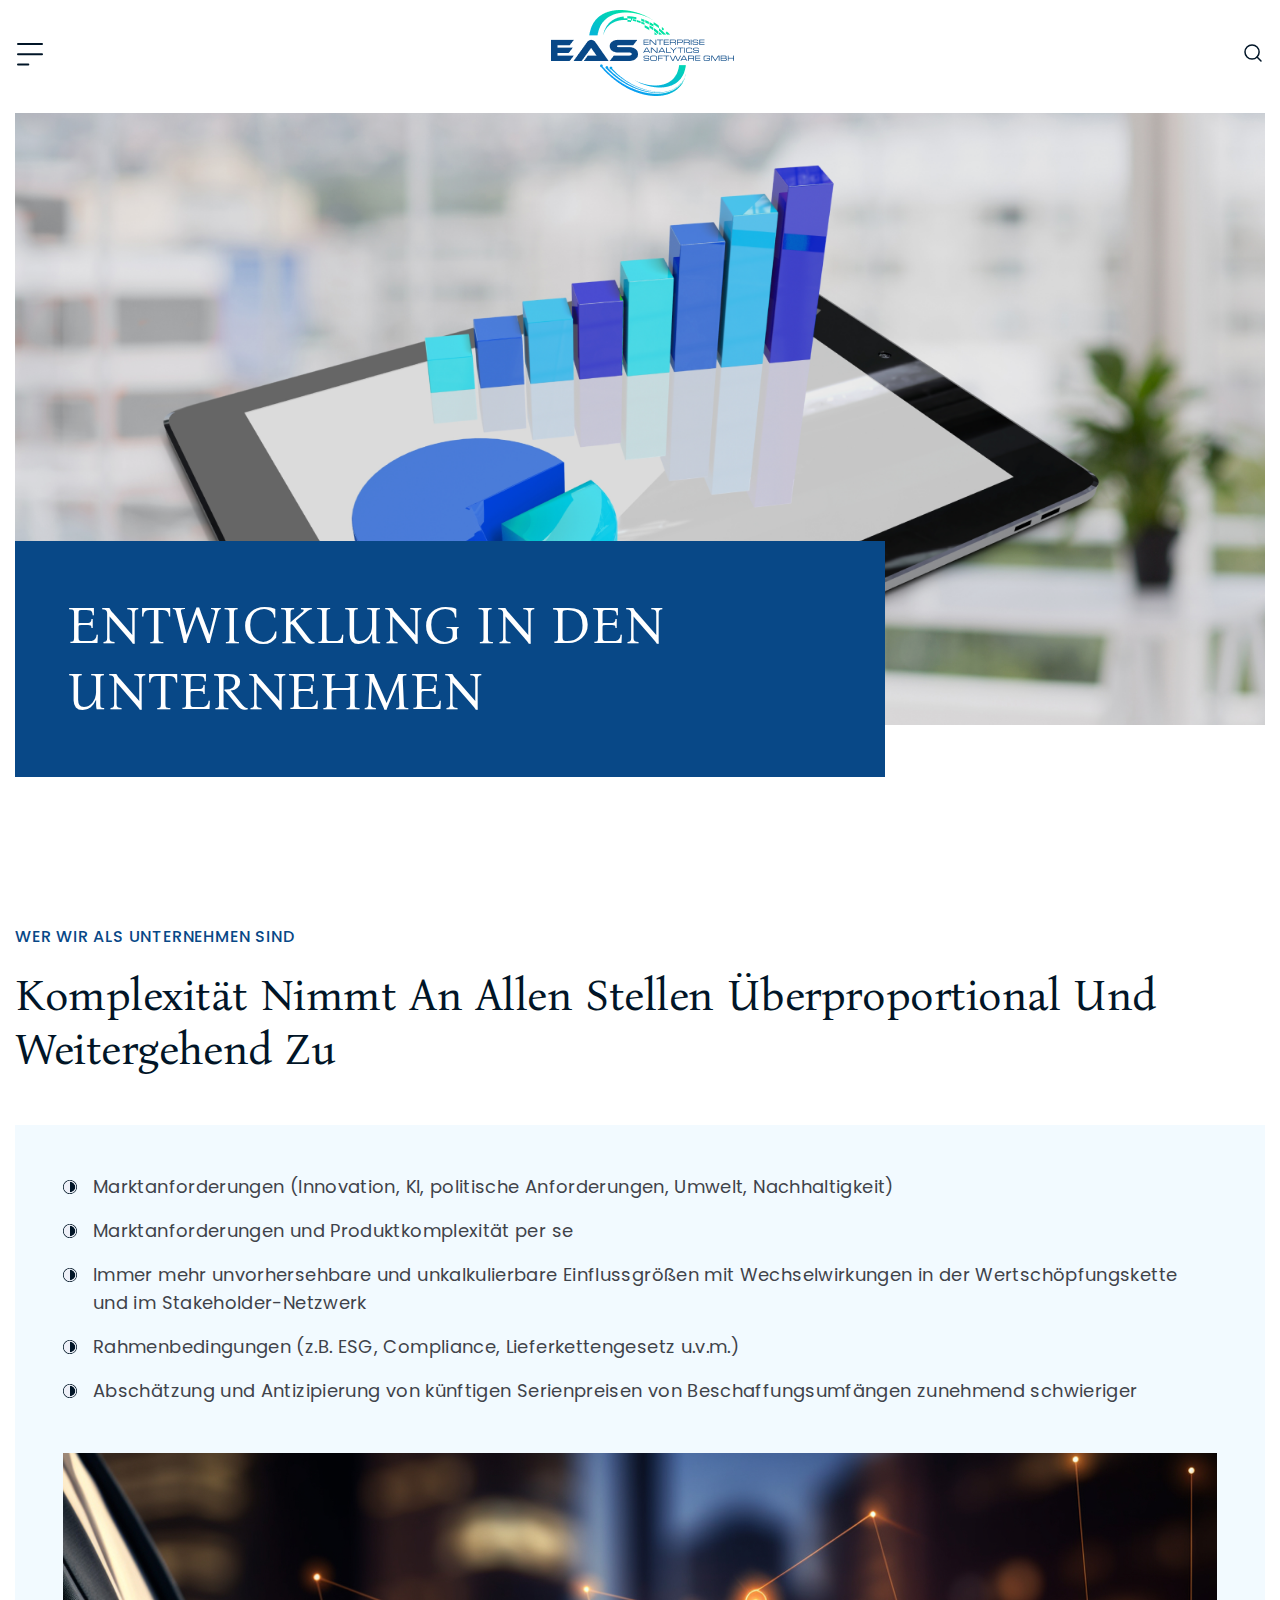
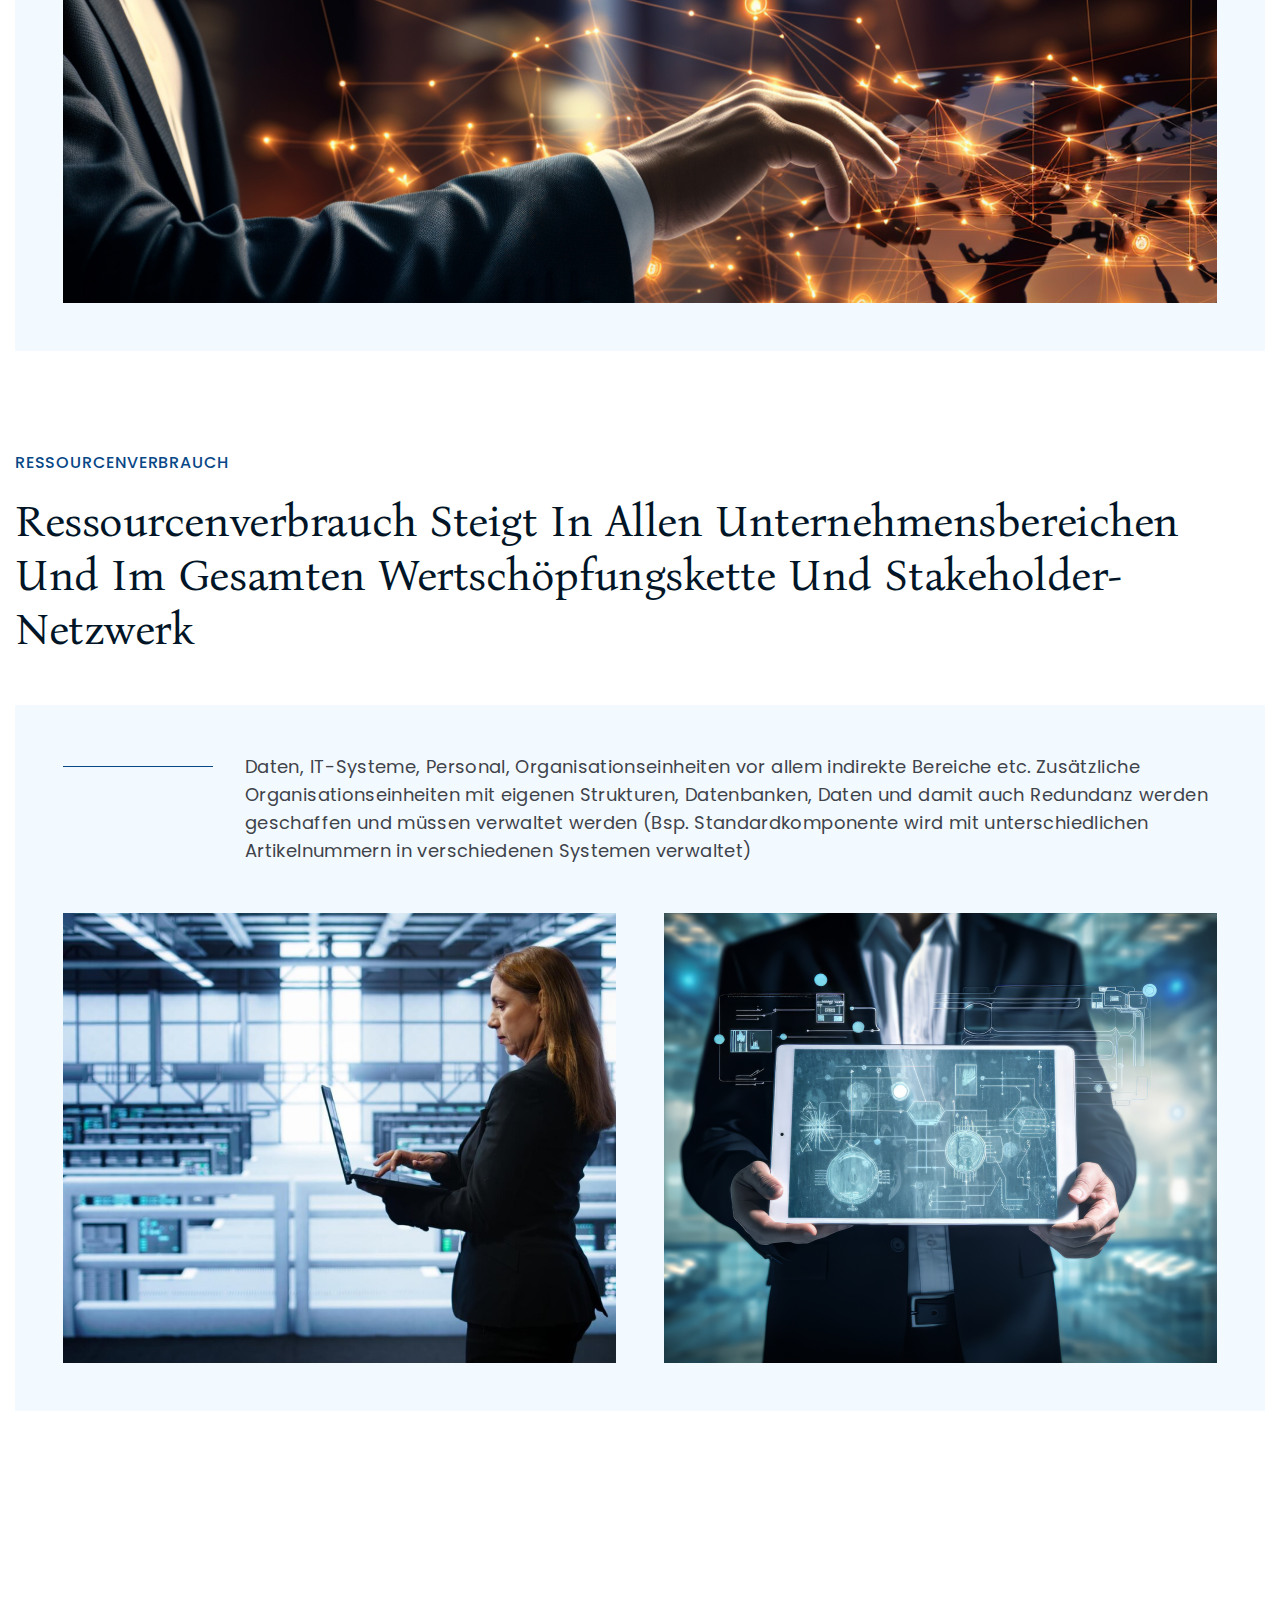
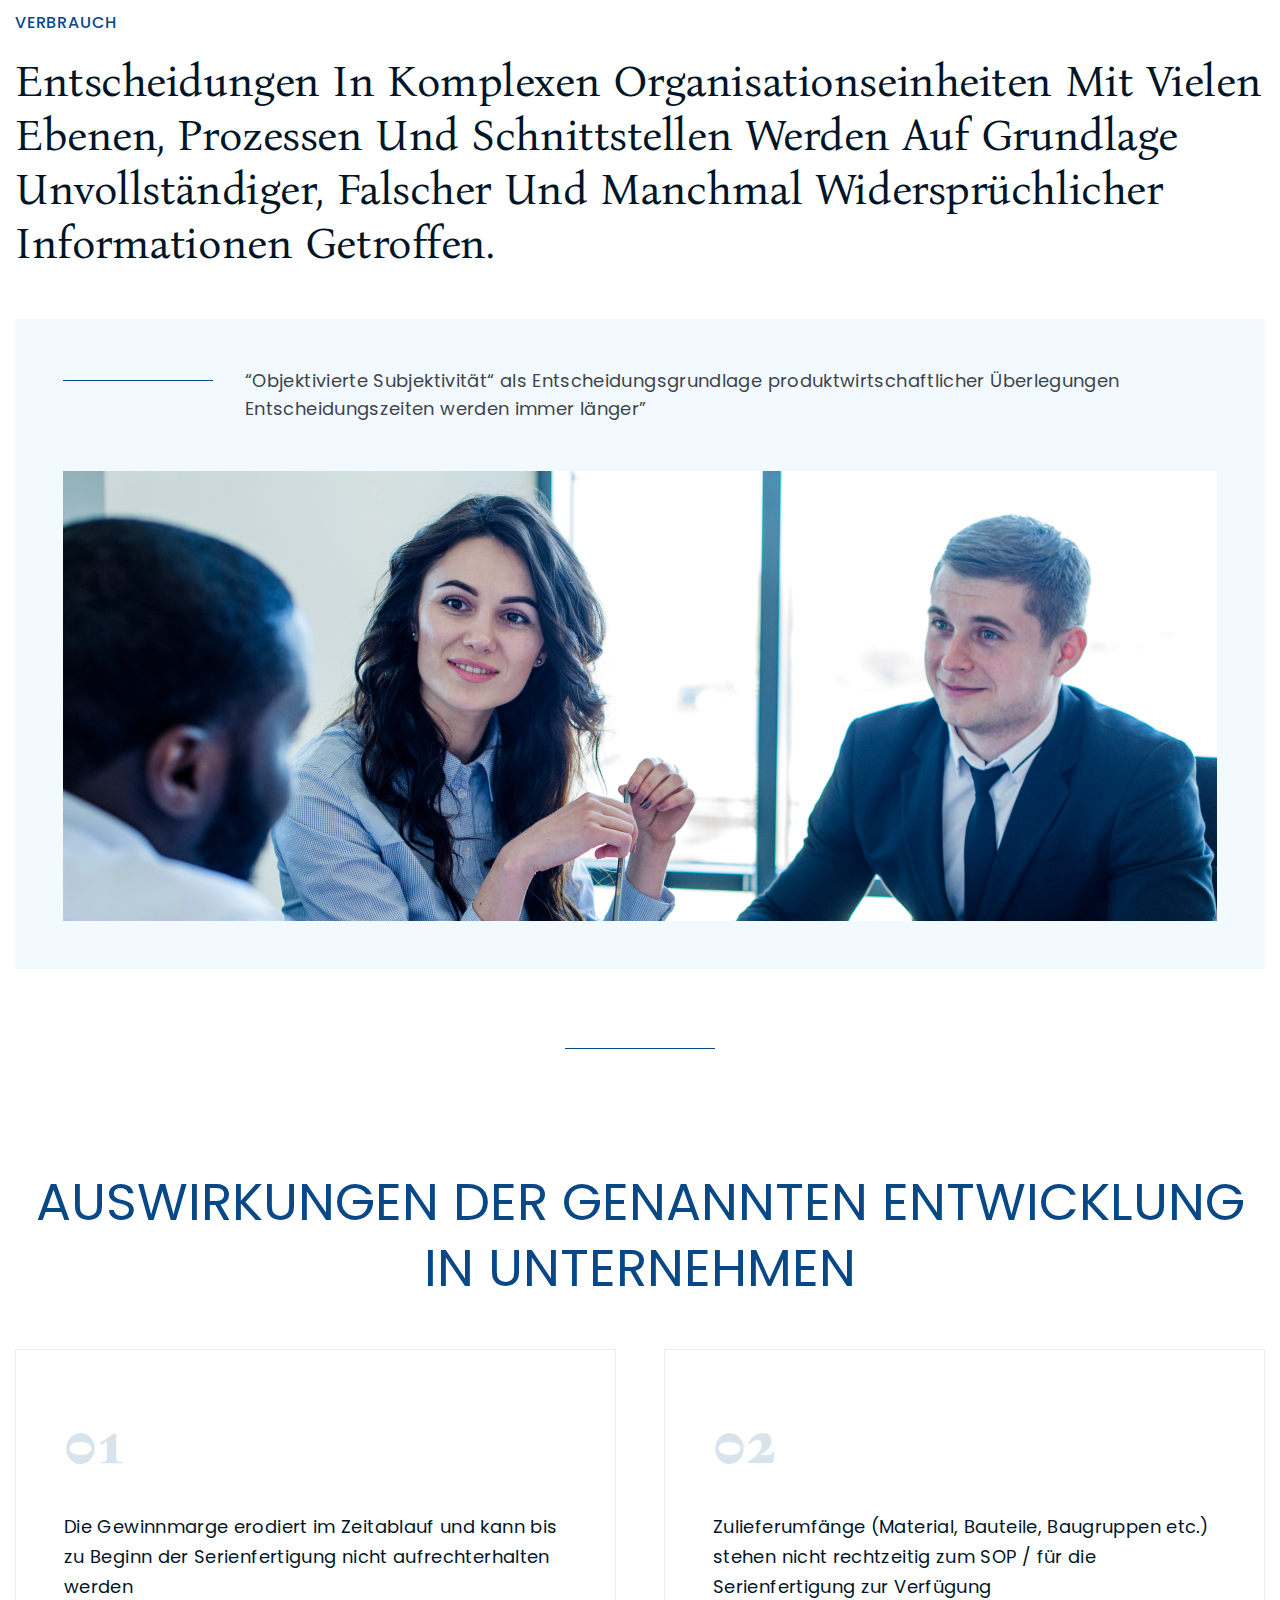
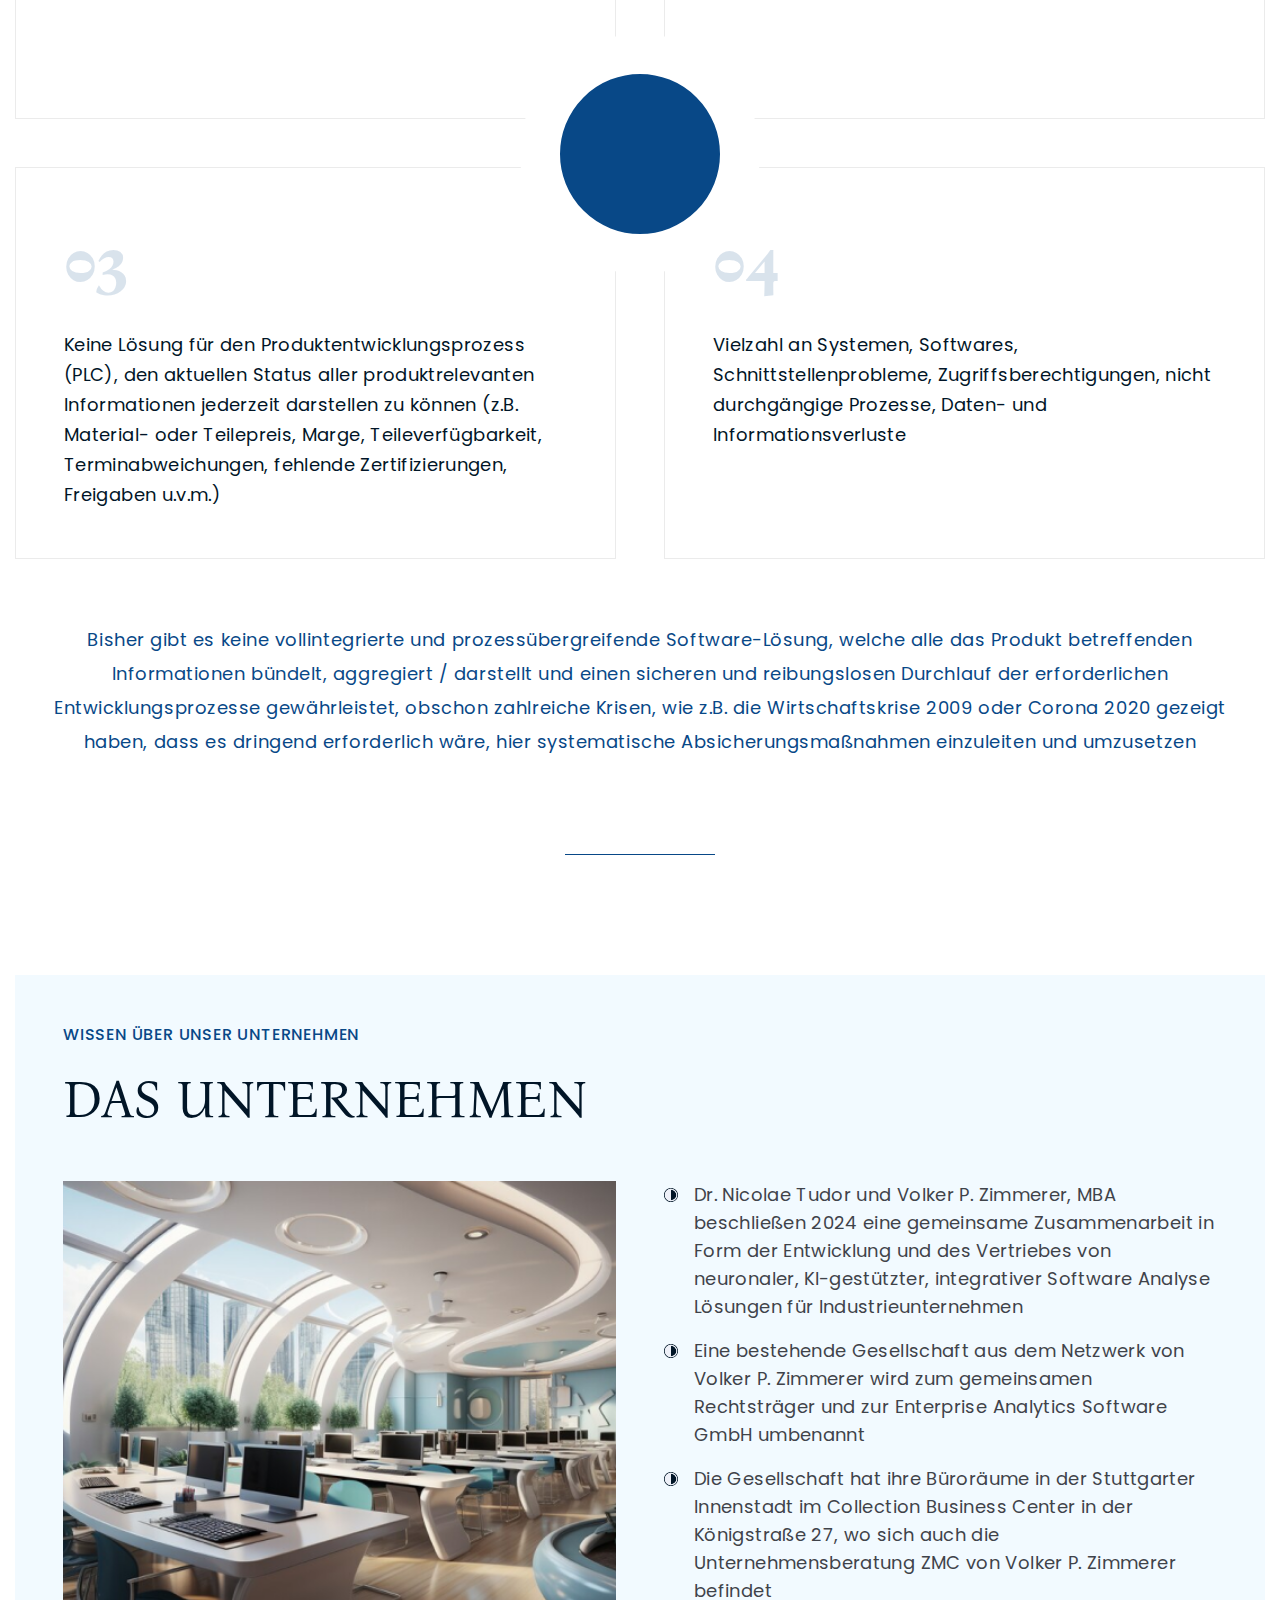
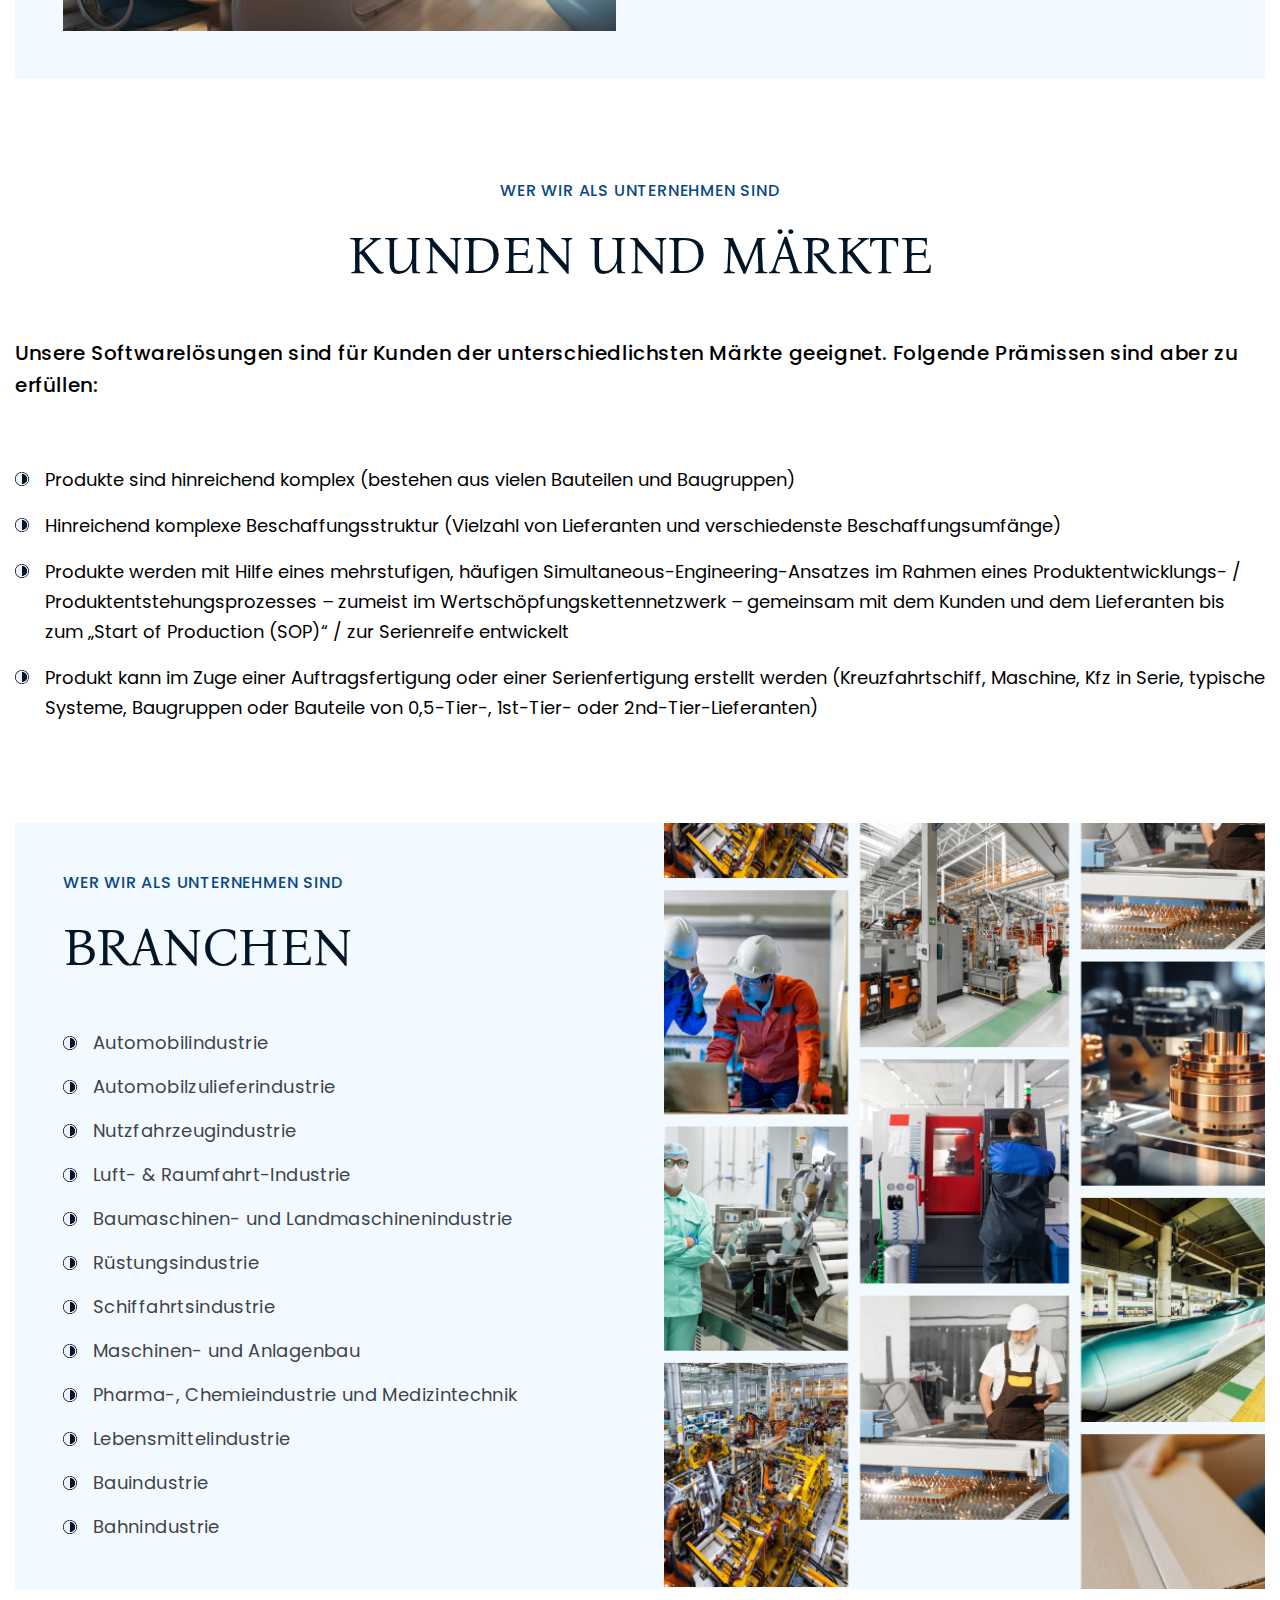
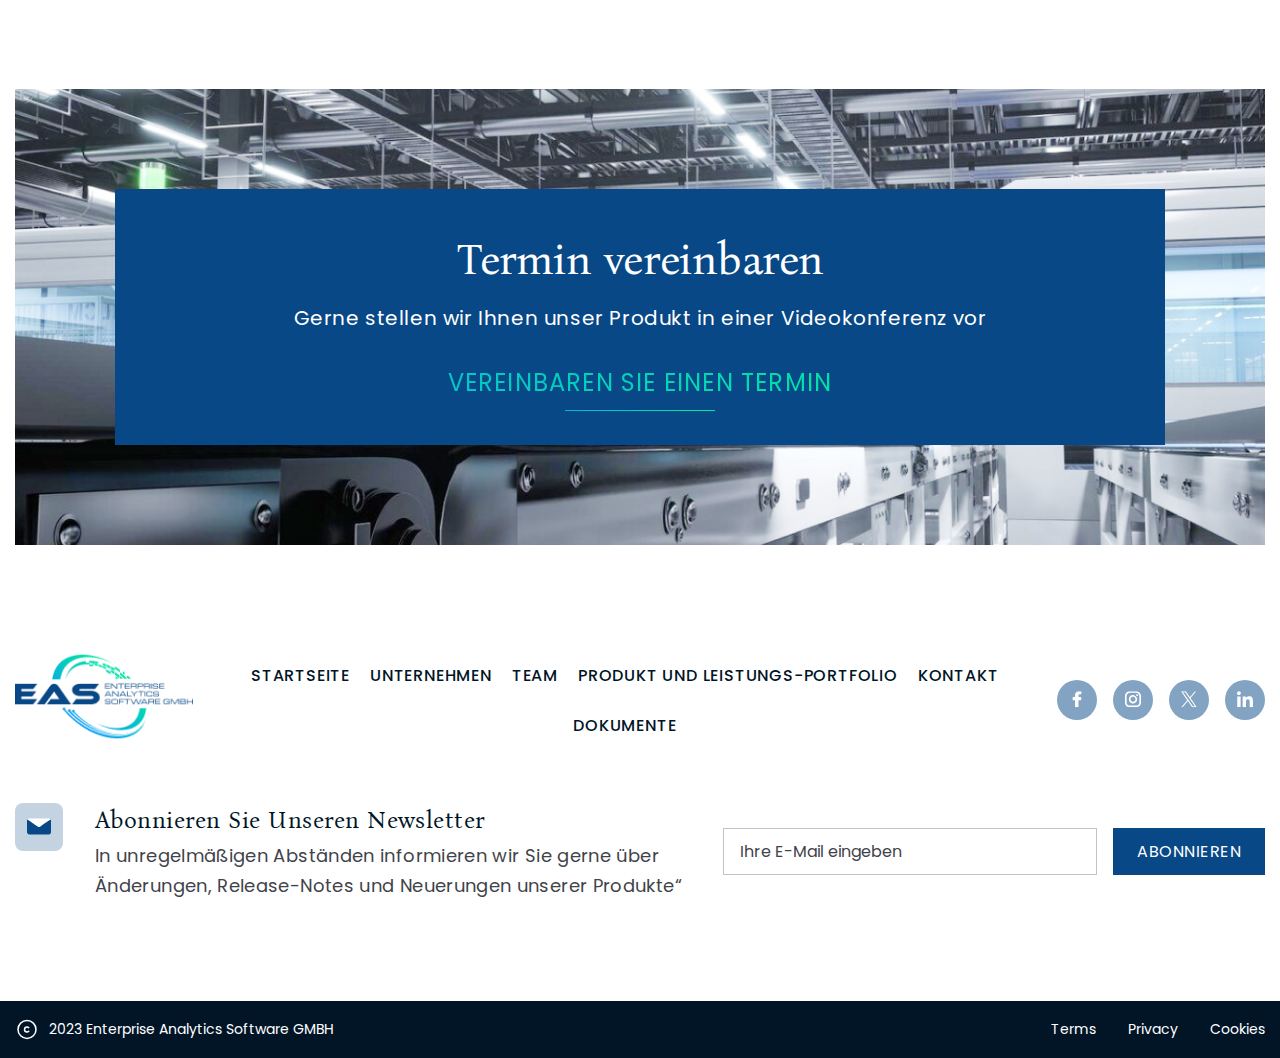
<file: UNTERNEHMEN.html>
<!DOCTYPE html>
<html lang="en">

<head>
    <meta charset="UTF-8">
    <meta name="viewport" content="width=device-width, initial-scale=1.0">
    <title>EAS</title>
    <link rel="stylesheet" href="./fonts/font.css">
    <link rel="stylesheet" href="./css/style.css">
</head>

<body>

    <header>
        <div class="container">
            <div class="header-wrapper">
                <div class="menu-icon">
                    <svg width="28" height="28" viewBox="0 0 28 28" fill="none" xmlns="http://www.w3.org/2000/svg">
                        <path d="M3 4.96696H27" stroke="#011527" stroke-width="2" stroke-linecap="round"
                            stroke-linejoin="round" />
                        <path d="M3 15.2527H27" stroke="#011527" stroke-width="2" stroke-linecap="round"
                            stroke-linejoin="round" />
                        <path d="M3 25.5384H13.2857" stroke="#011527" stroke-width="2" stroke-linecap="round"
                            stroke-linejoin="round" />
                    </svg>
                </div>
                <div class="side-menu">
                    <ul>
                        <li><a href="#" aria-label="">STARTSEITE</a></li>
                        <li><a href="#" aria-label="">UNTERNEHMEN</a></li>
                        <li><a href="#" aria-label="">TEAM</a></li>
                        <li><a href="#" aria-label="">PRODUKT UND LEISTUNGS-PORTFOLIO</a></li>
                        <li><a href="#" aria-label="">KONTAKT</a></li>
                        <li><a href="#" aria-label="">DOKUMENTE</a></li>
                    </ul>
                    <div class="close-icon">
                        <svg xmlns="http://www.w3.org/2000/svg" width="512" height="512" viewBox="0 0 512 512"
                            version="1.1">
                            <path d="" stroke="none" fill="#080404" fill-rule="evenodd" />
                            <path
                                d="M 45.123 33.084 C 37.692 34.658, 32.785 41.006, 32.846 48.965 C 32.868 51.688, 33.409 54.948, 34.050 56.208 C 34.691 57.469, 79.601 102.938, 133.851 157.250 L 232.486 256 133.292 355.250 C 77.427 411.147, 33.640 455.730, 33.049 457.315 C 29.254 467.500, 35.055 478.393, 44.983 479.725 C 55.001 481.068, 47.619 487.738, 156.250 379.194 L 256 279.523 355.750 379.194 C 464.381 487.738, 456.999 481.068, 467.017 479.725 C 476.945 478.393, 482.746 467.500, 478.951 457.315 C 478.360 455.730, 434.574 411.148, 378.710 355.252 L 279.519 256.005 379.191 156.252 C 487.738 47.618, 481.068 55.001, 479.725 44.983 C 478.393 35.055, 467.500 29.254, 457.315 33.049 C 455.730 33.640, 411.148 77.426, 355.252 133.290 L 256.005 232.481 156.752 133.302 C 81.094 57.698, 56.787 33.974, 54.500 33.501 C 49.115 32.386, 48.540 32.360, 45.123 33.084"
                                stroke="none" fill="#040404" fill-rule="evenodd" />
                        </svg>
                    </div>
                </div>
                <div class="logo">
                    <a href="index.html" aria-label="">
                        <img src="./img/logo.png" alt="logo">
                    </a>
                </div>
                <div class="search">
                    <svg width="24" height="24" viewBox="0 0 24 24" fill="none" xmlns="http://www.w3.org/2000/svg">
                        <circle cx="11.0541" cy="11.059" r="7.06194" stroke="#011527" stroke-width="1.5"
                            stroke-linecap="round" stroke-linejoin="round" />
                        <path d="M19.9985 20.0037L16.0469 16.052" stroke="#011527" stroke-width="1.5"
                            stroke-linecap="round" stroke-linejoin="round" />
                    </svg>
                </div>
            </div>
        </div>
    </header>
    <main>
        <section class="hero-banner">
            <div class="hero-wrapper">
                <div class="hero-img">
                    <img src="./img/unter-bg.png" alt="hero">
                </div>
                <div class="hero-content">
                    <h1>ENTWICKLUNG IN DEN UNTERNEHMEN </h1>
                </div>
            </div>
        </section>
        <div class="unter-analytes py py-b">
            <section class="unter-analy py py-b">
                <div class="container">
                    <div class="analytics-wrapper">
                        <div class="com-title">
                            <span> WER WIR ALS UNTERNEHMEN SIND </span>
                            <h2>Komplexität nimmt an allen Stellen überproportional und weitergehend zu </h2>
                        </div>
                        <div class="unter-analy-box">
                            <ul>
                                <li>Marktanforderungen (Innovation, KI, politische Anforderungen, Umwelt,
                                    Nachhaltigkeit)
                                </li>
                                <li>Marktanforderungen und Produktkomplexität per se</li>
                                <li>Immer mehr unvorhersehbare und unkalkulierbare Einflussgrößen mit Wechselwirkungen
                                    in
                                    der Wertschöpfungskette und im Stakeholder-Netzwerk</li>
                                <li>Rahmenbedingungen (z.B. ESG, Compliance, Lieferkettengesetz u.v.m.)</li>
                                <li>Abschätzung und Antizipierung von künftigen Serienpreisen von Beschaffungsumfängen
                                    zunehmend schwieriger</li>
                            </ul>
                            <img src="./img/unter-1.png" alt="unter image">
                        </div>
                    </div>
                </div>
            </section>

            <section class="unter-analy py py-b">
                <div class="container">
                    <div class="analytics-wrapper">
                        <div class="com-title">
                            <span> RESSOURCENVERBRAUCH </span>
                            <h2>Ressourcenverbrauch steigt in allen Unternehmensbereichen und Im gesamten
                                Wertschöpfungskette und Stakeholder-Netzwerk</h2>
                        </div>
                        <div class="unter-analy-box">
                            <div class="analytics-text">
                                <p>Daten, IT-Systeme, Personal, Organisationseinheiten vor allem indirekte Bereiche etc.
                                    Zusätzliche Organisationseinheiten mit eigenen Strukturen, Datenbanken, Daten und
                                    damit
                                    auch Redundanz werden geschaffen und müssen verwaltet werden (Bsp.
                                    Standardkomponente
                                    wird mit unterschiedlichen Artikelnummern in verschiedenen Systemen verwaltet)
                                </p>
                            </div>
                            <div class="unter-img">
                                <img src="./img/unter-2.png" alt="unter image">
                                <img src="./img/unter-3.png" alt="unter image">
                            </div>
                        </div>
                    </div>
                </div>
            </section>

            <section class="unter-analy py">
                <div class="container">
                    <div class="analytics-wrapper py py-b">
                        <div class="com-title">
                            <span> VERBRAUCH </span>
                            <h2>Entscheidungen in komplexen Organisationseinheiten mit vielen Ebenen, Prozessen und
                                Schnittstellen werden auf Grundlage unvollständiger, falscher und manchmal
                                widersprüchlicher
                                Informationen getroffen. </h2>
                        </div>
                        <div class="unter-analy-box">
                            <div class="analytics-text">
                                <p>“Objektivierte Subjektivität“ als Entscheidungsgrundlage produktwirtschaftlicher
                                    Überlegungen
                                    Entscheidungszeiten werden immer länger”
                                </p>
                            </div>
                            <img src="./img/unter-4.png" alt="unter image">
                        </div>
                    </div>
                </div>
            </section>
        </div>

        <section class="unter-about py">
            <div class="container">
                <div class="unter-about-wrapper">
                    <div class="unter-about-title">AUSWIRKUNGEN DER GENANNTEN ENTWICKLUNG IN UNTERNEHMEN </div>
                    <div class="unter-about-boxs">
                        <div class="unter-about-box">
                            <div class="unter-about-no">
                                01
                            </div>
                            <div class="unter-about-text">
                                <p>Die Gewinnmarge erodiert im Zeitablauf und kann bis zu Beginn der Serienfertigung
                                    nicht aufrechterhalten werden</p>
                            </div>
                        </div>
                        <div class="unter-about-box">
                            <div class="unter-about-no">
                                02
                            </div>
                            <div class="unter-about-text">
                                <p>Zulieferumfänge (Material, Bauteile, Baugruppen etc.) stehen
                                    nicht rechtzeitig zum SOP / für die Serienfertigung zur Verfügung </p>
                            </div>
                        </div>
                        <div class="unter-about-box">
                            <div class="unter-about-no">
                                03
                            </div>
                            <div class="unter-about-text">
                                <p>Keine Lösung für den Produktentwicklungsprozess (PLC), den
                                    aktuellen Status aller produktrelevanten Informationen
                                    jederzeit darstellen zu können (z.B. Material- oder Teilepreis, Marge,
                                    Teileverfügbarkeit, Terminabweichungen, fehlende Zertifizierungen, Freigaben u.v.m.)
                                </p>
                            </div>
                        </div>
                        <div class="unter-about-box">
                            <div class="unter-about-no">
                                04
                            </div>
                            <div class="unter-about-text">
                                <p>Vielzahl an Systemen, Softwares, Schnittstellenprobleme, Zugriffsberechtigungen,
                                    nicht durchgängige Prozesse, Daten- und Informationsverluste</p>
                            </div>
                        </div>
                    </div>
                    <div class="unter-content">
                        <p>Bisher gibt es keine vollintegrierte und prozessübergreifende Software-Lösung, welche alle
                            das Produkt betreffenden Informationen bündelt, aggregiert / darstellt und einen sicheren
                            und reibungslosen Durchlauf der erforderlichen Entwicklungsprozesse gewährleistet, obschon
                            zahlreiche Krisen, wie z.B. die Wirtschaftskrise 2009 oder Corona 2020 gezeigt haben, dass
                            es dringend erforderlich wäre, hier systematische Absicherungsmaßnahmen einzuleiten und
                            umzusetzen
                        </p>
                    </div>
                </div>
            </div>
        </section>

        <section class="unter-analy py py-b">
            <div class="container">
                <div class="analytics-wrapper">
                    <div class="unter-analy-box">
                        <div class="com-title">
                            <span> WISSEN ÜBER UNSER UNTERNEHMEN </span>
                            <h2 class="unter">DAS UNTERNEHMEN </h2>
                        </div>
                        <div class="unter-img">
                            <img src="./img/unter-5.png" alt="unter image">

                            <div class="unter-text">
                                <ul>
                                    <li>Dr. Nicolae Tudor und Volker P. Zimmerer, MBA beschließen 2024 eine gemeinsame
                                        Zusammenarbeit in Form der Entwicklung und des Vertriebes von neuronaler,
                                        KI-gestützter, integrativer Software Analyse Lösungen für Industrieunternehmen

                                    </li>
                                    <li>Eine bestehende Gesellschaft aus dem Netzwerk von Volker P. Zimmerer wird zum
                                        gemeinsamen Rechtsträger und zur Enterprise Analytics Software GmbH umbenannt
                                    </li>
                                    <li>Die Gesellschaft hat ihre Büroräume in der Stuttgarter Innenstadt im Collection
                                        Business Center in der Königstraße 27, wo sich auch die Unternehmensberatung ZMC
                                        von Volker P. Zimmerer befindet </li>
                                </ul>
                            </div>
                        </div>
                    </div>
                </div>
            </div>
        </section>

        <section class="unter-analy unter-analy-ti py py-b">
            <div class="container">
                <div class="analytics-wrapper">
                    <div class="com-title">
                        <span> WER WIR ALS UNTERNEHMEN SIND </span>
                        <h2 class="unter">KUNDEN UND MÄRKTE </h2>
                    </div>
                    <p><strong>Unsere Softwarelösungen sind für Kunden der unterschiedlichsten Märkte geeignet. Folgende
                            Prämissen sind aber zu erfüllen:</strong></p>

                    <ul>
                        <li>Produkte sind hinreichend komplex (bestehen aus vielen Bauteilen und Baugruppen)</li>
                        <li>Hinreichend komplexe Beschaffungsstruktur (Vielzahl von Lieferanten und verschiedenste
                            Beschaffungsumfänge)</li>
                        <li>Produkte werden mit Hilfe eines mehrstufigen, häufigen Simultaneous-Engineering-Ansatzes im
                            Rahmen eines Produktentwicklungs- / Produktentstehungsprozesses – zumeist im
                            Wertschöpfungskettennetzwerk – gemeinsam mit dem Kunden und dem Lieferanten bis zum „Start
                            of Production (SOP)“ / zur Serienreife entwickelt</li>
                        <li>Produkt kann im Zuge einer Auftragsfertigung oder einer Serienfertigung erstellt werden
                            (Kreuzfahrtschiff, Maschine, Kfz in Serie, typische Systeme, Baugruppen oder Bauteile von
                            0,5-Tier-, 1st-Tier- oder 2nd-Tier-Lieferanten)</li>
                    </ul>
                </div>
            </div>
        </section>

        <section class="unter-analy py">
            <div class="container">
                <div class="analytics-wrapper">
                    <div class="unter-analy-box">
                        <div class="unter-img">
                            <div class="unter-img-text">
                                <div class="com-title">
                                    <span> WER WIR ALS UNTERNEHMEN SIND </span>
                                    <h2 class="unter">BRANCHEN </h2>
                                </div>
                                <ul>
                                    <li>Automobilindustrie</li>
                                    <li>Automobilzulieferindustrie</li>
                                    <li>Nutzfahrzeugindustrie</li>
                                    <li>Luft- & Raumfahrt-Industrie</li>
                                    <li>Baumaschinen- und Landmaschinenindustrie</li>
                                    <li>Rüstungsindustrie</li>
                                    <li>Schiffahrtsindustrie</li>
                                    <li>Maschinen- und Anlagenbau</li>
                                    <li>Pharma-, Chemieindustrie und Medizintechnik</li>
                                    <li>Lebensmittelindustrie</li>
                                    <li>Bauindustrie</li>
                                    <li>Bahnindustrie</li>
                                </ul>
                            </div>

                            <div class="unter-postion-img">
                                <img src="./img/unter-6.png" alt="unter images">
                            </div>
                        </div>

                    </div>
                </div>
            </div>
        </section>

        <section class="news-latter ">
            <div class="container">
                <div class="ns-latter">
                    <div class="ns-content">
                        <div class="ns-title">
                            <h2>Termin vereinbaren</h2>
                            <p>Gerne stellen wir Ihnen unser Produkt in einer Videokonferenz vor</p>
                        </div>
                        <a href="#" aria-label="">VEREINBAREN SIE EINEN TERMIN</a>
                    </div>
                </div>
            </div>
        </section>
    </main>
    <footer>
        <div class="container">
            <div class="f-wrapper py">
                <div class="f-main">
                    <div class="f-logo">
                        <a href="#" aria-label="">
                            <img src="./img/logo.png" alt="footer logo">
                        </a>
                    </div>
                    <div class="f-menu">
                        <ul>
                            <li><a href="#" aria-label="">STARTSEITE</a></li>
                            <li><a href="#" aria-label="">UNTERNEHMEN</a></li>
                            <li><a href="#" aria-label="">TEAM</a></li>
                            <li><a href="#" aria-label="">PRODUKT UND LEISTUNGS-PORTFOLIO</a></li>
                            <li><a href="#" aria-label="">KONTAKT</a></li>
                            <li><a href="#" aria-label="">DOKUMENTE</a></li>
                        </ul>
                    </div>
                    <div class="f-social">
                        <a href="#" aria-label=""><svg width="16" height="17" viewBox="0 0 16 17" fill="none"
                                xmlns="http://www.w3.org/2000/svg">
                                <g clip-path="url(#clip0_366_535)">
                                    <path fill-rule="evenodd" clip-rule="evenodd"
                                        d="M9.34398 0.256444C8.99626 0.312225 8.69401 0.383226 8.46898 0.462007C7.28145 0.877757 6.47673 1.81298 6.18688 3.11423C6.10082 3.50054 6.06332 4.10732 6.06301 5.11823L6.06273 5.98541H4.9732C3.92148 5.98541 3.88082 5.98763 3.80207 6.0496C3.65938 6.16182 3.65198 6.24982 3.66238 7.71141L3.6721 9.07801L3.77423 9.18016L3.87635 9.28229L4.96954 9.29194L6.06273 9.3016L6.06291 12.5888C6.06301 14.7454 6.07413 15.9158 6.09523 15.9918C6.11291 16.0555 6.16395 16.1363 6.20863 16.1715C6.28798 16.2339 6.32541 16.2354 7.77788 16.2344C9.35782 16.2333 9.30673 16.2382 9.41573 16.08C9.46507 16.0084 9.46898 15.7578 9.46898 12.6517V9.30057L10.7324 9.29144C11.9583 9.28257 11.9984 9.28035 12.0839 9.21685C12.1324 9.18088 12.1889 9.10354 12.2094 9.04498C12.2578 8.90676 12.2652 6.40007 12.2177 6.22894C12.1991 6.16182 12.1478 6.08626 12.0959 6.04926C12.0091 5.98748 11.965 5.98541 10.7376 5.98541H9.46898L9.46951 5.1026C9.47029 3.84226 9.51691 3.67454 9.92345 3.46979L10.1096 3.37604L11.094 3.36041C12.1138 3.34423 12.1425 3.34038 12.2662 3.20382C12.3257 3.13807 12.3288 3.08163 12.3381 1.86498C12.3486 0.504757 12.3402 0.411163 12.1984 0.2996C12.1188 0.236944 12.0845 0.235507 10.7694 0.239663C10.0284 0.242007 9.38695 0.249569 9.34398 0.256444Z"
                                        fill="white" />
                                </g>
                                <defs>
                                    <clipPath id="clip0_366_535">
                                        <rect width="16" height="16" fill="white" transform="translate(0 0.235352)" />
                                    </clipPath>
                                </defs>
                            </svg>
                        </a>
                        <a href="#" aria-label=""><svg width="16" height="17" viewBox="0 0 16 17" fill="none"
                                xmlns="http://www.w3.org/2000/svg">
                                <g clip-path="url(#clip0_366_538)">
                                    <path fill-rule="evenodd" clip-rule="evenodd"
                                        d="M4.03113 0.282869C2.12101 0.607994 0.601852 1.99181 0.139352 3.82799C0.00110157 4.37681 0.000976562 4.38071 0.000976562 8.23537C0.000976562 12.09 0.00110157 12.0939 0.139352 12.6427C0.560883 14.3162 1.91904 15.6744 3.59251 16.0959C4.14132 16.2342 4.14523 16.2343 7.99988 16.2343C11.8545 16.2343 11.8584 16.2342 12.4073 16.0959C13.7005 15.7702 14.84 14.8672 15.4652 13.6729C15.7065 13.2119 15.9006 12.6135 15.9544 12.1647C15.9662 12.0656 15.9884 11.9769 16.0035 11.9675C16.0193 11.9578 16.0311 10.3359 16.0311 8.20043C16.0311 6.02946 16.0195 4.45765 16.0034 4.46756C15.9882 4.47696 15.9661 4.40396 15.9543 4.30534C15.8426 3.37337 15.3364 2.36937 14.6088 1.63696C13.8801 0.903432 12.9942 0.453307 11.9385 0.280213C11.5658 0.219088 4.3917 0.221526 4.03113 0.282869ZM4.21913 1.90831C2.9137 2.14446 1.90016 3.16506 1.67204 4.47315C1.60151 4.87753 1.60151 11.5932 1.67204 11.9976C1.90185 13.3154 2.91985 14.3334 4.23766 14.5632C4.64204 14.6337 11.3577 14.6337 11.7621 14.5632C13.0799 14.3334 14.0979 13.3154 14.3277 11.9976C14.3983 11.5932 14.3983 4.87753 14.3277 4.47315C14.0979 3.15534 13.0799 2.13734 11.7621 1.90753C11.3819 1.84121 4.58607 1.84193 4.21913 1.90831ZM11.9915 3.14581C11.6795 3.19196 11.3859 3.40906 11.2445 3.69803C11.1402 3.91128 11.1286 4.25484 11.2178 4.49228C11.456 5.12646 12.2769 5.32449 12.8075 4.87578C13.1305 4.60262 13.2303 4.12343 13.0486 3.71831C12.8644 3.30753 12.4425 3.07906 11.9915 3.14581ZM7.70301 4.09793C6.30163 4.23034 5.12751 4.95799 4.43066 6.12599C3.84176 7.11309 3.69807 8.37571 4.04848 9.48487C4.45301 10.7655 5.46976 11.7822 6.75038 12.1868C7.54513 12.4378 8.45463 12.4378 9.24938 12.1868C10.53 11.7822 11.5468 10.7655 11.9513 9.48487C12.1413 8.88353 12.1934 8.08834 12.081 7.50493C11.7526 5.79906 10.4875 4.50984 8.81238 4.17406C8.51713 4.11487 7.9417 4.0754 7.70301 4.09793ZM0.0150078 8.23537C0.0150078 10.3065 0.0187578 11.1537 0.0233203 10.1182C0.0278828 9.08262 0.0278828 7.38809 0.0233203 6.35256C0.0187578 5.31699 0.0150078 6.16428 0.0150078 8.23537ZM7.44879 5.78203C6.97754 5.88453 6.61388 6.09053 6.23448 6.46996C5.71541 6.98899 5.50098 7.50515 5.50098 8.23537C5.50098 8.96559 5.71541 9.48174 6.23448 10.0008C6.75351 10.5198 7.26966 10.7343 7.99988 10.7343C8.7301 10.7343 9.24626 10.5198 9.76529 10.0008C10.2844 9.48174 10.4988 8.96559 10.4988 8.23537C10.4988 7.50515 10.2844 6.98899 9.76529 6.46996C9.38035 6.08503 9.02082 5.88328 8.53695 5.78074C8.27763 5.72578 7.70432 5.72646 7.44879 5.78203Z"
                                        fill="white" />
                                </g>
                                <defs>
                                    <clipPath id="clip0_366_538">
                                        <rect width="16" height="16" fill="white" transform="translate(0 0.235352)" />
                                    </clipPath>
                                </defs>
                            </svg>
                        </a>
                        <a href="#" aria-label=""><svg width="16" height="17" viewBox="0 0 16 17" fill="none"
                                xmlns="http://www.w3.org/2000/svg">
                                <g clip-path="url(#clip0_366_541)">
                                    <path fill-rule="evenodd" clip-rule="evenodd"
                                        d="M0.256391 0.383789C0.971047 1.38479 6.25195 9.1217 6.23989 9.15007C6.23092 9.1712 5.27873 10.2854 4.12386 11.626C2.96902 12.9666 1.60361 14.5521 1.08961 15.1494L0.155078 16.2354L0.866609 16.2339L1.57814 16.2325L4.23439 13.14C6.72367 10.2418 6.89358 10.0511 6.93752 10.1064C6.9633 10.1388 7.91955 11.5303 9.06252 13.1985L11.1406 16.2317L13.495 16.2335L15.8493 16.2354L15.711 16.04C15.41 15.6147 9.53223 7.05066 9.5242 7.02566C9.51948 7.01098 10.81 5.4946 12.392 3.65588C13.974 1.8172 15.2791 0.295383 15.2923 0.274102C15.311 0.243727 15.1655 0.235352 14.6181 0.235352H13.92L11.4066 3.15723C10.0242 4.76426 8.88558 6.0787 8.8763 6.0782C8.86698 6.07769 7.95939 4.76366 6.85939 3.15807L4.85939 0.238883L2.50489 0.237102L0.150391 0.235352L0.256391 0.383789ZM2.14539 1.38651C2.17714 1.43526 4.36814 4.5712 7.01427 8.35526L11.8254 15.2354H12.8674C13.7412 15.2354 13.9053 15.2284 13.8844 15.1925C13.8706 15.169 11.68 12.033 9.01626 8.22376L4.17311 1.29785H3.13039H2.08764L2.14539 1.38651Z"
                                        fill="white" />
                                </g>
                                <defs>
                                    <clipPath id="clip0_366_541">
                                        <rect width="16" height="16" fill="white" transform="translate(0 0.235352)" />
                                    </clipPath>
                                </defs>
                            </svg>
                        </a>
                        <a href="#" aria-label=""><svg width="16" height="17" viewBox="0 0 16 17" fill="none"
                                xmlns="http://www.w3.org/2000/svg">
                                <g clip-path="url(#clip0_366_544)">
                                    <path fill-rule="evenodd" clip-rule="evenodd"
                                        d="M1.43767 0.282571C0.767141 0.464946 0.215672 1.02207 0.0473281 1.6872C-0.0131719 1.9261 -0.0131719 2.38829 0.0473281 2.6272C0.179609 3.14979 0.596016 3.67016 1.06689 3.90132C1.68605 4.20526 2.41245 4.16148 2.97677 3.7862C3.36158 3.53032 3.68664 3.06657 3.80058 2.61091C3.87061 2.33091 3.84617 1.79488 3.75108 1.52523C3.67395 1.30651 3.50183 1.0256 3.32308 0.826727C3.16617 0.652196 2.80173 0.41554 2.55567 0.328415C2.29814 0.237258 1.69517 0.21254 1.43767 0.282571ZM11.5158 5.29973C10.9961 5.37057 10.4842 5.54688 10.0463 5.80582C9.70092 6.01007 9.22552 6.45773 9.03142 6.76154C8.95408 6.8826 8.88027 6.98248 8.86736 6.98348C8.85445 6.98451 8.84392 6.66188 8.84392 6.26657V5.54782H7.25017H5.65642V10.8916V16.2353H7.3283H9.00017L9.00036 13.2744C9.00055 10.1634 9.00673 10.002 9.14395 9.5236C9.39355 8.65354 9.9883 8.2287 10.9529 8.23151C11.7564 8.23385 12.216 8.53723 12.4699 9.23279C12.6589 9.75088 12.6629 9.8257 12.6793 13.1806L12.6942 16.2353H14.3486H16.0031L15.9916 12.665C15.9789 8.70332 15.9829 8.78682 15.7656 7.93845C15.3714 6.39885 14.4867 5.57763 12.9689 5.34235C12.5926 5.28401 11.8014 5.26082 11.5158 5.29973ZM0.250172 10.8916V16.2353H1.92205H3.59392V10.8916V5.54782H1.92205H0.250172V10.8916Z"
                                        fill="white" />
                                </g>
                                <defs>
                                    <clipPath id="clip0_366_544">
                                        <rect width="16" height="16" fill="white" transform="translate(0 0.235352)" />
                                    </clipPath>
                                </defs>
                            </svg>
                        </a>
                    </div>

                </div>
                <div class="f-content">
                    <div class="f-mail">
                        <div class="mail">
                            <svg width="24" height="25" viewBox="0 0 24 25" fill="none"
                                xmlns="http://www.w3.org/2000/svg">
                                <g clip-path="url(#clip0_366_549)">
                                    <path fill-rule="evenodd" clip-rule="evenodd"
                                        d="M1.91166 4.52718C1.76423 4.5629 1.51186 4.65866 1.35084 4.73994C1.05938 4.88708 0.46875 5.40266 0.46875 5.50991C0.46875 5.5409 2.03494 6.63908 3.94922 7.95036C5.8635 9.2616 8.17523 10.8474 9.08644 11.4744C9.99769 12.1014 10.8414 12.6654 10.9614 12.7278C11.608 13.0639 12.3953 13.0622 13.047 12.7234C13.1717 12.6585 13.7096 12.3043 14.2424 11.9362C14.9372 11.4561 22.1806 6.49855 23.5026 5.59827C23.5854 5.54193 23.5717 5.51769 23.2934 5.22786C22.9575 4.87804 22.4253 4.58132 21.9897 4.50097C21.8272 4.47097 18.2534 4.45579 11.9585 4.45827C3.79266 4.46155 2.13548 4.4729 1.91166 4.52718Z"
                                        fill="white" />
                                    <path fill-rule="evenodd" clip-rule="evenodd"
                                        d="M0.314424 5.73203C0.250486 5.84162 0.158799 6.03676 0.110705 6.16567C0.0273145 6.38921 0.0227207 6.67586 0.0108613 12.3739C-0.00273242 18.9043 -0.0176855 18.5087 0.265768 19.1075C0.445018 19.486 0.915971 19.9697 1.30353 20.1734C1.93846 20.507 1.16675 20.4846 11.9998 20.4846C20.5462 20.4846 21.8109 20.4757 22.0731 20.4139C22.9377 20.2101 23.665 19.513 23.9099 18.6534C23.9423 18.5399 23.9863 18.4269 24.0078 18.4024C24.058 18.345 24.0591 6.45718 24.0088 6.48826C23.988 6.50111 23.945 6.4127 23.9133 6.29181C23.8442 6.02786 23.6264 5.57973 23.5673 5.57973C23.5304 5.57973 16.9498 10.0657 14.2422 11.9365C13.7095 12.3047 13.1716 12.6589 13.0469 12.7237C12.3916 13.0644 11.6081 13.0644 10.9528 12.7237C10.8281 12.6589 10.2902 12.3045 9.75749 11.9362C9.22475 11.5679 7.06977 10.0895 4.9686 8.65089C2.86742 7.21229 0.986846 5.92215 0.789502 5.78396L0.430721 5.53271L0.314424 5.73203ZM0.0225801 12.4704C0.0225801 15.7575 0.0281582 17.1022 0.035002 15.4586C0.0418457 13.8151 0.0418457 11.1257 0.035002 9.48207C0.0281582 7.83854 0.0225801 9.18325 0.0225801 12.4704Z"
                                        fill="#084887" />
                                </g>
                                <defs>
                                    <clipPath id="clip0_366_549">
                                        <rect width="24" height="24" fill="white" transform="translate(0 0.470215)" />
                                    </clipPath>
                                </defs>
                            </svg>
                        </div>
                        <div class="mail-text">
                            <div class="f-title">
                                <p>Abonnieren Sie unseren Newsletter</p>
                            </div>
                            <p>In unregelmäßigen Abständen informieren wir Sie gerne über Änderungen, Release-Notes und
                                Neuerungen unserer Produkte“</p>
                        </div>
                    </div>
                    <div class="f-ns-mail">
                        <form action="">
                            <input type="email" name="" id="" placeholder="Ihre E-Mail eingeben">
                            <input type="button" value="ABONNIEREN">
                        </form>
                    </div>
                </div>
            </div>
        </div>
        <div class="copy-right">
            <div class="container">
                <div class="copy-wrapper">
                    <div class="copy-text">
                        <svg width="24" height="25" viewBox="0 0 24 25" fill="none" xmlns="http://www.w3.org/2000/svg">
                            <path fill-rule="evenodd" clip-rule="evenodd"
                                d="M12 21.4702V21.4702C7.029 21.4702 3 17.4412 3 12.4702V12.4702C3 7.49921 7.029 3.47021 12 3.47021V3.47021C16.971 3.47021 21 7.49921 21 12.4702V12.4702C21 17.4412 16.971 21.4702 12 21.4702Z"
                                stroke="white" stroke-width="1.5" stroke-linecap="round" stroke-linejoin="round" />
                            <path
                                d="M13.6783 14.3452C13.2373 14.7322 12.6613 14.9702 12.0293 14.9702C10.6483 14.9702 9.5293 13.8512 9.5293 12.4702C9.5293 11.0892 10.6483 9.97021 12.0293 9.97021C12.6623 9.97021 13.2383 10.2072 13.6783 10.5952"
                                stroke="white" stroke-width="1.5" stroke-linecap="round" stroke-linejoin="round" />
                        </svg>
                        <p>2023 Enterprise Analytics Software GMBH</p>
                    </div>
                    <div class="copy-link">
                        <a href="#" aria-label="">Terms</a>
                        <a href="#" aria-label="">Privacy</a>
                        <a href="#" aria-label="">Cookies</a>
                    </div>
                </div>
            </div>
        </div>
    </footer>

    <script src="./js/script.js"></script>
</body>

</html>
</file>
<file: fonts/font.css>
@font-face {
    font-family: 'Bona Nova';
    src: url('BonaNova-Bold.woff2') format('woff2'),
        url('BonaNova-Bold.woff') format('woff'),
        url('BonaNova-Bold.ttf') format('truetype');
    font-weight: bold;
    font-style: normal;
    font-display: swap;
}

@font-face {
    font-family: 'Poppins';
    src: url('Poppins-ExtraLight.woff2') format('woff2'),
        url('Poppins-ExtraLight.woff') format('woff'),
        url('Poppins-ExtraLight.ttf') format('truetype');
    font-weight: 200;
    font-style: normal;
    font-display: swap;
}

@font-face {
    font-family: 'Poppins';
    src: url('Poppins-ExtraBold.woff2') format('woff2'),
        url('Poppins-ExtraBold.woff') format('woff'),
        url('Poppins-ExtraBold.ttf') format('truetype');
    font-weight: bold;
    font-style: normal;
    font-display: swap;
}

@font-face {
    font-family: 'Poppins';
    src: url('Poppins-Bold.woff2') format('woff2'),
        url('Poppins-Bold.woff') format('woff'),
        url('Poppins-Bold.ttf') format('truetype');
    font-weight: bold;
    font-style: normal;
    font-display: swap;
}

@font-face {
    font-family: 'Bona Nova';
    src: url('BonaNova-Regular.woff2') format('woff2'),
        url('BonaNova-Regular.woff') format('woff'),
        url('BonaNova-Regular.ttf') format('truetype');
    font-weight: normal;
    font-style: normal;
    font-display: swap;
}

@font-face {
    font-family: 'Poppins';
    src: url('Poppins-Italic.woff2') format('woff2'),
        url('Poppins-Italic.woff') format('woff'),
        url('Poppins-Italic.ttf') format('truetype');
    font-weight: normal;
    font-style: italic;
    font-display: swap;
}

@font-face {
    font-family: 'Poppins';
    src: url('Poppins-Black.woff2') format('woff2'),
        url('Poppins-Black.woff') format('woff'),
        url('Poppins-Black.ttf') format('truetype');
    font-weight: 900;
    font-style: normal;
    font-display: swap;
}

@font-face {
    font-family: 'Bona Nova';
    src: url('BonaNova-Italic.woff2') format('woff2'),
        url('BonaNova-Italic.woff') format('woff'),
        url('BonaNova-Italic.ttf') format('truetype');
    font-weight: normal;
    font-style: italic;
    font-display: swap;
}

@font-face {
    font-family: 'Poppins';
    src: url('Poppins-Light.woff2') format('woff2'),
        url('Poppins-Light.woff') format('woff'),
        url('Poppins-Light.ttf') format('truetype');
    font-weight: 300;
    font-style: normal;
    font-display: swap;
}

@font-face {
    font-family: 'Poppins';
    src: url('Poppins-Medium.woff2') format('woff2'),
        url('Poppins-Medium.woff') format('woff'),
        url('Poppins-Medium.ttf') format('truetype');
    font-weight: 500;
    font-style: normal;
    font-display: swap;
}

@font-face {
    font-family: 'Poppins';
    src: url('Poppins-Thin.woff2') format('woff2'),
        url('Poppins-Thin.woff') format('woff'),
        url('Poppins-Thin.ttf') format('truetype');
    font-weight: 100;
    font-style: normal;
    font-display: swap;
}

@font-face {
    font-family: 'Poppins';
    src: url('Poppins-SemiBold.woff2') format('woff2'),
        url('Poppins-SemiBold.woff') format('woff'),
        url('Poppins-SemiBold.ttf') format('truetype');
    font-weight: 600;
    font-style: normal;
    font-display: swap;
}

@font-face {
    font-family: 'Poppins';
    src: url('Poppins-Regular.woff2') format('woff2'),
        url('Poppins-Regular.woff') format('woff'),
        url('Poppins-Regular.ttf') format('truetype');
    font-weight: normal;
    font-style: normal;
    font-display: swap;
}
</file>
<file: css/style.css>
* {
    margin: 0;
    padding: 0;
    box-sizing: border-box;
}

:root {
    --heading-font: 'Bona Nova';
    --body-font: 'Poppins';

    --primary-color: #084887;
    --sec-color: #011527;
    --white-color: #fff;
    --black-color: #000;
    --gray-color: #3F434A;

    --gradient: linear-gradient(241.4deg, #00E5A3 23.34%, #0998F8 140.98%);
}

.container {
    max-width: 1400px;
    width: 100%;
    margin: 0 auto;
    padding: 0 15px;
}

body {
    font-family: var(--body-font);
    font-size: 18px;
    font-weight: 500;
}

h1,
h2,
h3,
h4,
h5,
h6 {
    font-family: var(--heading-font);
}

p,
li {
    font-size: 18px;
    font-weight: 400;
    line-height: 30px;
}

li {
    list-style: none;
}

a {
    text-decoration: none;
}

p:not(:last-child),
li:not(:last-child, .f-menu ul li) {
    margin-bottom: 16px;
}

img {
    width: 100%;
    height: auto;
    object-fit: cover;
    line-height: 0;
}

h1,
.unter-about-title,
.unter-analy-box .com-title h2,
.unter {
    font-size: 56px;
    font-weight: 400;
    line-height: 74px;
}

h2 {
    font-size: 50px;
    font-weight: 400;
    line-height: 64px;
    letter-spacing: -0.01em;
}

h3 {
    font-size: 42px;
    font-weight: 400;
    line-height: 52px;
}

h4,
.doc-title h2,
.contact-text h2,
.contact-form h3 {
    font-size: 32px;
    font-weight: 400;
    line-height: 42px;
}

h5,
.re-title h3 {
    font-size: 24px;
    font-weight: 400;
    line-height: 34px;
}

h6 {
    font-size: 20px;
    font-weight: 400;
    line-height: 30px;
}

.py {
    padding: 100px 0;
}

.py-b {
    padding-bottom: 0 !important;
}

header {
    background-color: var(--white-color);
    position: fixed;
    top: 0;
    left: 0;
    right: 0;
    z-index: 99;
}

.header-wrapper {
    display: flex;
    align-items: center;
    justify-content: space-between;
}

.header-wrapper .menu-icon,
.header-wrapper .search {
    cursor: pointer;
}

.header-wrapper .logo a {
    width: 183px;
}

.side-menu {
    position: fixed;
    top: 0;
    left: -1000px;
    width: 400px;
    height: 100vh;
    background-color: var(--white-color);
    border-right: 2px solid var(--sec-color);
    padding: 60px 30px;
    z-index: 99;
    transition: left 0.6s ease-in;
    -webkit-transition: left 0.6s ease-in;
    -moz-transition: left 0.6s ease-in;
    -ms-transition: left 0.6s ease-in;
    -o-transition: left 0.6s ease-in;
}

.side-menu.open {
    left: 0;
    transition: left 0.6s ease-in;
    -webkit-transition: left 0.6s ease-in;
    -moz-transition: left 0.6s ease-in;
    -ms-transition: left 0.6s ease-in;
    -o-transition: left 0.6s ease-in;
}

.side-menu ul {
    display: flex;
    flex-direction: column;
    gap: 20px;
}

.side-menu ul li {
    font-size: 18px;
    font-weight: 500;
    line-height: 24px;
    letter-spacing: 0.05em;
}

.side-menu ul li a {
    font-size: 18px;
    font-weight: 500;
    line-height: 26px;
    letter-spacing: 0.05em;
    text-transform: uppercase;
    color: var(--sec-color);
}

.close-icon svg {
    width: 25px;
    height: auto;
    cursor: pointer;
}

.close-icon {
    position: absolute;
    top: 20px;
    right: 20px;
}

.hero-banner {
    position: relative;
    max-width: 1600px;
    margin: 100px auto 0;
    padding: 0 15px;

}

.hero-banner .hero-img {
    line-height: 0;
}

.hero-banner .hero-img img {
    max-height: 800px;
    width: 100%;
}

.hero-banner .hero-img video {
    width: 100%;
}

.hero-banner .hero-content {
    padding: 64px 84px;
    background-color: var(--primary-color);
    color: var(--white-color);
    max-width: 870px;
    position: absolute;
    bottom: -80px;
}

.hero-banner .hero-content h1 {
    text-transform: uppercase;
}

.com-title {
    display: flex;
    gap: 24px;
    flex-direction: column;
    text-align: left;
}

.analytics-wrapper {
    display: flex;
    flex-direction: column;
    gap: 32px;
}

.com-title span {
    font-size: 16px;
    font-weight: 500;
    line-height: 24px;
    letter-spacing: 0.05em;
    color: var(--primary-color);
    text-transform: uppercase;
}

.com-title h2 {
    color: var(--sec-color);
    text-transform: capitalize;
}

.analytics-text {
    padding-left: 182px;
    position: relative;
}

.analytics-text p {
    color: var(--gray-color);
    /* padding-left: 182px; */
}

.analytics-text p::after {
    content: "";
    width: 150px;
    height: 1px;
    background-color: var(--primary-color);
    position: absolute;
    left: 0;
    top: 13px;
}

.service-wrapper {
    display: flex;
    flex-direction: column;
    gap: 64px;
}

.service-wrapper .com-title {
    text-align: center;
}

.service-boxs {
    display: flex;
    align-items: stretch;
    gap: 16px;
    flex-wrap: wrap;
}

.service-box {
    display: flex;
    flex-direction: column;
    align-items: center;
    gap: 48px;
    padding: 48px 32px;
    background-color: #F2FAFF;
    position: relative;
    z-index: 1;
    transition: all 0.3s ease-in;
    -webkit-transition: all 0.3s ease-in;
    -moz-transition: all 0.3s ease-in;
    -ms-transition: all 0.3s ease-in;
    -o-transition: all 0.3s ease-in;
    width: calc(33.33% - 11px);
    text-align: center;
}

.service-box .service-text p {
    color: var(--sec-color);
}

.service-box img {
    width: 62px;
}

.service-hover {
    opacity: 0;
    z-index: -1;
    position: absolute;
    width: 100%;
    height: 100%;
    background-color: var(--primary-color);
    display: flex;
    flex-direction: column;
    justify-content: center;
    align-items: center;
    gap: 24px;
    padding: 48px 32px;
    text-align: center;
    top: 50%;
    left: 50%;
    transform: translate(-50%, -50%);
    transition: opacity 0.3s ease-in;
    -webkit-transition: opacity 0.3s ease-in;
    -moz-transition: opacity 0.3s ease-in;
    -ms-transition: opacity 0.3s ease-in;
    -o-transition: opacity 0.3s ease-in;
    -webkit-transform: translate(-50%, -50%);
    -moz-transform: translate(-50%, -50%);
    -ms-transform: translate(-50%, -50%);
    -o-transform: translate(-50%, -50%);
}

.service-hover p {
    font-size: 20px;
    font-weight: 400;
    line-height: 34px;
    color: var(--white-color);
}

.service-hover a,
.ns-content a {
    font-size: 24px;
    font-weight: 400;
    line-height: 36px;
    letter-spacing: 0.05em;
    background: var(--gradient);
    -webkit-background-clip: text;
    background-clip: text;
    -webkit-text-fill-color: transparent;
    position: relative;
    display: block;
    text-transform: uppercase;
}

.service-hover a::after,
.ns-content a::after {
    position: absolute;
    content: "";
    width: 150px;
    height: 1px;
    background: var(--gradient);
    bottom: -10px;
    left: 50%;
    transform: translateX(-50%);
    -webkit-transform: translateX(-50%);
    -moz-transform: translateX(-50%);
    -ms-transform: translateX(-50%);
    -o-transform: translateX(-50%);
}

.service-box:hover .service-hover {
    opacity: 1;
    z-index: 2;
}

.ns-latter {
    background-image: url(../img/ns.png);
    background-position: center;
    background-repeat: no-repeat;
    background-size: cover;
    padding: 100px;
}

.ns-content {
    padding: 44px 80px;
    background-color: var(--primary-color);
    text-align: center;
    display: flex;
    flex-direction: column;
    gap: 32px;
}

.ns-content .ns-title {
    display: flex;
    flex-direction: column;
    gap: 16px;
    color: var(--white-color);
}

.ns-content .ns-title p {
    font-size: 20px;
    font-weight: 400;
    line-height: 30px;
    letter-spacing: 0.03em;
}

.f-main {
    display: flex;
    align-items: center;
    justify-content: space-between;
    gap: 10px;
}

.f-logo a {
    width: 180px;
}

.f-menu ul {
    display: flex;
    align-items: center;
    gap: 20px;
}

.f-menu ul {
    display: flex;
    align-items: center;
    gap: 20px;
    flex-wrap: wrap;
    justify-content: center;
}

.f-menu ul li a {
    font-size: 16px;
    font-weight: 500;
    line-height: 24px;
    letter-spacing: 0.05em;
    color: var(--sec-color);
}

.mail {
    padding: 10px 12px;
    width: 48px;
    height: 48px;
    border-radius: 8px;
    display: flex;
    align-items: center;
    justify-content: center;
    background: #0848873D;
}

.f-social {
    display: flex;
    align-items: center;
    gap: 16px;
}

.f-social a {
    background: #08488780;
    width: 40px;
    height: 40px;
    display: flex;
    align-items: center;
    justify-content: center;
    border-radius: 50%;
    -webkit-border-radius: 50%;
    -moz-border-radius: 50%;
    -ms-border-radius: 50%;
    -o-border-radius: 50%;
}

.f-content {
    display: flex;
    align-items: center;
    gap: 40px;
    flex-wrap: wrap;
}

.f-content .f-mail {
    width: calc(55% - 20px);
    display: flex;
    gap: 32px;
}

.mail-text {
    display: flex;
    flex-direction: column;
    gap: 4px;
}

.mail-text p {
    font-size: 18px;
    letter-spacing: 0.02em;
    color: var(--gray-color);
}

.mail-text .f-title p {
    font-family: var(--heading-font);
    font-size: 24px;
    font-weight: 400;
    line-height: 34px;
    color: var(--sec-color);
    text-transform: capitalize;
}

.f-content .f-ns-mail {
    width: calc(45% - 20px);
    justify-content: end;
    display: flex;
}

.f-ns-mail form {
    display: flex;
    align-items: stretch;
    gap: 16px;
    width: 100%;
}

.f-ns-mail form input[type="email"] {
    padding: 10px 16px;
    width: 100%;
    border: 1px solid #3F434A52;
    font-family: var(--body-font);
    font-size: 16px;
    font-weight: 400;
    line-height: 25px;
    color: var(--gray-color);
    width: 70%;
}

input {
    border: none;
    outline: none;
}

.f-wrapper {
    display: flex;
    flex-direction: column;
    gap: 48px;
}

.f-ns-mail form input[type="email"]::placeholder {
    font-family: var(--body-font);
    font-size: 16px;
    font-weight: 400;
    line-height: 25px;
    color: var(--gray-color);
}

.f-ns-mail form input[type="button"] {
    padding: 10px 24px;
    font-family: var(--body-font);
    font-size: 16px;
    font-weight: 400;
    line-height: 24px;
    letter-spacing: 0.03em;
    color: var(--white-color);
    background-color: var(--primary-color);
    cursor: pointer;
}

.copy-right {
    padding: 16px 0;
    background-color: var(--sec-color);
}

.copy-wrapper {
    display: flex;
    align-items: center;
    gap: 30px;
    flex-wrap: wrap;
    justify-content: space-between;
}

.copy-text {
    display: flex;
    align-items: center;
    gap: 10px;
}

.copy-text p {
    color: #fff;
    font-size: 14px;
    font-weight: 400;
    line-height: 20px;
}

.copy-link {
    display: flex;
    align-items: center;
    gap: 32px;
}

.copy-link a {
    color: #fff;
    font-size: 14px;
    font-weight: 400;
    line-height: 20px;
}

.unter-analy .analytics-wrapper {
    gap: 48px;
}

.unter-analy-box {
    padding: 48px;
    display: flex;
    flex-direction: column;
    gap: 48px;
    background-color: #F2FAFF;
}

.unter-analy-box p,
.unter-analy-box li {
    color: var(--gray-color);
    font-size: 18px;
    font-weight: 400;
    line-height: 28px;
    letter-spacing: 0.02em;
}

.unter-analy-box li,
.analytics-wrapper li,
.product-title li {
    position: relative;
    padding-left: 30px;
}

.unter-analy-box li::after,
.analytics-wrapper li::after,
.product-title li::after {
    background-image: url('data:image/svg+xml,<svg width="14" height="14" viewBox="0 0 14 14" fill="none" xmlns="http://www.w3.org/2000/svg"><g clip-path="url(%23clip0_342_678)"><path fill-rule="evenodd" clip-rule="evenodd" d="M6.19332 0.0310072C4.60866 0.221292 3.18507 0.915113 2.0497 2.05048C0.897708 3.20244 0.20211 4.64475 0.0288057 6.24088C-0.0082998 6.58249 -0.0082998 7.41899 0.0288057 7.76059C0.201563 9.35164 0.901345 10.8027 2.0497 11.951C3.06287 12.9642 4.2436 13.5964 5.64644 13.877C6.16168 13.9801 6.55759 14.0094 7.21551 13.9931C7.858 13.9773 8.2217 13.9288 8.78176 13.7844C11.2006 13.1607 13.1599 11.2014 13.7836 8.78254C13.8722 8.43875 13.9726 7.86734 13.9726 7.70645C13.9726 7.65095 13.9849 7.59793 14 7.58863C14.0169 7.57818 14.0273 7.34171 14.0273 6.97017C14.0273 6.57609 14.0179 6.37443 14 6.3855C13.9836 6.39565 13.9726 6.36073 13.9726 6.29825C13.9726 6.13452 13.873 5.56557 13.7836 5.21894C13.1599 2.80005 11.2006 0.840792 8.78176 0.217109C8.16868 0.0590346 7.87034 0.0226674 7.10933 0.0133158C6.72584 0.00861271 6.31363 0.0165697 6.19332 0.0310072ZM6.37105 0.849898C5.21017 0.978058 4.05985 1.45152 3.1309 2.18351C2.84836 2.40614 2.31097 2.95887 2.08894 3.25519C0.397427 5.51283 0.397427 8.48534 2.08894 10.7467C2.50068 11.2972 3.20694 11.9273 3.83125 12.3013C5.38758 13.2336 7.26779 13.4288 8.99605 12.8373C10.9916 12.1544 12.4977 10.503 12.9973 8.44996C13.1237 7.93078 13.1602 7.60553 13.1602 7.00074C13.1602 6.39595 13.1237 6.07069 12.9973 5.55152C12.4 3.09747 10.3881 1.26675 7.87496 0.890421C7.52277 0.837703 6.68589 0.815144 6.37105 0.849898ZM6.99996 7.00074V12.3676L7.26656 12.3488C8.62669 12.2531 9.77075 11.7537 10.7151 10.8434C11.5794 10.0103 12.1419 8.90419 12.3076 7.71168C12.3539 7.37852 12.3541 6.62438 12.3079 6.2898C12.0838 4.66698 11.1392 3.24718 9.71396 2.39118C9.00808 1.96722 8.17823 1.71678 7.26656 1.65263L6.99996 1.63387V7.00074ZM0.0116611 7.00074C0.0116611 7.33912 0.0155713 7.47756 0.0203838 7.30836C0.0251689 7.13918 0.0251689 6.86232 0.0203838 6.69312C0.0155713 6.52395 0.0116611 6.66236 0.0116611 7.00074Z" fill="%23011527"/><path fill-rule="evenodd" clip-rule="evenodd" d="M6.37106 0.84991C5.21018 0.97807 4.05986 1.45153 3.13091 2.18352C2.84836 2.40615 2.31098 2.95888 2.08895 3.2552C0.397435 5.51284 0.397435 8.48535 2.08895 10.7467C2.50069 11.2972 3.20695 11.9274 3.83126 12.3013C5.38759 13.2336 7.2678 13.4288 8.99606 12.8373C10.9916 12.1544 12.4977 10.503 12.9973 8.44997C13.1237 7.93079 13.1602 7.60554 13.1602 7.00075C13.1602 6.39596 13.1237 6.07071 12.9973 5.55153C12.4001 3.09748 10.3882 1.26677 7.87497 0.890434C7.52278 0.837715 6.68589 0.815156 6.37106 0.84991ZM6.99997 7.00075V12.3676L7.26657 12.3489C8.6267 12.2531 9.77076 11.7537 10.7151 10.8434C11.5794 10.0103 12.1419 8.9042 12.3076 7.71169C12.354 7.37853 12.3541 6.62439 12.3079 6.28981C12.0838 4.66699 11.1392 3.24719 9.71397 2.3912C9.00809 1.96723 8.17823 1.71679 7.26657 1.65264L6.99997 1.63388V7.00075Z" fill="%23EEF0F8"/></g><defs><clipPath id="clip0_342_678"><rect width="14" height="14" fill="white" transform="translate(0 0.000732422)"/></clipPath></defs></svg>');
    content: "";
    position: absolute;
    left: 0;
    width: 14px;
    height: 14px;
    background-size: cover;
    top: 7px;
}

.unter-analy-box img {
    height: 450px;
}

.unter-img {
    display: flex;
    align-items: stretch;
    gap: 48px;
}

.unter-img img,
.unter-img .unter-text,
.unter-img-text,
.unter-postion-img {
    width: calc(50% - 24px);
}

.unter-postion-img img {
    width: 100%;
    height: 100%;
}

.unter-postion-img {
    position: absolute;
    top: 0;
    right: 0;
    height: 100%;
}

.unter-analytes,
.unter-about {
    position: relative;
}

.unter-analy-box,
.product-dami-text {
    position: relative;
}

.unter-analytes::after,
.unter-about::after,
.product-dami-text::after {
    position: absolute;
    content: "";
    width: 150px;
    height: 1px;
    background-color: var(--primary-color);
    bottom: 0;
    left: 50%;
    transform: translateX(-50%);
    -webkit-transform: translateX(-50%);
    -moz-transform: translateX(-50%);
    -ms-transform: translateX(-50%);
    -o-transform: translateX(-50%);
    margin-bottom: 20px;
}

.unter-about-wrapper {
    display: flex;
    flex-direction: column;
    gap: 48px;
}

/* .unter-about-title,
.unter-analy-box .com-title h2,
.unter {
    font-family: var(--heading-font);
    text-align: center;
    font-size: 62px;
    font-weight: 400;
    line-height: 90px;
    letter-spacing: -0.01em;
    color: var(--primary-color);
} */
.unter-about-title,
.unter-analy-box .com-title h2,
.unter {
    color: var(--primary-color);
    text-align: center;
}

.unter-analy.unter-analy-ti .com-title span {
    text-align: center;
}

.unter-analy.unter-analy-ti .com-title h2 {
    color: var(--sec-color);
}

.unter-analy-box .com-title h2 {
    text-align: left;
    color: var(--sec-color);
}

.unter-about-boxs {
    display: flex;
    flex-wrap: wrap;
    align-items: stretch;
    gap: 48px;
    position: relative;
}

.unter-about-box {
    border: 1px solid #00000014;
    padding: 48px;
    display: flex;
    flex-direction: column;
    gap: 24px;
    width: calc(50% - 24px);
    min-height: 370px;
}

.unter-about-boxs::after {
    position: absolute;
    content: "";
    border: 40px solid var(--white-color);
    background-color: var(--primary-color);
    width: 160px;
    height: 160px;
    border-radius: 50%;
    -webkit-border-radius: 50%;
    -moz-border-radius: 50%;
    -ms-border-radius: 50%;
    -o-border-radius: 50%;
    top: 50%;
    left: 50%;
    transform: translate(-50%, -50%);
    -webkit-transform: translate(-50%, -50%);
    -moz-transform: translate(-50%, -50%);
    -ms-transform: translate(-50%, -50%);
    -o-transform: translate(-50%, -50%);
}

.unter-about-box .unter-about-no {
    font-family: var(--heading-font);
    font-size: 62px;
    font-weight: 700;
    line-height: 90px;
    color: var(--primary-color);
    opacity: 15%;
}

.unter-about-box .unter-about-text {
    letter-spacing: 0.02em;
    color: var(--sec-color);
}

.unter-content {
    padding: 16px;
    text-align: center;
}

.unter-content p {
    line-height: 34px;
    letter-spacing: 0.03em;
    color: var(--primary-color);
}

.analytics-wrapper p strong {
    font-size: 20px;
    font-weight: 500;
    line-height: 32px;
    letter-spacing: 0.03em;
}

.unter-img-text {
    display: flex;
    flex-direction: column;
    gap: 48px;
}

.team-wrapper {
    display: flex;
    flex-direction: column;
    gap: 100px;
}

.team-box {
    display: flex;
    /* align-items: center; */
    background-color: #F2FAFF;
    margin-left: 48px;
    gap: 48px;
}

.team-img,
.team-content {
    width: calc(50% - 24px);
}

.team-img {
    margin: -48px 0 48px -48px;
}

.team-content {
    text-align: center;
    display: flex;
    flex-direction: column;
    gap: 20px;
    padding: 32px 48px;
}

.team-content .team-text {
    width: 83%;
    margin: 0 auto;
    color: var(--sec-color);
}

.team-title {
    display: flex;
    flex-direction: column;
    gap: 8px;
}

.team-title h2 {
    color: var(--primary-color);
}

.team-title span {
    font-size: 14px;
    font-weight: 500;
    line-height: 21px;
    letter-spacing: 0.05em;
    color: var(--gray-color);
}

.team-call {
    display: flex;
    align-items: center;
    gap: 10px;
    justify-content: center;
}

.team-call svg {
    flex: none;
}

.team-call a {
    font-size: 18px;
    font-weight: 400;
    line-height: 30px;
    flex: none;
    color: var(--sec-color);
}

.team-box:nth-child(even) {
    flex-direction: row-reverse;
    margin-left: 0;
    margin-right: 48px;
}

.team-box:nth-child(even) .team-img {
    margin: -48px -48px 48px 0;
}

.doc-box {
    display: flex;
    flex-direction: column;
    gap: 8px;
    width: calc(50% - 24px);
}

.docs-bg {
    padding: 32px;
    display: flex;
    flex-direction: column;
    gap: 24px;
    background-color: #F2FAFF;
    flex: 1;
}

.docs-bg h2 {
    color: var(--sec-color);
}

.docs-bg .doc-dec {
    color: var(--gray-color);
}

.doc-box a {
    padding: 10px;
    display: flex;
    align-items: center;
    gap: 16px;
    font-size: 18px;
    font-weight: 500;
    line-height: 27px;
    letter-spacing: 0.03em;
    color: var(--primary-color);
}

.dokument-wrapper {
    display: flex;
    align-items: stretch;
    gap: 48px;
    flex-wrap: wrap;
}

.review-box {
    display: flex;
    align-items: stretch;
    /* opacity: 0.5; */
    transition: opacity 0.3s ease;
}

.review-box {
    opacity: 1;
    /* justify-content: center; */
}

.review-wrapper {
    display: flex;
    flex-direction: column;
    gap: 48px;
}

.review-img {
    width: 315px;
    height: 100%;
    flex: none;
}

.review-text {
    padding: 0 48px;
    display: flex;
    flex-direction: column;
    gap: 24px;
    /* width: calc(100% - 315px); */
}

.review-text img {
    width: 64px !important;
}

.re-content p {
    color: var(--gray-color);
}

.re-title h3 {
    color: var(--primary-color);
}

.re-title p {
    font-size: 14px;
    font-weight: 400;
    line-height: 21px;
    letter-spacing: 0.14em;
    color: var(--gray-color);
    text-transform: uppercase;
}

/* 
.review-slide .owl-item:not(.center) .review-text {
    display: none;
    overflow: hidden;
    height: 0;
    padding: 0;
    transition: all 0.1s ease-in-out;
    -webkit-transition: all 0.1s ease-in-out;
    -moz-transition: all 0.1s ease-in-out;
    -ms-transition: all 0.1s ease-in-out;
    -o-transition: all 0.1s ease-in-out;
} */

.review-box.center .review-text {
    display: flex;
    padding: 0 48px;
    height: auto;
}

.review-img {
    transition: transform 0.3s ease;
}

/* .review-box.center .review-img {
    transform: scale(1.1);
} */
.review-box {
    overflow: hidden;
}

.review-box.center .review-text {
    display: flex;
    flex: none;
    width: 50%;
}

.review-slide .owl-stage {
    display: flex;
    justify-content: center;
}

.review-slide .owl-nav {
    display: flex;
    align-items: center;
    gap: 20px;
    justify-content: center;
    margin-top: 20px;
}

.review-slide .owl-nav button.owl-next,
.review-slide .owl-nav button.owl-prev {
    display: flex;
    align-items: center;
    justify-content: center;
    width: 33px;
    height: 33px;
    background-color: var(--primary-color);
    border-radius: 50%;
    -webkit-border-radius: 50%;
    -moz-border-radius: 50%;
    -ms-border-radius: 50%;
    -o-border-radius: 50%;
}

.review-slide .owl-nav button span {
    font-size: 0;
}

.review-slide .owl-nav button.owl-next span::after,
.review-slide .owl-nav button.owl-prev span::after {
    position: absolute;
    background-image: url('data:image/svg+xml,<svg width="18" height="14" viewBox="0 0 18 14" fill="none" xmlns="http://www.w3.org/2000/svg"><path fill-rule="evenodd" clip-rule="evenodd" d="M16.3327 7.00081L1.66602 7.00081L16.3327 7.00081Z" fill="white"/><path d="M16.3327 7.00081L1.66602 7.00081" stroke="%23fff" stroke-width="1.5" stroke-linecap="round" stroke-linejoin="round"/><path d="M10.832 1.50073L16.332 7.00073L10.832 12.5007" stroke="%23fff" stroke-width="1.5" stroke-linecap="round" stroke-linejoin="round"/></svg>');
    content: "";
    top: 50%;
    left: 50%;
    transform: translate(-50%, -50%);
    -webkit-transform: translate(-50%, -50%);
    -moz-transform: translate(-50%, -50%);
    -ms-transform: translate(-50%, -50%);
    -o-transform: translate(-50%, -50%);
    width: 16px;
    height: 15px;
    background-position: center;
    background-repeat: no-repeat;
}

.review-slide .owl-nav button.owl-prev span::after {
    background-image: url('data:image/svg+xml,<svg width="18" height="14" viewBox="0 0 18 14" fill="none" xmlns="http://www.w3.org/2000/svg"><path fill-rule="evenodd" clip-rule="evenodd" d="M1.66732 7.00081L16.334 7.00081L1.66732 7.00081Z" fill="white"/><path d="M1.66732 7.00081L16.334 7.00081" stroke="%23fff" stroke-width="1.5" stroke-linecap="round" stroke-linejoin="round"/><path d="M7.16797 1.50073L1.66797 7.00073L7.16797 12.5007" stroke="%23fff" stroke-width="1.5" stroke-linecap="round" stroke-linejoin="round"/></svg>');
}

/* .review-slide .owl-item {
    /* width: 50% !important; */
/* } */

/* .review-slide .owl-item:not(.center) { */
/* width: 15% !important; */
/* overflow: hidden; */
/* background: linear-gradient(0deg, rgba(8, 72, 135, 0.5), rgba(8, 72, 135, 0.5)); */
/* } */

.product-dec-wrapper {
    display: flex;
    flex-direction: column;
    gap: 64px;
}

.product-dec-wrapper .com-title,
.product-dami-text {
    text-align: center;
}

.product-dami-text {
    padding-bottom: 84px;
}

.product-dami-text p {
    color: var(--gray-color);
}

.product-title {
    display: flex;
    flex-direction: column;
    gap: 24px;
}

.product-sliders img {
    height: 450px;
}

.product-sliders .owl-nav button span {
    font-size: 0;
}

button.owl-next span,
button.owl-prev span {
    position: relative;
    display: block;
}

.product-sliders .owl-nav {
    position: absolute;
    left: 50%;
    bottom: 53px;
    display: flex;
    align-items: center;
    gap: 20px;
    transform: translateX(-50%);
    -webkit-transform: translateX(-50%);
    -moz-transform: translateX(-50%);
    -ms-transform: translateX(-50%);
    -o-transform: translateX(-50%);
}

.product-blog {
    display: flex;
    flex-direction: column;
    gap: 48px;
    background: #F2FAFF;
    padding-top: 48px;
}

.product-blog p,
.product-blog ul {
    width: 90%;
    margin: 0 auto;
    color: var(--sec-color);
}

.product-blog p {
    text-align: center;
}

.product-sliders .owl-nav button.owl-next span::after,
.product-sliders .owl-nav button.owl-prev span::after {
    position: absolute;
    background-image: url('data:image/svg+xml,<svg width="18" height="14" viewBox="0 0 18 14" fill="none" xmlns="http://www.w3.org/2000/svg"><path fill-rule="evenodd" clip-rule="evenodd" d="M16.3327 7.00081L1.66602 7.00081L16.3327 7.00081Z" fill="white"/><path d="M16.3327 7.00081L1.66602 7.00081" stroke="%23323232" stroke-width="1.5" stroke-linecap="round" stroke-linejoin="round"/><path d="M10.832 1.50073L16.332 7.00073L10.832 12.5007" stroke="%23323232" stroke-width="1.5" stroke-linecap="round" stroke-linejoin="round"/></svg>');
    content: "";
    top: 50%;
    left: 50%;
    transform: translate(-50%, -50%);
    -webkit-transform: translate(-50%, -50%);
    -moz-transform: translate(-50%, -50%);
    -ms-transform: translate(-50%, -50%);
    -o-transform: translate(-50%, -50%);
    width: 16px;
    height: 15px;
    background-position: center;
    background-repeat: no-repeat;
}

.product-sliders .owl-nav button.owl-prev span::after {
    background-image: url('data:image/svg+xml,<svg width="18" height="14" viewBox="0 0 18 14" fill="none" xmlns="http://www.w3.org/2000/svg"><path fill-rule="evenodd" clip-rule="evenodd" d="M1.66732 7.00081L16.334 7.00081L1.66732 7.00081Z" fill="white"/><path d="M1.66732 7.00081L16.334 7.00081" stroke="%23323232" stroke-width="1.5" stroke-linecap="round" stroke-linejoin="round"/><path d="M7.16797 1.50073L1.66797 7.00073L7.16797 12.5007" stroke="%23323232" stroke-width="1.5" stroke-linecap="round" stroke-linejoin="round"/></svg>');
}

.product-sliders .owl-nav button.owl-next,
.product-sliders .owl-nav button.owl-prev {
    display: flex;
    align-items: center;
    justify-content: center;
    width: 33px;
    height: 33px;
    background-color: var(--white-color);
    border-radius: 50%;
    -webkit-border-radius: 50%;
    -moz-border-radius: 50%;
    -ms-border-radius: 50%;
    -o-border-radius: 50%;
}

.product-analy-box .com-title,
.product-analy-box .com-title h2,
.product-analy-box .com-title span {
    text-align: center;
}

.product-texts {
    display: flex;
    align-items: center;
    gap: 48px;
}

.product-texts .pr-text,
.product-texts img {
    width: calc(50% - 24px);
}

.pr-text {
    display: flex;
    flex-direction: column;
    gap: 16px;
}

.product-title p,
.product-title li,
.pr-text p,
.pr-text li,
.product-line p,
.product-line li {
    color: var(--gray-color);
}

.product-line {
    display: flex;
    flex-direction: column;
    gap: 48px;
}

.product-line .com-title {
    text-align: left;
}

.product-line img {
    margin: 20px 0;
}

strong {
    font-weight: 500;
}

.pr-blog-boxs {
    display: flex;
    align-items: stretch;
    gap: 16px;
    flex-wrap: wrap;
}

.pr-blog-box {
    padding: 48px 0;
    background-color: #F2FAFF;
    width: calc(33.33% - 11px);
    text-align: center;
    display: flex;
    flex-direction: column;
    gap: 48px;
}

.pr-blog-box .pr-dec {
    padding: 0 48px;
    color: var(--sec-color);
}

.pr-blog-box .pr-title p {
    font-family: var(--heading-font);
    font-size: 24px;
    font-weight: 400;
    line-height: 32px;
    padding: 4px 0;
    color: var(--primary-color);
    background-color: var(--white-color);
}

.contact-wrapper {
    display: flex;
    align-items: stretch;
    gap: 64px;
    flex-wrap: wrap;
}

.contact-text,
.contact-form {
    width: calc(50% - 32px);
}

.contact-text {
    display: flex;
    flex-direction: column;
    gap: 48px;
}

.contact-detail {
    gap: 32px;
    display: flex;
    flex-direction: column;
}

.contact-detail .cd-box {
    display: flex;
    align-items: center;
    gap: 32px;
}

.contact-detail .cd-box .cd-img {
    width: 56px;
    flex: none;
}

.contact-detail .cd-box .cd-title {
    display: flex;
    flex-direction: column;
    gap: 4px;
}

.contact-detail .cd-box .cd-title p:first-child {
    margin-bottom: 0;
    font-family: var(--heading-font);
    font-size: 20px;
    line-height: 26px;
    color: var(--gray-color);
}

.contact-detail .cd-box .cd-title p,
.contact-detail .cd-box .cd-title a {
    font-family: var(--body-font);
    font-size: 20px;
    font-weight: 400;
    line-height: 28px;
    color: var(--sec-color);
}

.contact-form {
    padding: 48px;
    background-color: #F2FAFF;
    display: flex;
    flex-direction: column;
    gap: 24px;
}

.contact-form form {
    display: flex;
    flex-direction: column;
    width: 100%;
    gap: 32px;
}

.contact-form form .in-filds {
    display: flex;
    flex-wrap: wrap;
    width: 100%;
    gap: 32px;
}

.contact-form form .in-filds .in-fild {
    width: calc(50% - 16px);
}

.contact-form form .in-fild {
    width: 100%;
}

.contact-form form .in-fild input,
.contact-form form .in-fild textarea {
    width: 100%;
    background-color: transparent;
    border: none;
    outline: none;
    border-bottom: 1px solid #D4D4D4;
    padding: 4px 0;
    font-family: var(--body-font);
    font-size: 18px;
    font-weight: 400;
    line-height: 30px;
    color: #3F434AB2;
}

.contact-form form .in-fild input::placeholder,
.contact-form form .in-fild textarea::placeholder {
    font-family: var(--body-font);
    font-size: 18px;
    font-weight: 400;
    line-height: 30px;
    color: #3F434AB2;
}

.contact-form form .in-fild textarea {
    width: 100%;
    height: 100px;
    resize: none;
}

.in-button {
    display: flex;
    align-items: center;
    gap: 20px;
}

.in-button input[type="submit"] {
    background-color: var(--primary-color);
    padding: 10px 24px;
    font-size: 16px;
    font-weight: 400;
    line-height: 24px;
    letter-spacing: 0.03em;
    color: var(--white-color);
    text-transform: uppercase;
}

.map-wrapper {
    display: flex;
    flex-direction: column;
    gap: 64px;
}

.map-img {
    max-width: 1004px;
    margin: 0 auto;
    width: 100%;
}

.maping-text {
    text-align: center;
    width: fit-content;
    background-color: #F5F5F5;
    padding: 8px 32px;
    margin: 0 auto;
}

.maping-text p {
    font-size: 18px;
    font-weight: 500;
    line-height: 27px;
    letter-spacing: 0.05em;
    color: var(--gray-color);
}

@media(max-width:1360px) {

    h1,
    .unter-about-title,
    .unter-analy-box .com-title h2,
    .unter {
        font-size: 52px;
        line-height: 66px;
    }

    /* .unter-about-title,
    .unter-analy-box .com-title h2,
    .unter {
        font-size: 56px;
        line-height: 76px;
    } */
    .product-sliders .owl-nav {
        bottom: 16px;
    }

    .hero-banner .hero-content {
        padding: 52px;
    }

    h2 {
        font-size: 44px;
        line-height: 54px;
    }

    .com-title {
        gap: 20px;
    }

    .service-hover {
        padding: 32px;
    }

    .hero-banner .hero-content {
        bottom: -52px;
    }

    .team-content .team-text {
        width: 100%;
    }

    .team-content {
        padding: 20px 24px;
    }
}

@media(max-width:1240px) {

    h1,
    .unter-about-title,
    .unter-analy-box .com-title h2,
    .unter {
        font-size: 48px;
        line-height: 62px;
    }

    /* .unter-about-title,
    .unter-analy-box .com-title h2,
    .unter {
        font-size: 52px;
        line-height: 72px;
    } */

    .team-img,
    .team-content {
        width: calc(53% - 24px);
    }

    .product-dec-wrapper {
        gap: 48px;
    }
}

@media(max-width:1150px) {
    .service-box {
        gap: 24px;
    }

    .service-wrapper {
        gap: 36px;
    }

    .ns-latter {
        padding: 60px;
    }

    .py {
        padding: 70px 0;
    }

    .service-box {
        width: calc(50% - 8px);
    }

    .unter-about-boxs::after {
        border: 20px solid var(--white-color);
    }

    .unter-analy .analytics-wrapper {
        gap: 34px;
    }

    .product-sliders img {
        height: 400px;
    }

    .contact-form form .in-filds .in-fild {
        width: 100%;
    }
}

@media(max-width:1024px) {

    h1,
    .unter-about-title,
    .unter-analy-box .com-title h2,
    .unter {
        font-size: 44px;
        line-height: 56px;
    }

    /* .unter-about-title,
    .unter-analy-box .com-title h2,
    .unter {
        font-size: 48px;
        line-height: 68px;
    } */

    .hero-banner .hero-content {
        max-width: 750px;
    }

    h2 {
        font-size: 40px;
        line-height: 50px;
    }

    .com-title {
        gap: 16px;
    }

    .analytics-text p::after {
        width: 100px;
    }

    .analytics-text {
        padding-left: 122px;
    }

    .analytics-wrapper {
        gap: 20px;
    }

    .unter-analy-box {
        padding: 32px;
    }

    .unter-analy-box img {
        height: 300px;
    }

    .unter-postion-img img {
        height: 100%;
    }

    .unter-about-boxs::after {
        top: 45%;
    }

    .unter-img-text {
        gap: 32px;
    }

    .team-content {
        width: 100%;
    }

    .product-dami-text {
        padding-bottom: 55px;
    }

    .product-sliders img {
        height: 330px;
    }

    .pr-blog-box {
        width: calc(50% - 8px);
    }

    h4,
    .doc-title h2 {
        font-size: 27px;
        line-height: 36px;
    }

    .dokument-wrapper {
        gap: 24px;
    }

    .doc-box {
        width: calc(50% - 12px);
    }
}

@media(max-width:991px) {

    .f-content .f-mail,
    .f-content .f-ns-mail,
    .f-social,
    .f-menu {
        width: 100%;
    }

    .f-ns-mail form {
        justify-content: center;
    }

    .f-main {
        flex-wrap: wrap;
        gap: 28px;
    }

    .f-menu ul {
        align-items: flex-start;
        justify-content: start;
        flex-direction: column;
    }

    .team-wrapper.py .team-box:first-child {
        margin-top: 50px;
    }

    .pr-blog-box .pr-dec {
        padding: 0 30px;
    }

    .pr-blog-box {
        padding: 30px 0;
    }

    .product-texts {
        gap: 24px;
        flex-direction: column;
    }

    .product-texts .pr-text,
    .product-texts img {
        width: 100%;
    }

    .contact-text,
    .contact-form {
        width: 100%;
    }

    .contact-form form .in-filds .in-fild {
        width: calc(50% - 16px);
    }

    .contact-text {
        gap: 30px;
    }

    .contact-wrapper {
        gap: 40px;
    }
}

@media(max-width:860px) {
    .py {
        padding: 50px 0;
    }

    h1,
    .unter-about-title,
    .unter-analy-box .com-title h2,
    .unter {
        font-size: 40px;
        line-height: 52px;
    }

    /* .unter-about-title,
    .unter-analy-box .com-title h2,
    .unter {
        font-size: 42px;
        line-height: 62px;
    } */

    h2 {
        font-size: 36px;
        line-height: 46px;
    }

    .service-hover,
    .service-box {
        padding: 20px;
    }

    .service-hover a,
    .ns-content a {
        font-size: 20px;
    }

    .unter-img {
        gap: 24px;
        flex-direction: column;
    }

    .unter-img img,
    .unter-img .unter-text,
    .unter-img-text,
    .unter-postion-img {
        width: 100%;
    }

    .unter-postion-img {
        position: unset;
        height: auto;
    }

    .unter-about-boxs::after {
        display: none;
    }

    .unter-about-boxs {
        gap: 24px;
    }

    .unter-about-box {
        padding: 20px;
        width: calc(50% - 12px);
        min-height: auto;
    }

    .unter-analy-box {
        gap: 30px;
    }

    .product-sliders img {
        height: 250px;
    }

    .review-img {
        width: 150px;
    }

    .review-text {
        padding: 0 20px;
    }
}

@media(max-width:768px) {
    .ns-content {
        padding: 30px 50px;
    }

    .ns-latter {
        padding: 40px;
    }

    .hero-banner .hero-content {
        max-width: 600px;
        padding: 40px 30px;
        bottom: -35px;
    }

    .team-content {
        gap: 15px;
    }

    .product-sliders img {
        height: 186px;
    }

    .product-blog {
        gap: 24px;
        padding-top: 24px;
    }

    .product-blog p,
    .product-blog ul {
        width: 100%;
        padding: 0 15px;
    }

    h4,
    .doc-title h2 {
        font-size: 22px;
        line-height: 34px;
    }

    .review-img {
        width: 150px;
    }

    h5,
    .re-title h3 {
        font-size: 22px;
        line-height: 32px;
    }
}

@media(max-width:650px) {
    .doc-box {
        width: 100%;
    }

    h1,
    .unter-about-title,
    .unter-analy-box .com-title h2,
    .unter {
        font-size: 36px;
        line-height: 46px;
    }

    /* .unter-about-title,
    .unter-analy-box .com-title h2,
    .unter {
        font-size: 38px;
        line-height: 48px;
    } */

    h2 {
        font-size: 34px;
        line-height: 44px;
    }

    .hero-banner .hero-content {
        max-width: 540px;
    }

    .unter-about-box {
        width: 100%;
    }

    .unter-analy-box {
        gap: 24px;
    }

    .team-wrapper.py .team-box:first-child {
        flex-direction: column;
        gap: 0;
    }

    .team-box:nth-child(even) {
        flex-direction: column;
        gap: 0;
        margin-right: 0;
    }

    .team-box:nth-child(even) .team-img,
    .team-img {
        margin: -48px 0 30px -20px;
    }

    .team-box,
    .team-box:nth-child(even) {
        margin-left: 20px;
    }

    .pr-blog-box {
        width: 100%;
    }

    .product-dec-wrapper {
        gap: 24px;
    }

    .review-box {
        overflow: hidden;
        flex-direction: column;
        gap: 20px;
    }

    .review-img {
        margin: 0 auto;
    }

    .review-img img {
        border-radius: 50%;
    }

    .review-text {
        gap: 16px;
    }

    .review-text {
        padding: 0;
    }

}

@media(max-width:600px) {
    .copy-wrapper {
        flex-direction: column-reverse;
        gap: 16px;
    }

    .f-ns-mail form input[type="email"] {
        width: 100%;
    }

    .service-box {
        width: 100%;
    }

    .service-box {
        padding: 30px;
    }

    .hero-banner .hero-content {
        max-width: 100%;
        position: unset;
    }

    .ns-content,
    .ns-latter {
        padding: 20px;
    }

    .analytics-wrapper.py.py-b {
        padding: 0;
    }

    .unter-analytes.py.py-b,
    .team.py.py-b,
    section.dokument.py.py-b,
    section.contact.py.py-b {
        padding-top: 0 !important;
    }

    .contact-detail .cd-box .cd-title p br {
        display: none;
    }

    .contact-form form .in-filds .in-fild {
        width: 100%;
    }

    .contact-form {
        padding: 24px;
    }

    section.section.product-dec.py.py-b {
        padding: 0 !important;
    }

    .unter-analy-box {
        padding: 20px;
    }

    .unter-analy-box img {
        height: auto;
    }

    h5,
    .re-title h3 {
        font-size: 20px;
        line-height: 30px;
    }
}

@media(max-width:576px) {

    .hero-banner .hero-img img,
    .hero-banner .hero-img video {
        max-height: unset;
        height: 300px;
    }

    .hero-banner .hero-img video {
        height: auto;
    }

    h1,
    .unter-about-title,
    .unter-analy-box .com-title h2,
    .unter {
        font-size: 32px;
        line-height: 42px;
    }

    /* .unter-about-title,
    .unter-analy-box .com-title h2,
    .unter {
        font-size: 34px;
        line-height: 44px;
    } */

    h2 {
        font-size: 30px;
        line-height: 40px;
    }

    .mail-text .f-title p {
        font-size: 22px;
    }

    .hero-banner .hero-content {
        padding: 20px;
    }

    .team-img,
    .team-content {
        width: 100%;
    }

    .team-box:nth-child(even) .team-img,
    .team-img {
        margin: 0;
    }

    .team-box,
    .team-box:nth-child(even) {
        margin-left: 0;
    }

    .team-wrapper.py .team-box:first-child {
        margin-top: 0;
    }

    .team-call {
        flex-direction: column;
    }

    .team-content {
        padding: 16px;
    }

    .team-wrapper {
        gap: 24px;
    }
}

@media(max-width:500px) {
    .f-ns-mail form {
        flex-direction: column;
    }

    .analytics-text {
        padding-left: 50px;
    }

    .analytics-text p::after {
        width: 40px;
    }

    .docu-banner .hero-content h1 {
        text-transform: uppercase;
        word-wrap: break-word;
    }
}

@media(max-width:400px) {
    .side-menu {
        width: 300px;
    }

    .side-menu {
        width: 300px;
        padding: 60px 16px;
    }
}

@media(max-width:375px) {

    .ns-content,
    .ns-latter {
        padding: 10px;
    }

    h2,
    .analytics-text p,
    .unter-about-box .unter-about-text p {
        word-break: break-all;
    }
}
</file>
